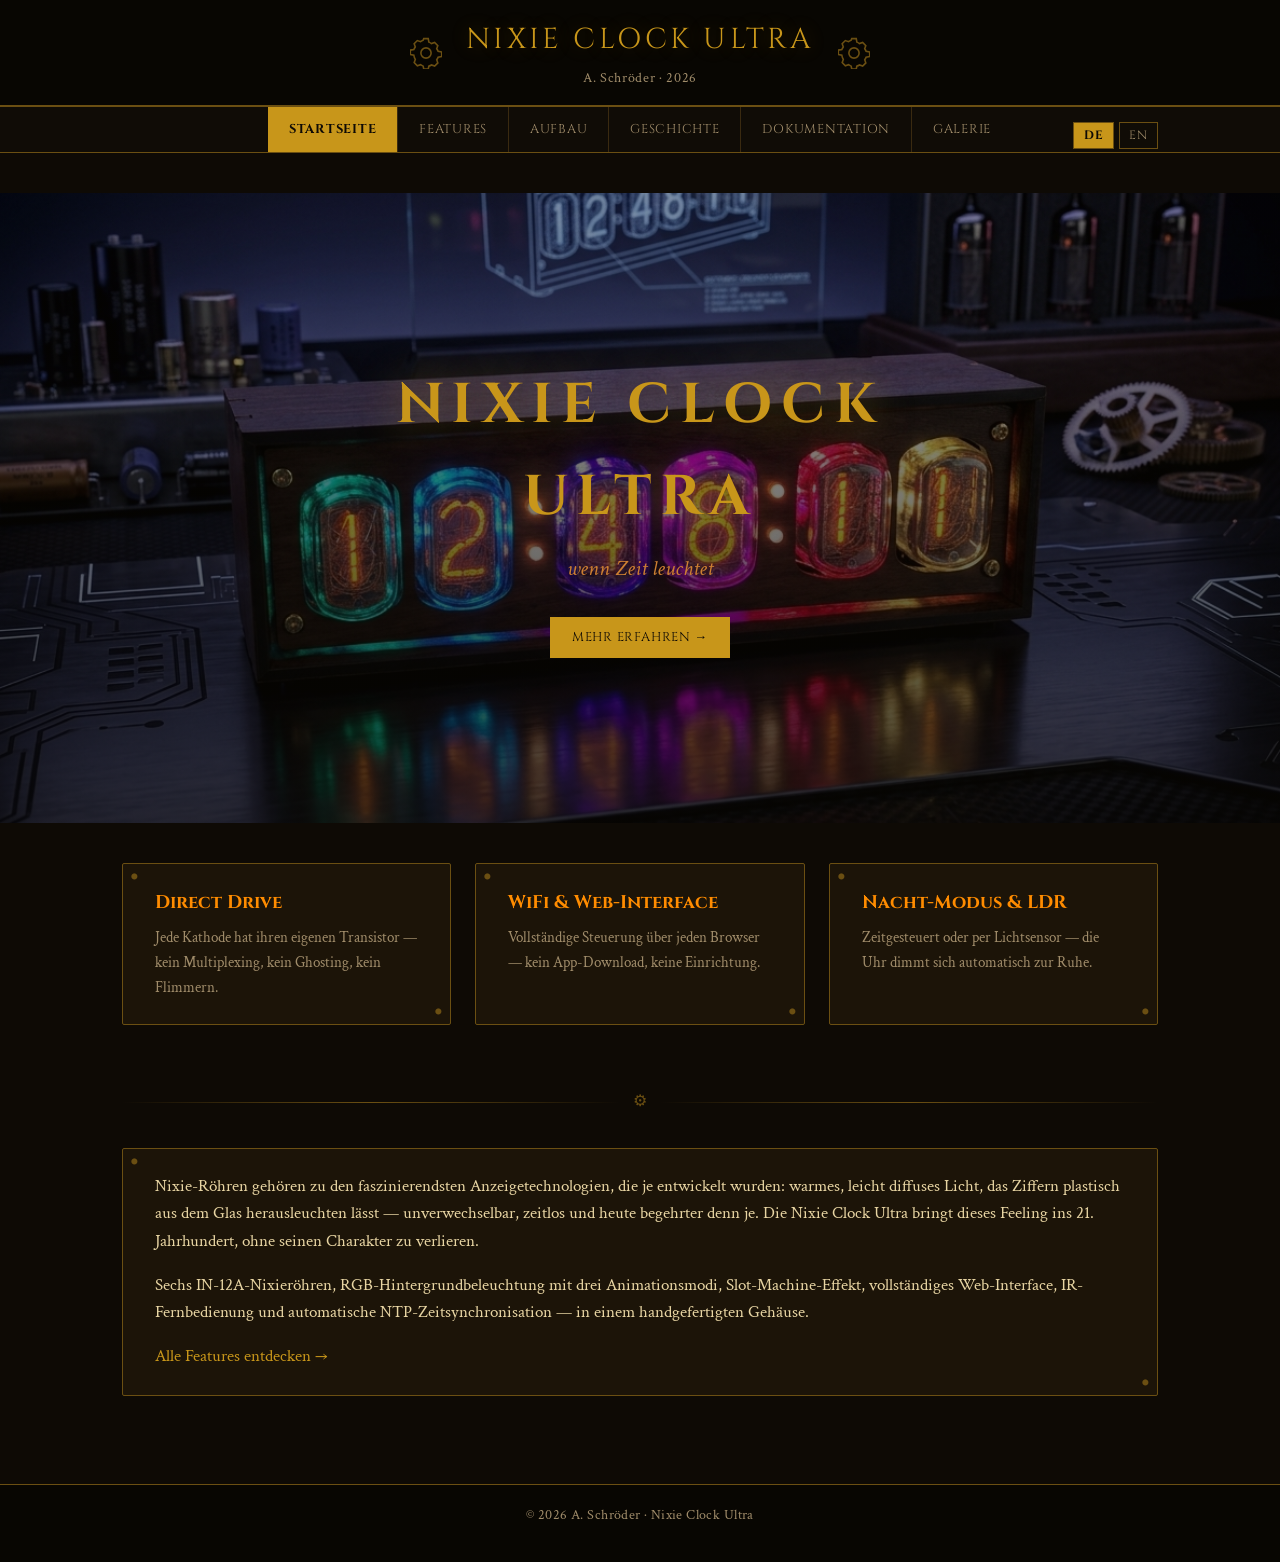
<file: docs/website/index.html>
<!DOCTYPE html>
<html lang="de">
<head>
  <meta charset="UTF-8">
  <meta name="viewport" content="width=device-width, initial-scale=1.0">
  <title>Nixie Clock Ultra</title>
  <link rel="stylesheet" href="css/style.css">
</head>
<body data-page="index">
  <header id="site-header"></header>
  <nav id="site-nav"></nav>
  <main>

    <section class="hero">
      <div class="hero-bg" style="background-image: url('img/Teaser.png'), url('img/placeholder-hero.svg')"></div>
      <div class="hero-overlay"></div>
      <div class="hero-content">
        <h1 class="hero-title" data-i18n="index.hero.title">NIXIE CLOCK ULTRA</h1>
        <p class="hero-tagline" data-i18n="index.hero.tagline">wenn Zeit leuchtet</p>
        <a href="features.html" class="btn btn-primary" data-i18n="index.hero.cta">Mehr erfahren &rarr;</a>
      </div>
    </section>

    <div class="container">
      <div class="highlight-grid" style="margin-top: 2.5rem;">
        <div class="panel highlight-card">
          <h3 data-i18n="index.highlight1.title">Direct Drive</h3>
          <p data-i18n="index.highlight1.body">Jede Kathode hat ihren eigenen Transistor &mdash; kein Multiplexing, kein Ghosting, kein Flimmern.</p>
        </div>
        <div class="panel highlight-card">
          <h3 data-i18n="index.highlight2.title">WiFi &amp; Web-Interface</h3>
          <p data-i18n="index.highlight2.body">Vollständige Steuerung über jeden Browser &mdash; kein App-Download, keine Einrichtung.</p>
        </div>
        <div class="panel highlight-card">
          <h3 data-i18n="index.highlight3.title">Nacht-Modus &amp; LDR</h3>
          <p data-i18n="index.highlight3.body">Zeitgesteuert oder per Lichtsensor &mdash; die Uhr dimmt sich automatisch zur Ruhe.</p>
        </div>
      </div>

      <div class="gear-divider">&#9881;</div>

      <div class="panel teaser-section">
        <p data-i18n="index.teaser.p1">Nixie-Röhren gehören zu den faszinierendsten Anzeigetechnologien, die je entwickelt wurden: warmes, leicht diffuses Licht, das Ziffern plastisch aus dem Glas herausleuchten lässt &mdash; unverwechselbar, zeitlos und heute begehrter denn je. Die Nixie Clock Ultra bringt dieses Feeling ins 21. Jahrhundert, ohne seinen Charakter zu verlieren.</p>
        <p data-i18n="index.teaser.p2">Sechs IN-12A-Nixieröhren, RGB-Hintergrundbeleuchtung mit drei Animationsmodi, Slot-Machine-Effekt, vollständiges Web-Interface, IR-Fernbedienung und automatische NTP-Zeitsynchronisation &mdash; in einem handgefertigten Gehäuse.</p>
        <p><a href="features.html" data-i18n="index.teaser.link">Alle Features entdecken &rarr;</a></p>
      </div>
    </div>

  </main>
  <footer id="site-footer"></footer>
  <script src="js/nav.js"></script>
  <script src="js/i18n-de.js"></script>
  <script src="js/i18n-en.js"></script>
  <script src="js/i18n.js"></script>
</body>
</html>
</file>
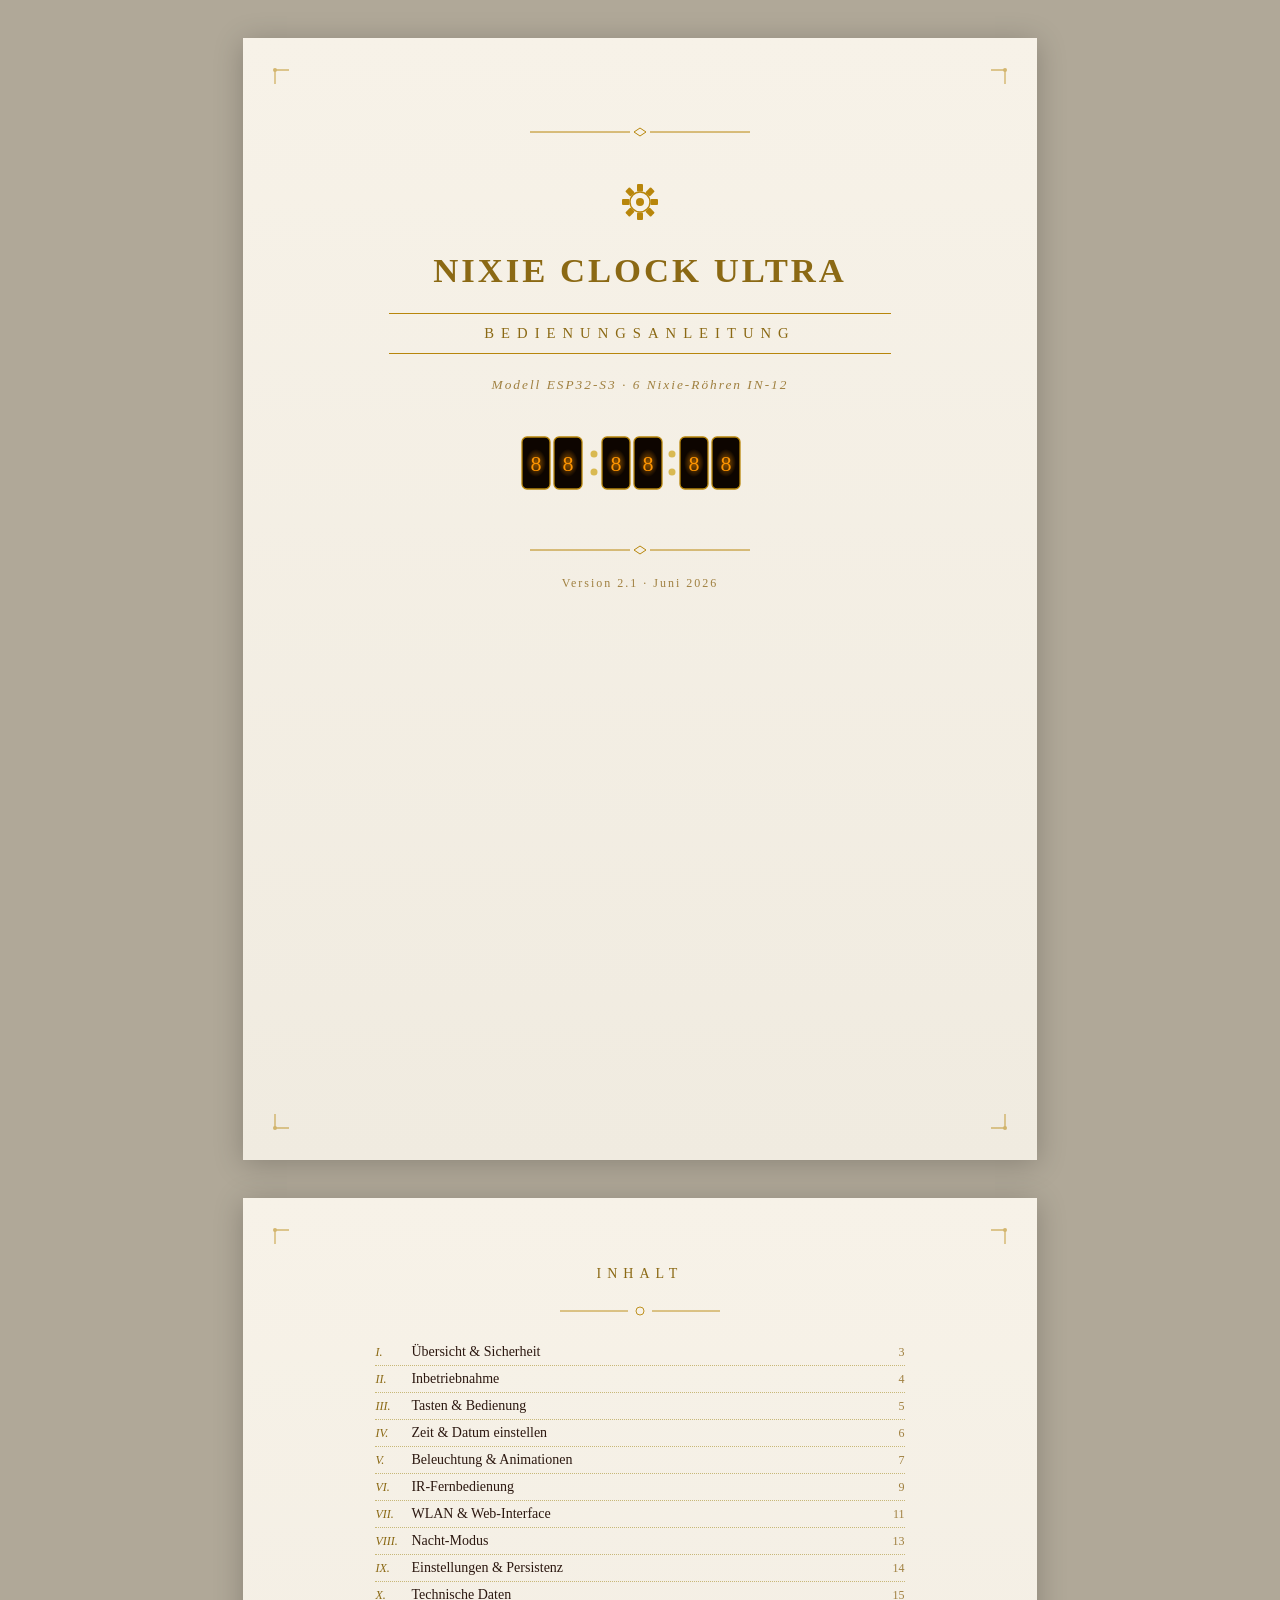
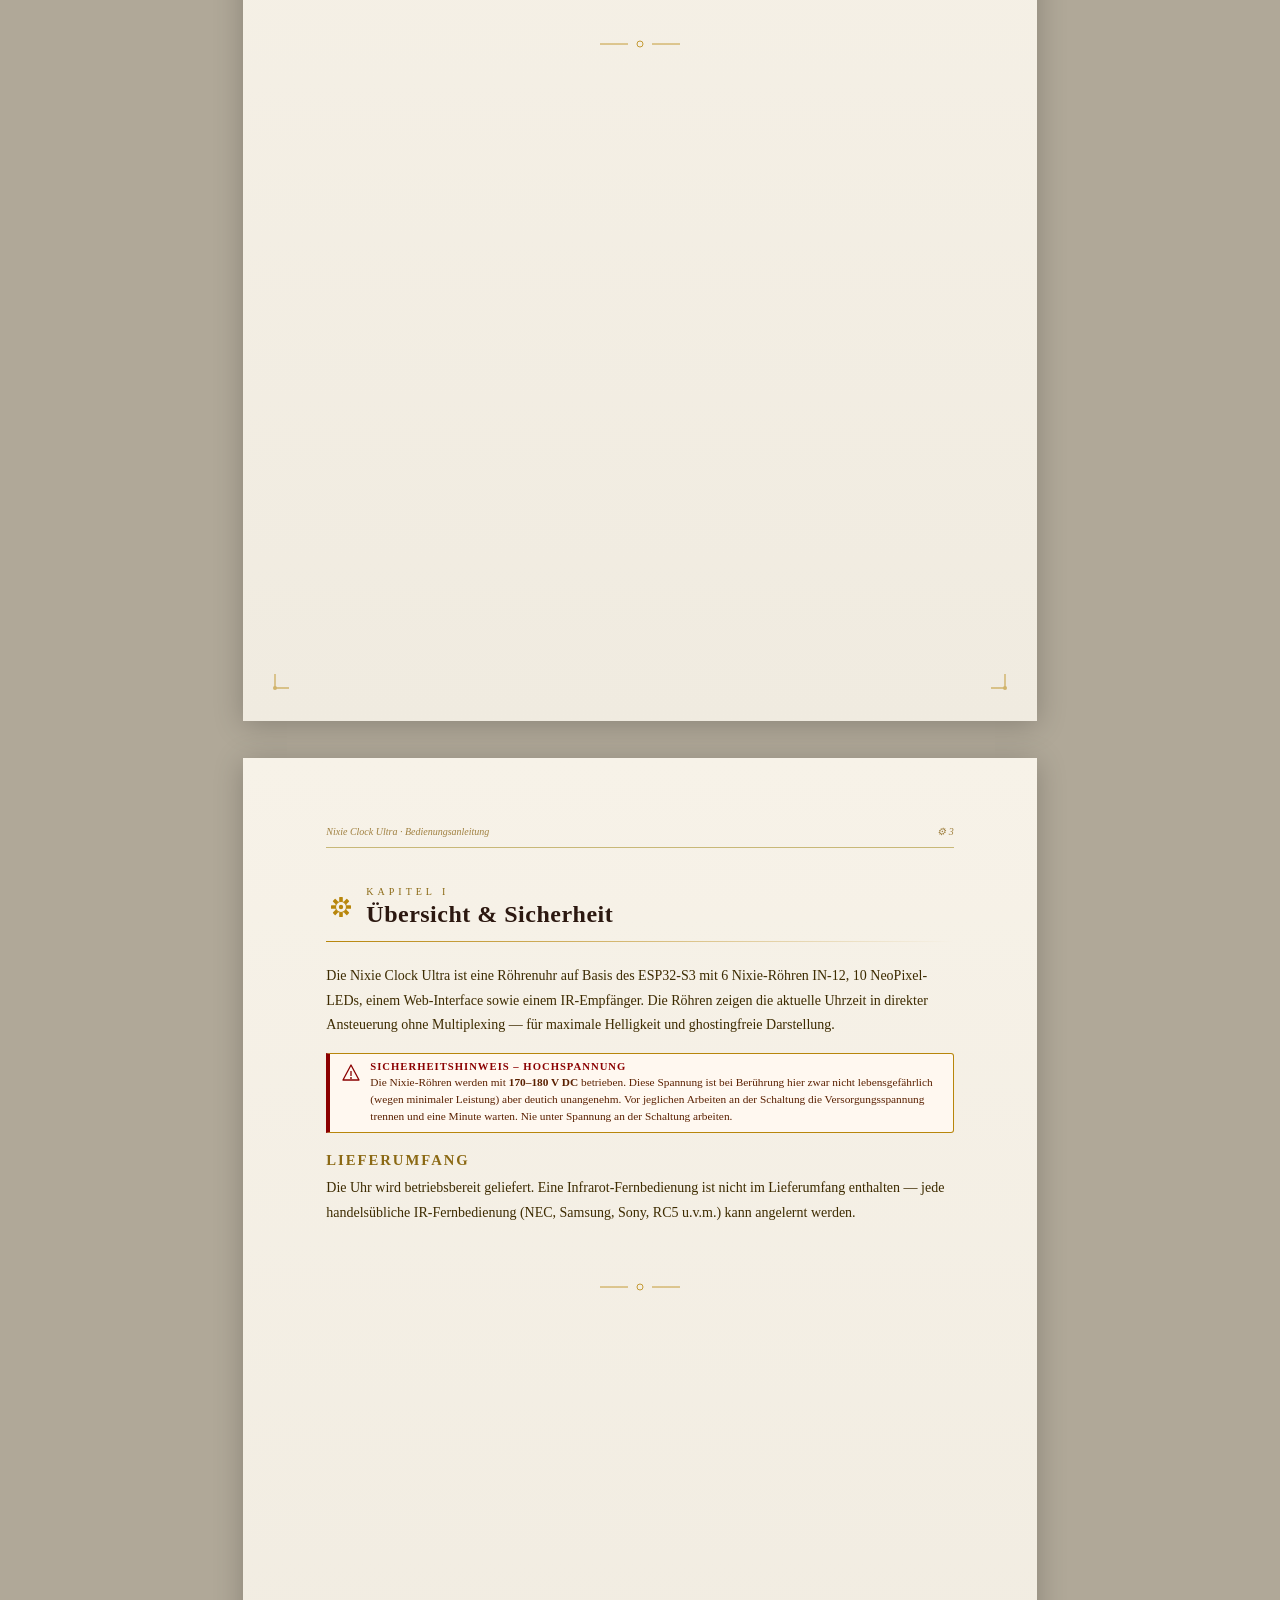
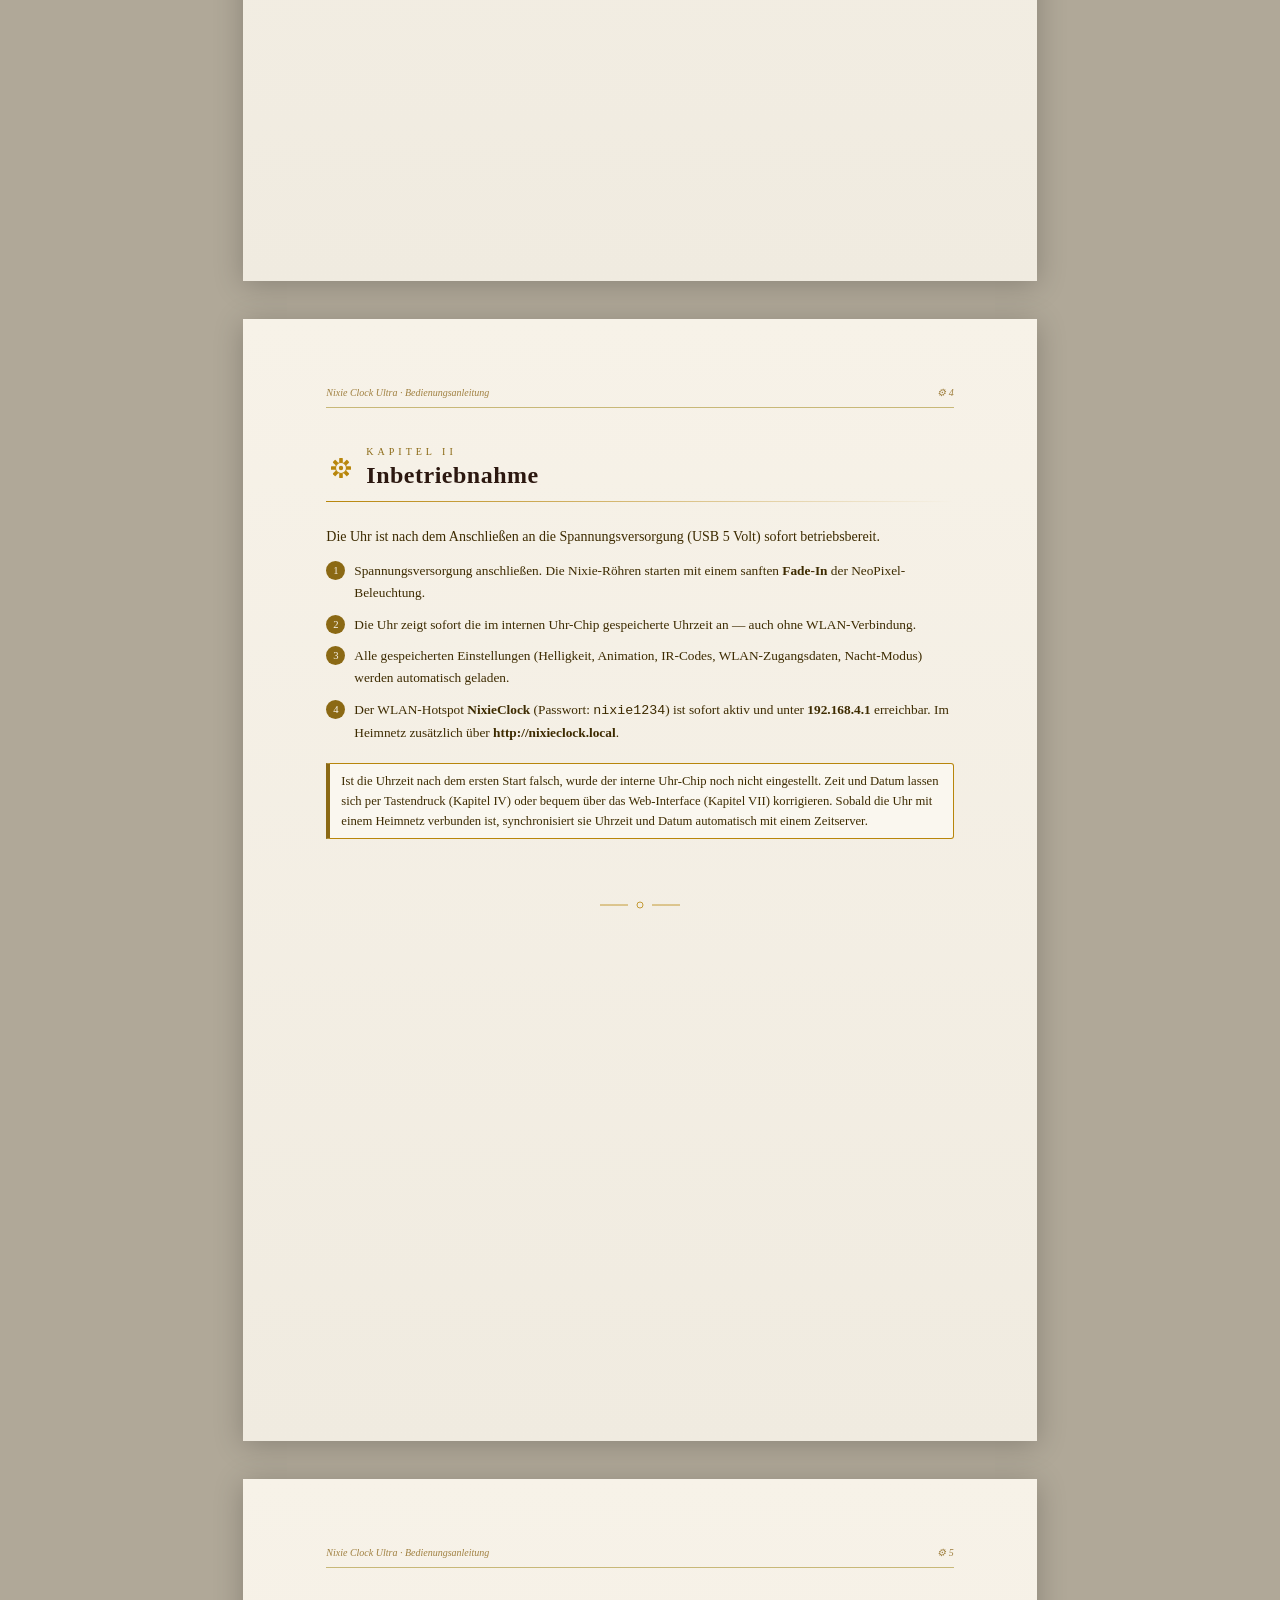
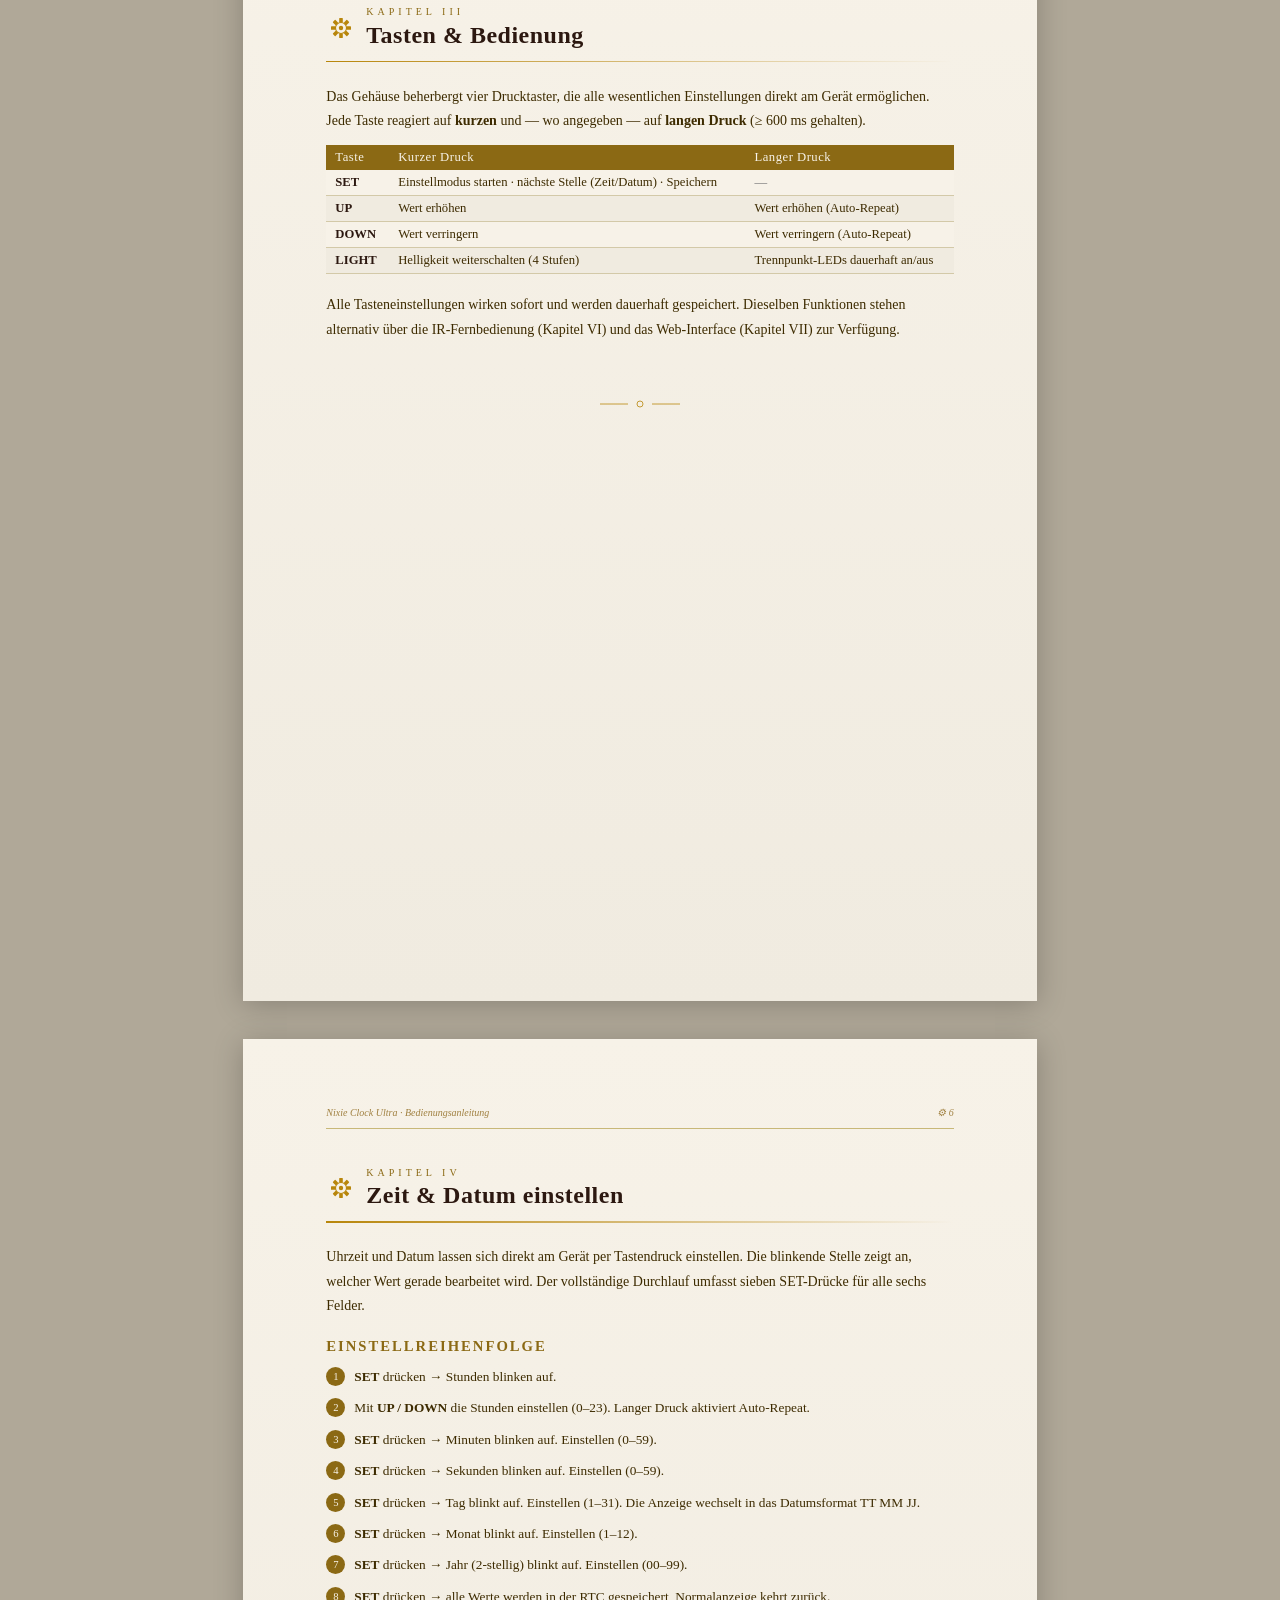
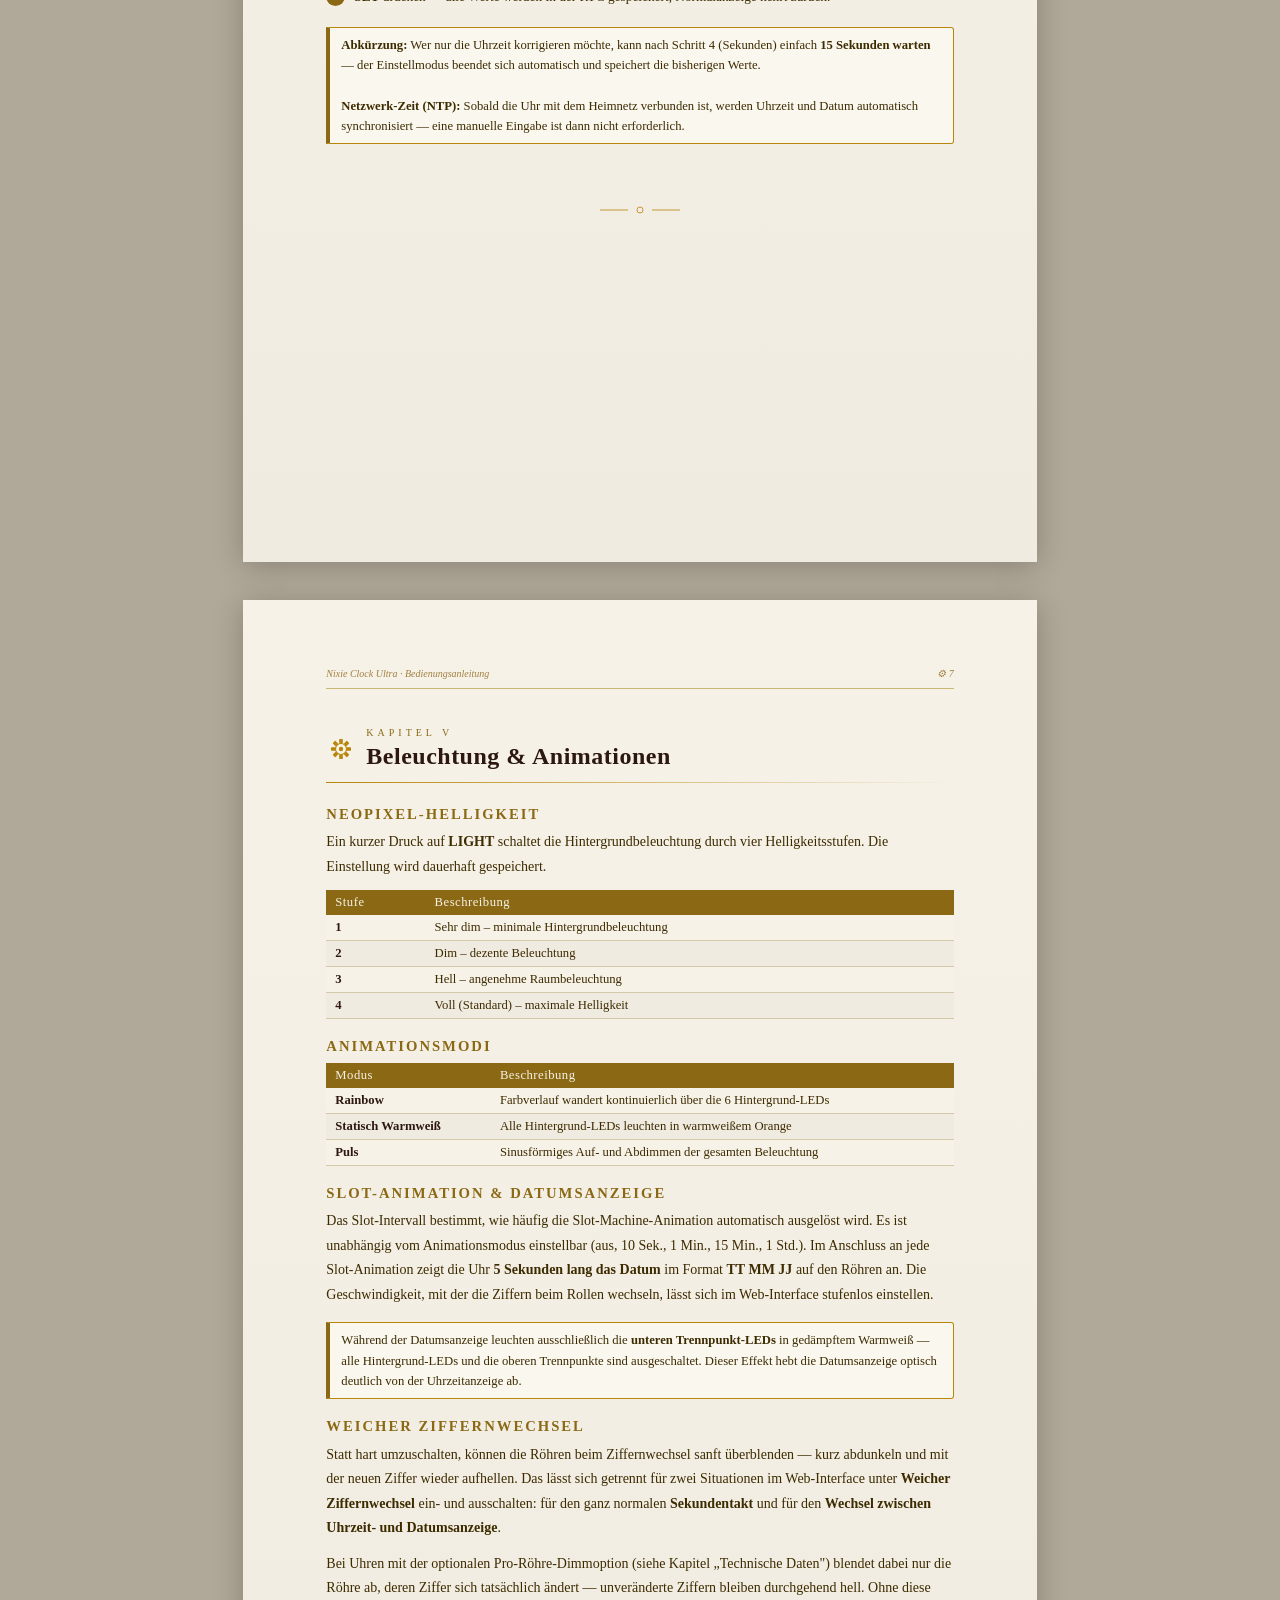
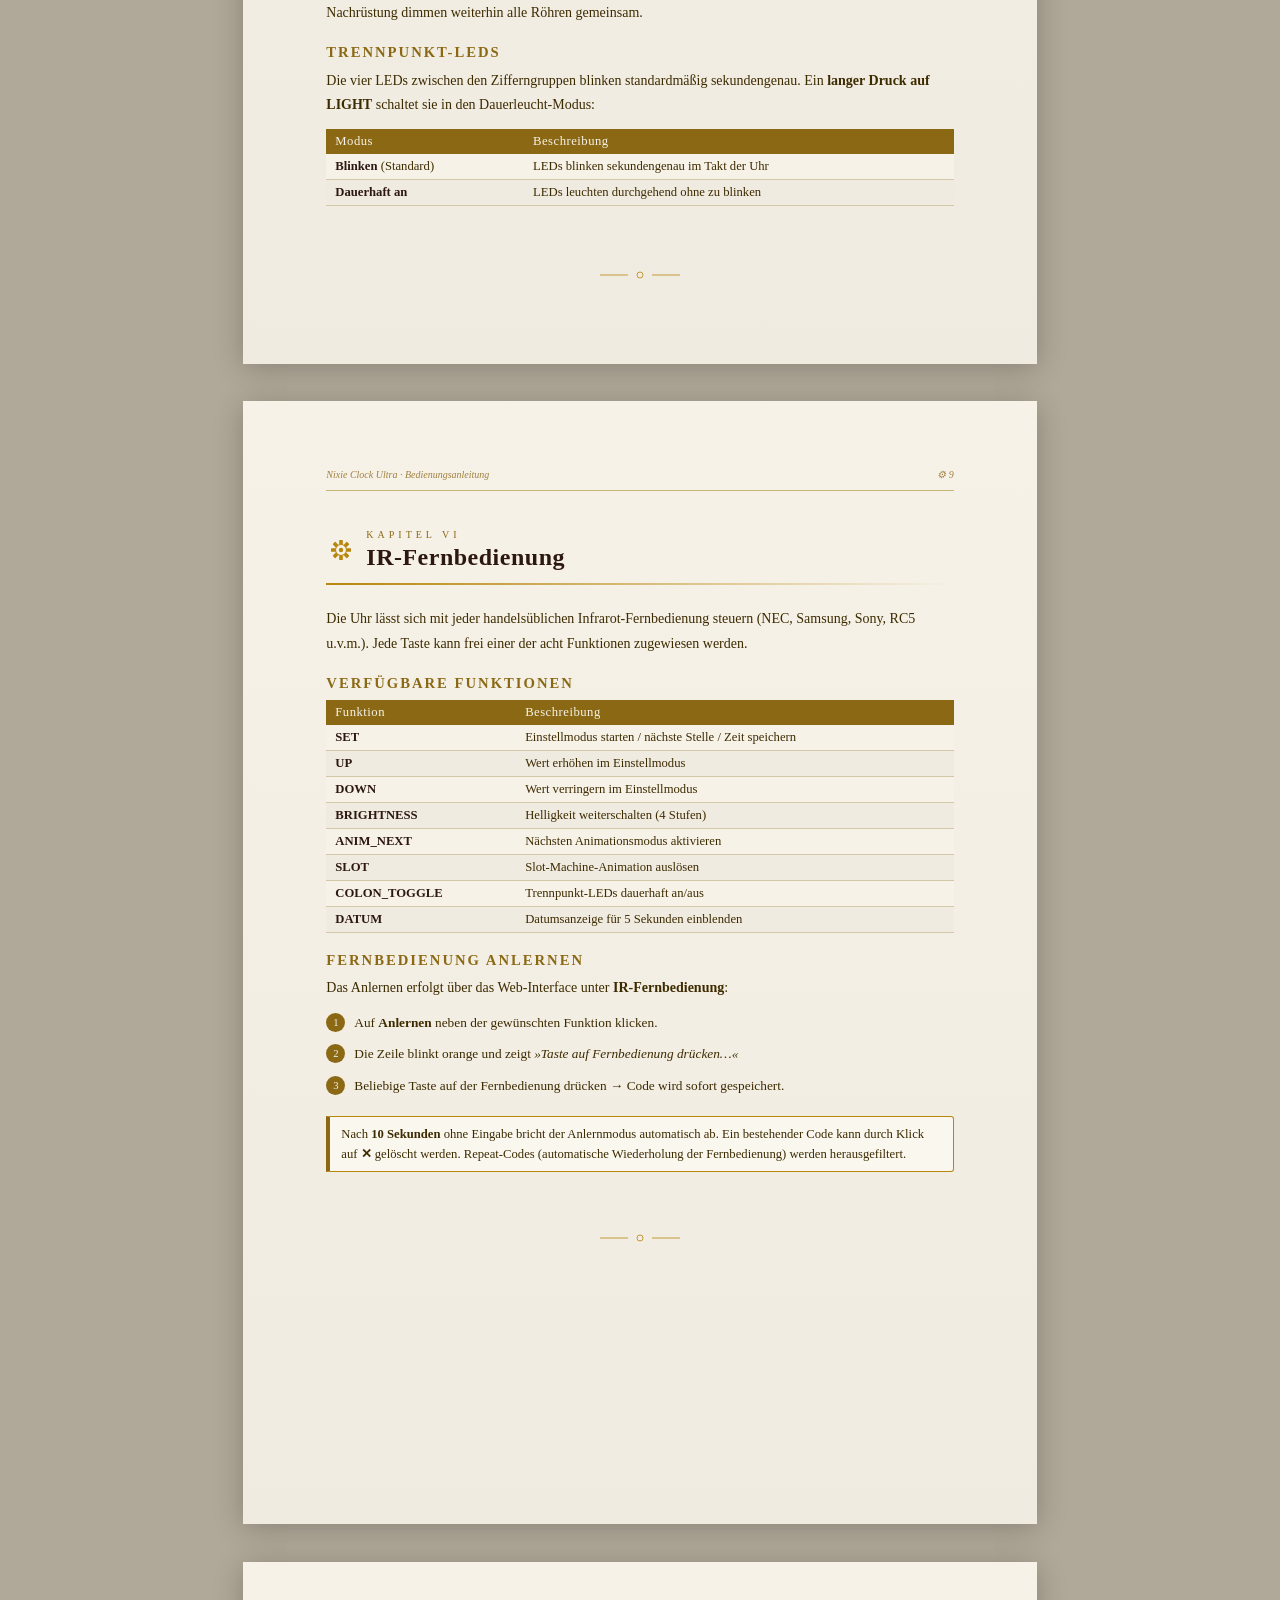
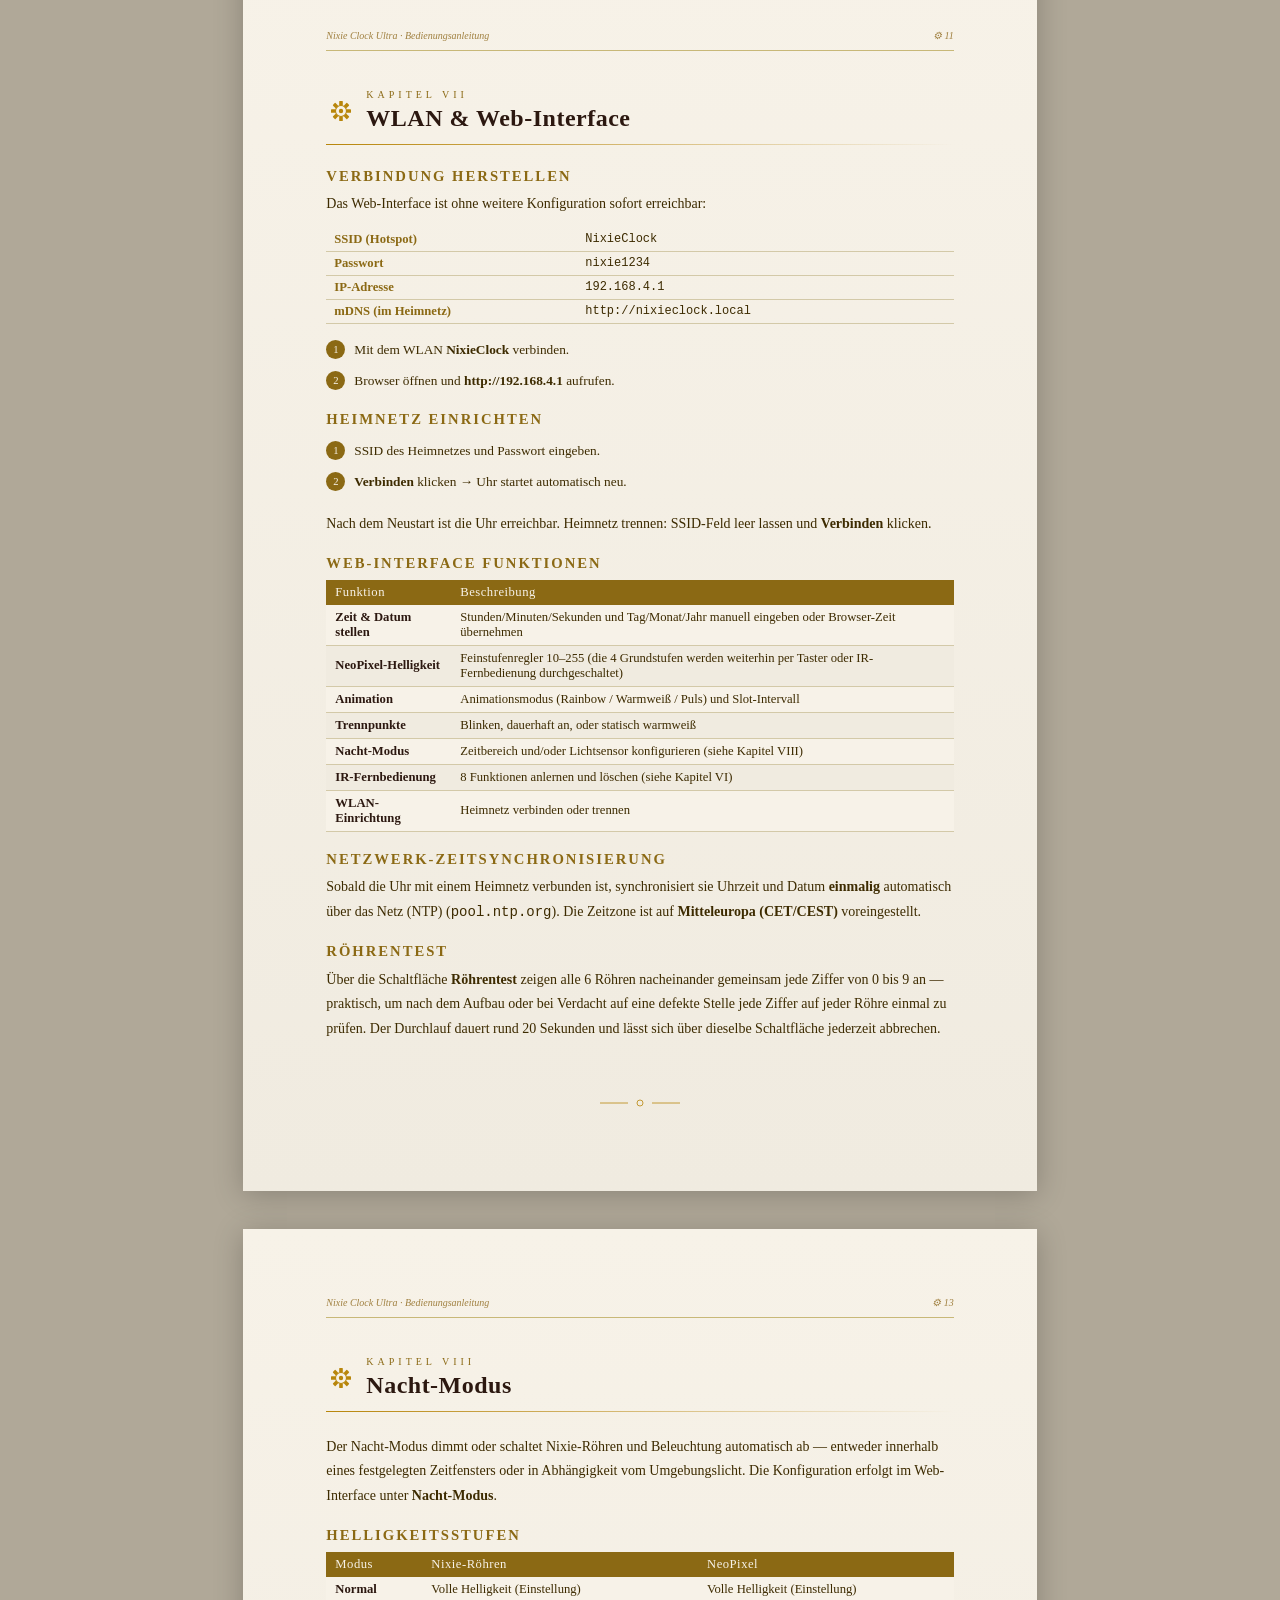
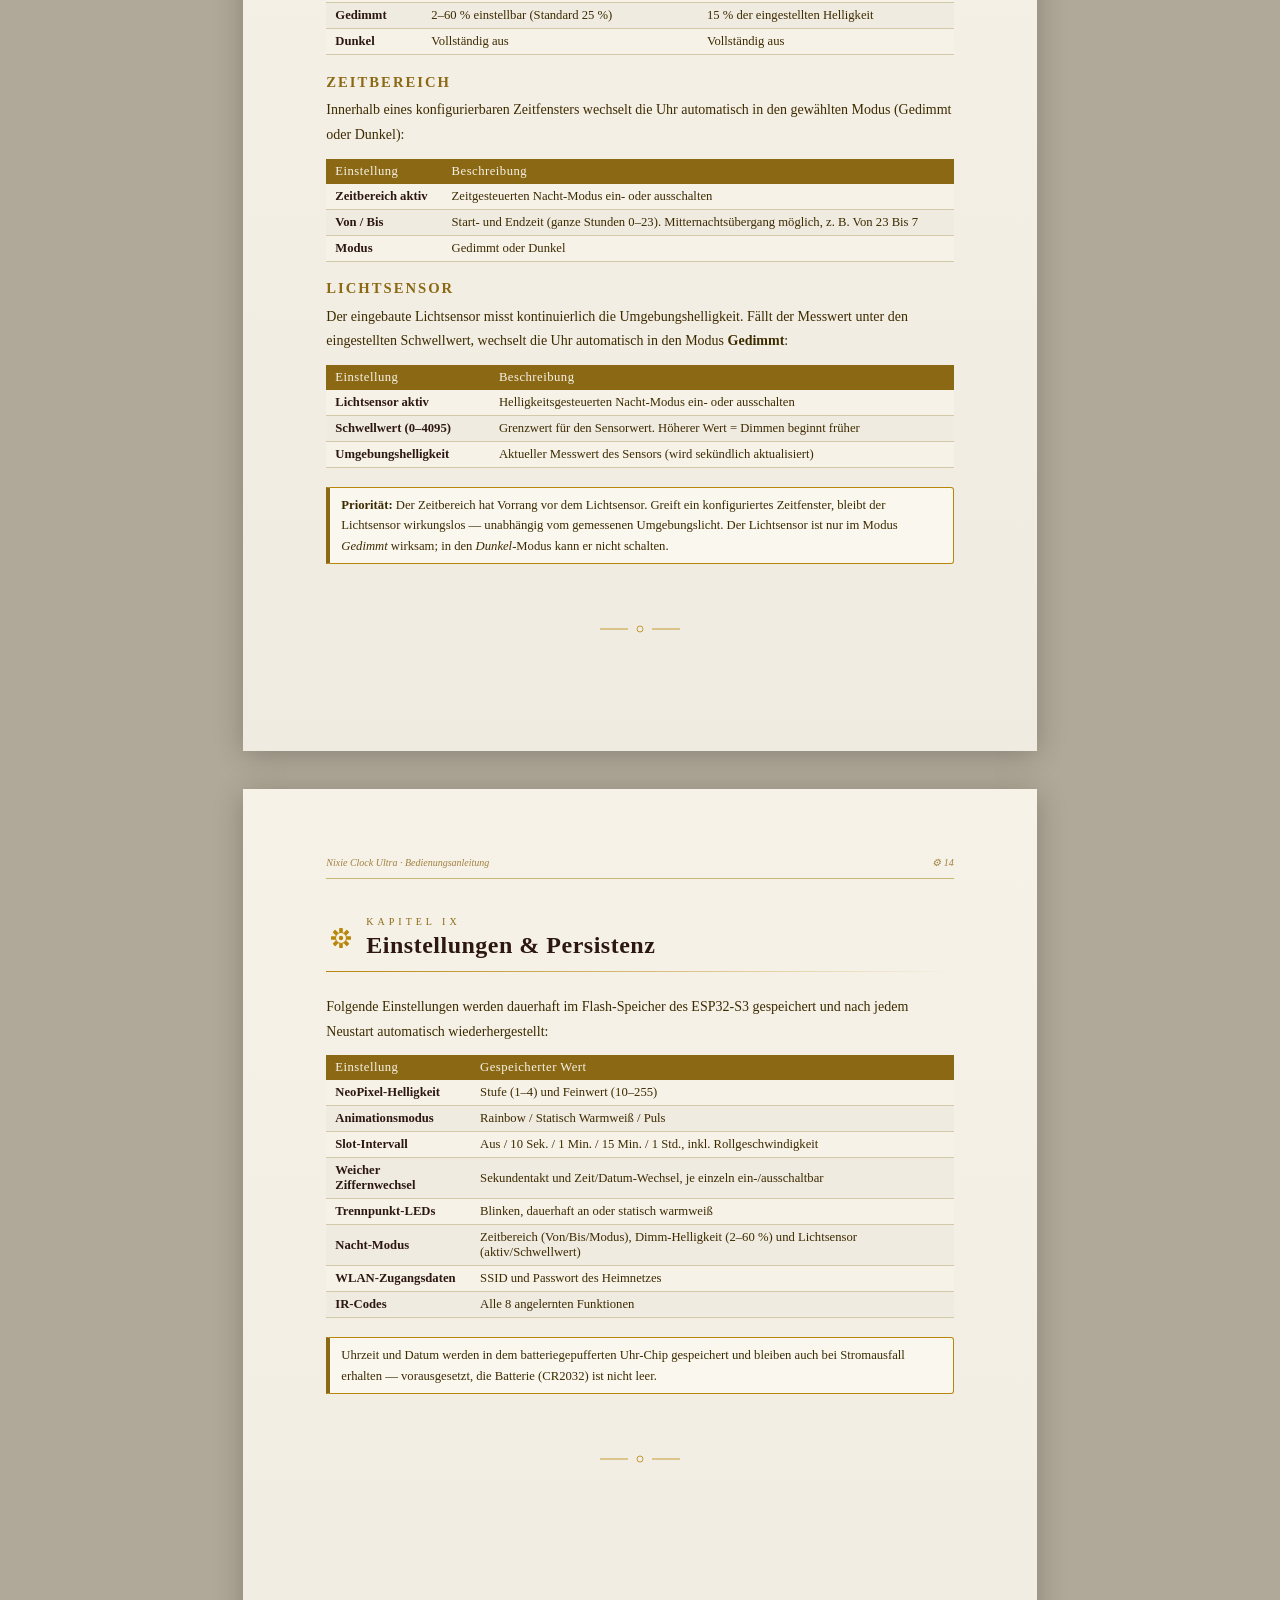
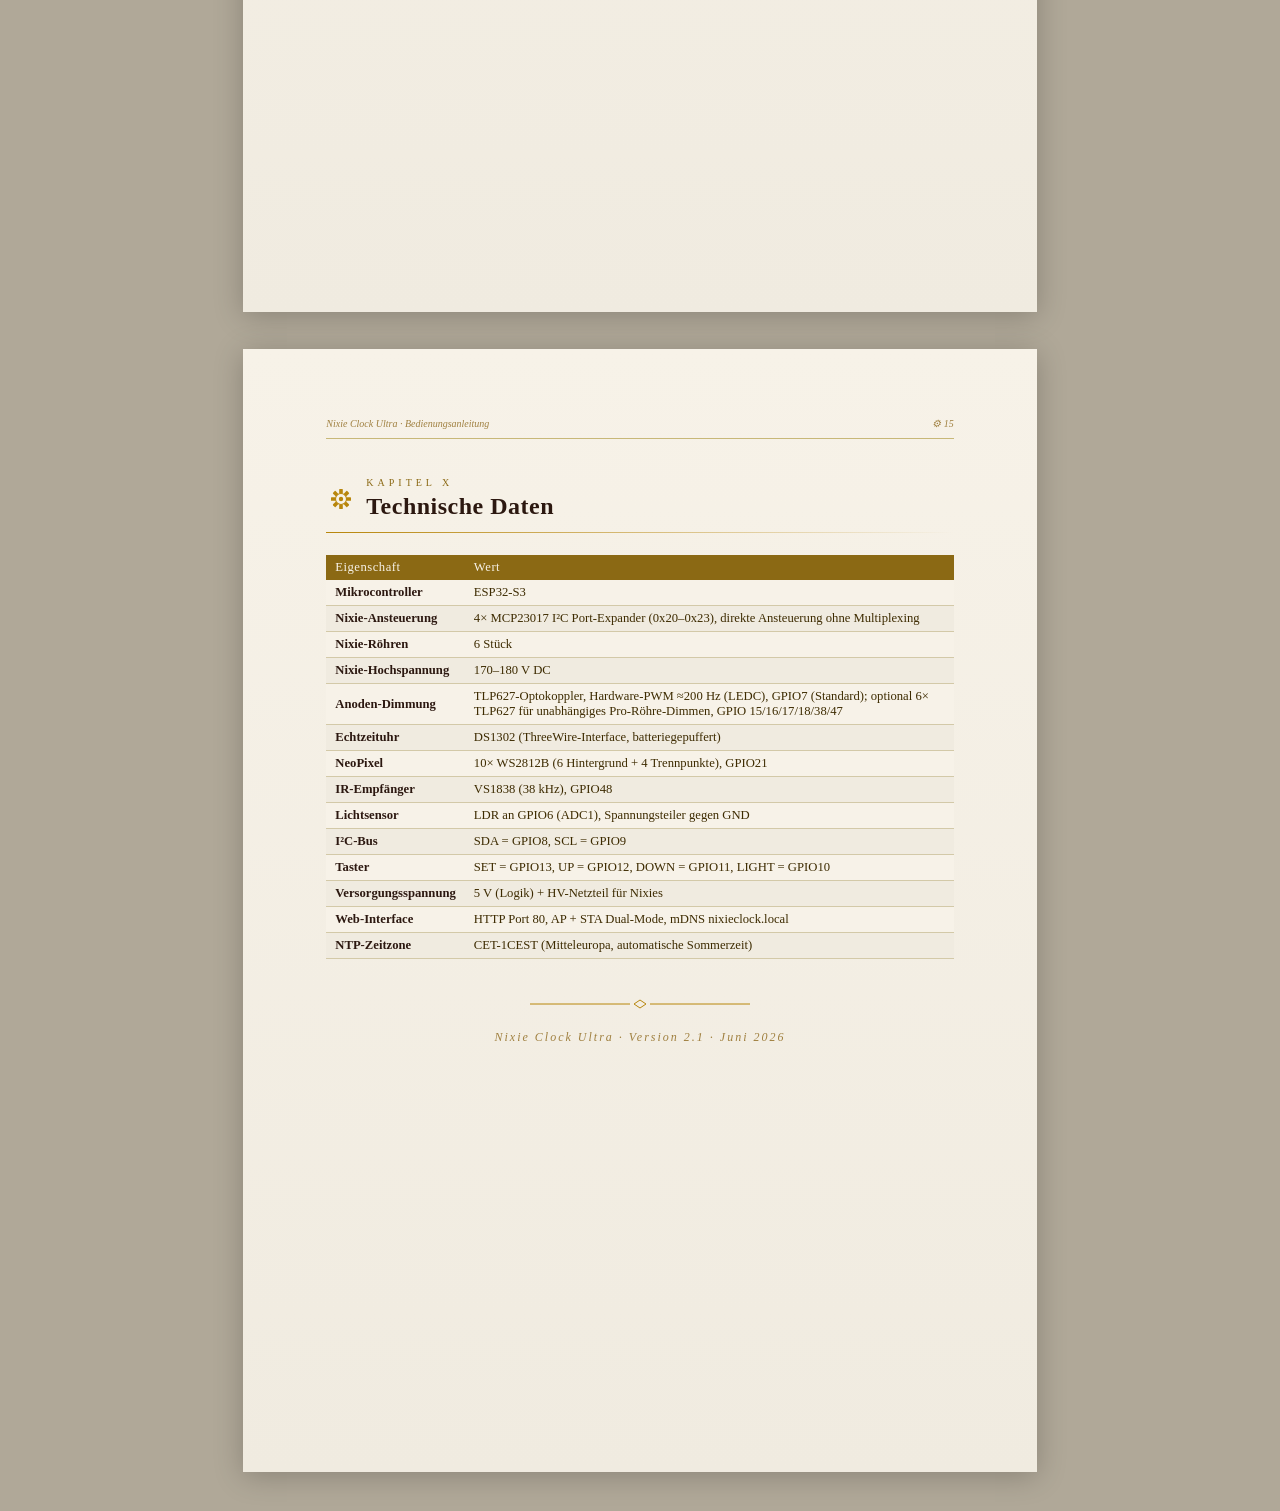
<file: docs/manual/nixie-clock-ultra-bedienungsanleitung.html>
<!DOCTYPE html>
<html lang="de">
<head>
<meta charset="UTF-8">
<meta name="viewport" content="width=device-width, initial-scale=1.0">
<title>Nixie Clock Ultra – Bedienungsanleitung</title>
<style>
/* ── Custom Properties ─────────────────────────────────────────── */
:root {
  --pg-light: #f7f2e8;
  --pg-dark:  #f0ebe0;
  --text-h:   #2c1810;
  --text-b:   #3d2b00;
  --gold:     #b8860b;
  --gold-dk:  #8b6914;
  --red-warn: #8b0000;
  --line:     #d3c9a8;
  --line-med: #c8b878;
  --hdr-txt:  #a08040;
  --warn-bg:  #fff8f0;
  --text-muted:    #777777;
  --red-warn-text: #5a2000;
  --info-bg: #faf7ef;
}

/* ── Reset ─────────────────────────────────────────────────────── */
*, *::before, *::after { box-sizing: border-box; margin: 0; padding: 0; }

/* ── Body & Screen Layout ──────────────────────────────────────── */
body {
  font-family: Georgia, 'Times New Roman', serif;
  background: #b0a898;
  color: var(--text-b);
}

/* ── Page Block ────────────────────────────────────────────────── */
.page {
  width: 210mm;
  min-height: 297mm;
  margin: 10mm auto;
  background: linear-gradient(180deg, var(--pg-light) 0%, var(--pg-dark) 100%);
  padding: 18mm 22mm 16mm;
  position: relative;
  box-shadow: 0 4px 28px rgba(0,0,0,0.22);
}

/* ── Corner Ornaments ──────────────────────────────────────────── */
.corner-tl { position: absolute; top: 8mm; left: 8mm; opacity: 0.55; }
.corner-tr { position: absolute; top: 8mm; right: 8mm; opacity: 0.55; }
.corner-bl { position: absolute; bottom: 8mm; left: 8mm; opacity: 0.55; }
.corner-br { position: absolute; bottom: 8mm; right: 8mm; opacity: 0.55; }

/* ── Running Header ────────────────────────────────────────────── */
.running-header {
  display: flex;
  justify-content: space-between;
  align-items: center;
  margin-bottom: 10mm;
  padding-bottom: 2.5mm;
  border-bottom: 0.3mm solid var(--line-med);
  font-size: 7.5pt;
  color: var(--hdr-txt);
  font-style: italic;
}

/* ── Chapter Title ─────────────────────────────────────────────── */
.chapter-title {
  display: flex;
  align-items: center;
  gap: 10px;
  margin-bottom: 3mm;
}
.chapter-label {
  font-size: 7.5pt;
  color: var(--gold-dk);
  letter-spacing: 4px;
  text-transform: uppercase;
  margin-bottom: 1mm;
}
.chapter-title h1 {
  font-size: 18pt;
  color: var(--text-h);
  letter-spacing: 0.5px;
  font-weight: bold;
  line-height: 1.2;
}
.chapter-rule {
  height: 0.3mm;
  background: linear-gradient(90deg, var(--gold), transparent);
  margin-bottom: 6mm;
}

/* ── Typography ────────────────────────────────────────────────── */
p  { font-size: 10.5pt; line-height: 1.75; margin-bottom: 3mm; color: var(--text-b); }
h2 { font-size: 11pt; color: var(--gold-dk); letter-spacing: 2px;
     text-transform: uppercase; margin: 5mm 0 2mm; font-weight: bold; }

/* ── Section Label ─────────────────────────────────────────────── */
.section-label {
  font-size: 8.5pt;
  color: var(--gold-dk);
  font-weight: bold;
  letter-spacing: 2px;
  text-transform: uppercase;
  margin: 5mm 0 2mm;
  border-bottom: 0.2mm solid var(--line);
  padding-bottom: 1mm;
}

/* ── Data Table ────────────────────────────────────────────────── */
.data-table { width: 100%; border-collapse: collapse; font-size: 9.5pt; margin: 2mm 0 5mm; }
.data-table thead tr { background: var(--gold-dk); }
.data-table thead th {
  color: var(--pg-light); padding: 5px 9px;
  text-align: left; font-weight: normal; letter-spacing: 0.5px;
}
.data-table tbody tr:nth-child(odd)  { background: var(--pg-light); }
.data-table tbody tr:nth-child(even) { background: var(--pg-dark); }
.data-table tbody td {
  padding: 5px 9px; border-bottom: 0.2mm solid var(--line); color: var(--text-b);
}
.data-table tbody td strong { color: var(--text-h); }
.data-table tbody td em { color: var(--text-muted); font-style: normal; }

/* ── Warning Box ───────────────────────────────────────────────── */
.warning-box {
  display: flex; gap: 9px; align-items: flex-start;
  border: 0.3mm solid var(--gold);
  border-left: 1.2mm solid var(--red-warn);
  background: var(--warn-bg);
  padding: 7px 11px;
  border-radius: 0 3px 3px 0;
  margin: 4mm 0;
}
.warn-title {
  font-size: 8pt; color: var(--red-warn); font-weight: bold;
  letter-spacing: 1px; text-transform: uppercase; margin-bottom: 2px;
}
.warning-box p { font-size: 8.5pt; color: var(--red-warn-text); margin: 0; line-height: 1.5; }

/* ── Numbered Steps ────────────────────────────────────────────── */
.steps { display: flex; flex-direction: column; gap: 2.5mm; margin: 3mm 0 5mm; }
.step  { display: flex; gap: 9px; align-items: flex-start; }
.step-num {
  width: 19px; height: 19px; flex-shrink: 0; border-radius: 50%;
  background: var(--gold-dk); color: var(--pg-light);
  font-size: 8pt; display: flex; align-items: center; justify-content: center;
  margin-top: 1px;
}
.step p { margin: 0; font-size: 10pt; line-height: 1.65; }

/* ── Info Box ──────────────────────────────────────────────────── */
.info-box {
  border: 0.3mm solid var(--gold);
  border-left: 1.2mm solid var(--gold-dk);
  background: var(--info-bg);
  padding: 7px 11px;
  border-radius: 0 3px 3px 0;
  margin: 4mm 0;
  font-size: 9.5pt;
  color: var(--text-b);
  line-height: 1.6;
}

/* ── Ornament Lines ────────────────────────────────────────────── */
.ornament-line  { display: block; margin: 5mm auto; }
.ornament-small { display: block; margin: 6mm auto; }

/* ── TOC ───────────────────────────────────────────────────────── */
.toc-heading {
  text-align: center;
  font-size: 10.5pt;
  color: var(--gold-dk);
  letter-spacing: 6px;
  text-transform: uppercase;
  margin-bottom: 6mm;
}
.toc-entry {
  display: flex; align-items: baseline; gap: 4px;
  padding: 5px 0; border-bottom: 0.2mm dotted var(--line-med);
  font-size: 10.5pt;
}
.toc-entry:last-child { border-bottom: none; }
.toc-num   { color: var(--gold-dk); min-width: 32px; font-style: italic; font-size: 9pt; }
.toc-title { color: var(--text-h); flex: 1; }
.toc-page  { color: var(--hdr-txt); font-size: 9pt; text-align: right; min-width: 18px; }

/* ── Connectivity Info Box ─────────────────────────────────────── */
.conn-table { width: 100%; border-collapse: collapse; font-size: 9.5pt; margin: 2mm 0 4mm; }
.conn-table td { padding: 4px 8px; border-bottom: 0.2mm solid var(--line); }
.conn-table td:first-child { color: var(--gold-dk); font-weight: bold; width: 40%; }
.conn-table td:last-child  { color: var(--text-b); font-family: 'Courier New', monospace; font-size: 9pt; }

/* ── Print ─────────────────────────────────────────────────────── */
@media print {
  @page { size: A4 portrait; margin: 0; }
  body  { background: none; }
  .page {
    margin: 0; box-shadow: none;
    width: 100%; min-height: 297mm;
    break-after: page;
  }
  .no-break { break-inside: avoid; }
  thead { display: table-header-group; }
}
</style>
</head>
<body>

<!-- ═══════════ TITELSEITE ═══════════ -->
<div class="page">
  <svg class="corner-tl" width="36" height="36" viewBox="0 0 36 36"><path d="M2,2 L2,16 M2,2 L16,2" stroke="#b8860b" stroke-width="1.4" fill="none"/><circle cx="2" cy="2" r="2" fill="#b8860b"/></svg>
  <svg class="corner-tr" width="36" height="36" viewBox="0 0 36 36"><path d="M34,2 L34,16 M34,2 L20,2" stroke="#b8860b" stroke-width="1.4" fill="none"/><circle cx="34" cy="2" r="2" fill="#b8860b"/></svg>
  <svg class="corner-bl" width="36" height="36" viewBox="0 0 36 36"><path d="M2,34 L2,20 M2,34 L16,34" stroke="#b8860b" stroke-width="1.4" fill="none"/><circle cx="2" cy="34" r="2" fill="#b8860b"/></svg>
  <svg class="corner-br" width="36" height="36" viewBox="0 0 36 36"><path d="M34,34 L34,20 M34,34 L20,34" stroke="#b8860b" stroke-width="1.4" fill="none"/><circle cx="34" cy="34" r="2" fill="#b8860b"/></svg>

  <svg class="ornament-line" width="220" height="14" viewBox="0 0 220 14">
    <line x1="0" y1="7" x2="100" y2="7" stroke="#b8860b" stroke-width="1"/>
    <polygon points="104,7 110,3 116,7 110,11" fill="none" stroke="#b8860b" stroke-width="1"/>
    <line x1="120" y1="7" x2="220" y2="7" stroke="#b8860b" stroke-width="1"/>
  </svg>

  <div style="text-align:center;margin:10mm 0 8mm">
    <svg width="52" height="52" viewBox="0 0 52 52" style="display:block;margin:0 auto 6mm">
      <g transform="translate(26,26)">
        <circle r="10" fill="var(--pg-light)" stroke="var(--gold)" stroke-width="1.4"/>
        <circle r="4"  fill="var(--gold)"/>
        <rect x="-3" y="-18" width="6" height="7.5" rx="1" fill="var(--gold)" transform="rotate(0)"/>
        <rect x="-3" y="-18" width="6" height="7.5" rx="1" fill="var(--gold)" transform="rotate(45)"/>
        <rect x="-3" y="-18" width="6" height="7.5" rx="1" fill="var(--gold)" transform="rotate(90)"/>
        <rect x="-3" y="-18" width="6" height="7.5" rx="1" fill="var(--gold)" transform="rotate(135)"/>
        <rect x="-3" y="-18" width="6" height="7.5" rx="1" fill="var(--gold)" transform="rotate(180)"/>
        <rect x="-3" y="-18" width="6" height="7.5" rx="1" fill="var(--gold)" transform="rotate(225)"/>
        <rect x="-3" y="-18" width="6" height="7.5" rx="1" fill="var(--gold)" transform="rotate(270)"/>
        <rect x="-3" y="-18" width="6" height="7.5" rx="1" fill="var(--gold)" transform="rotate(315)"/>
      </g>
    </svg>

    <div style="font-size:26pt;font-weight:bold;color:var(--gold-dk);letter-spacing:3px;text-transform:uppercase">
      Nixie Clock Ultra
    </div>

    <div style="margin:6mm auto;width:80%;border-top:0.4mm solid var(--gold);border-bottom:0.4mm solid var(--gold);padding:3mm 0">
      <div style="font-size:11pt;color:var(--gold-dk);letter-spacing:7px;text-transform:uppercase">
        Bedienungsanleitung
      </div>
    </div>

    <div style="font-size:10pt;color:var(--hdr-txt);letter-spacing:2px;font-style:italic">
      Modell ESP32-S3 &middot; 6 Nixie-Röhren IN-12
    </div>
  </div>

  <div style="text-align:center;margin:10mm 0">
    <svg width="240" height="70" viewBox="0 0 240 70">
      <defs>
        <radialGradient id="nixieGlow" cx="50%" cy="50%" r="50%">
          <stop offset="0%"   stop-color="#ff9500" stop-opacity="0.55"/>
          <stop offset="100%" stop-color="#ff9500" stop-opacity="0"/>
        </radialGradient>
      </defs>
      <rect x="2"   y="6" width="28" height="52" rx="5" fill="#0d0500" stroke="#b8860b" stroke-width="1.3"/>
      <ellipse cx="16"  cy="32" rx="10" ry="14" fill="url(#nixieGlow)"/>
      <text x="16"  y="40" text-anchor="middle" font-size="22" font-family="Georgia,serif" fill="#ff9500">8</text>
      <rect x="34"  y="6" width="28" height="52" rx="5" fill="#0d0500" stroke="#b8860b" stroke-width="1.3"/>
      <ellipse cx="48"  cy="32" rx="10" ry="14" fill="url(#nixieGlow)"/>
      <text x="48"  y="40" text-anchor="middle" font-size="22" font-family="Georgia,serif" fill="#ff9500">8</text>
      <circle cx="74"  cy="23" r="3.5" fill="#d4af37" opacity="0.85"/>
      <circle cx="74"  cy="41" r="3.5" fill="#d4af37" opacity="0.85"/>
      <rect x="82"  y="6" width="28" height="52" rx="5" fill="#0d0500" stroke="#b8860b" stroke-width="1.3"/>
      <ellipse cx="96"  cy="32" rx="10" ry="14" fill="url(#nixieGlow)"/>
      <text x="96"  y="40" text-anchor="middle" font-size="22" font-family="Georgia,serif" fill="#ff9500">8</text>
      <rect x="114" y="6" width="28" height="52" rx="5" fill="#0d0500" stroke="#b8860b" stroke-width="1.3"/>
      <ellipse cx="128" cy="32" rx="10" ry="14" fill="url(#nixieGlow)"/>
      <text x="128" y="40" text-anchor="middle" font-size="22" font-family="Georgia,serif" fill="#ff9500">8</text>
      <circle cx="152" cy="23" r="3.5" fill="#d4af37" opacity="0.85"/>
      <circle cx="152" cy="41" r="3.5" fill="#d4af37" opacity="0.85"/>
      <rect x="160" y="6" width="28" height="52" rx="5" fill="#0d0500" stroke="#b8860b" stroke-width="1.3"/>
      <ellipse cx="174" cy="32" rx="10" ry="14" fill="url(#nixieGlow)"/>
      <text x="174" y="40" text-anchor="middle" font-size="22" font-family="Georgia,serif" fill="#ff9500">8</text>
      <rect x="192" y="6" width="28" height="52" rx="5" fill="#0d0500" stroke="#b8860b" stroke-width="1.3"/>
      <ellipse cx="206" cy="32" rx="10" ry="14" fill="url(#nixieGlow)"/>
      <text x="206" y="40" text-anchor="middle" font-size="22" font-family="Georgia,serif" fill="#ff9500">8</text>
    </svg>
  </div>

  <svg class="ornament-line" width="220" height="14" viewBox="0 0 220 14">
    <line x1="0" y1="7" x2="100" y2="7" stroke="#b8860b" stroke-width="1"/>
    <polygon points="104,7 110,3 116,7 110,11" fill="none" stroke="#b8860b" stroke-width="1"/>
    <line x1="120" y1="7" x2="220" y2="7" stroke="#b8860b" stroke-width="1"/>
  </svg>

  <div style="text-align:center;margin-top:5mm">
    <div style="font-size:9pt;color:var(--hdr-txt);letter-spacing:2px">Version 2.1 &middot; Juni 2026</div>
  </div>
</div>

<!-- ═══════════ INHALTSVERZEICHNIS ═══════════ -->
<div class="page">
  <svg class="corner-tl" width="36" height="36" viewBox="0 0 36 36"><path d="M2,2 L2,16 M2,2 L16,2" stroke="#b8860b" stroke-width="1.4" fill="none"/><circle cx="2" cy="2" r="2" fill="#b8860b"/></svg>
  <svg class="corner-tr" width="36" height="36" viewBox="0 0 36 36"><path d="M34,2 L34,16 M34,2 L20,2" stroke="#b8860b" stroke-width="1.4" fill="none"/><circle cx="34" cy="2" r="2" fill="#b8860b"/></svg>
  <svg class="corner-bl" width="36" height="36" viewBox="0 0 36 36"><path d="M2,34 L2,20 M2,34 L16,34" stroke="#b8860b" stroke-width="1.4" fill="none"/><circle cx="2" cy="34" r="2" fill="#b8860b"/></svg>
  <svg class="corner-br" width="36" height="36" viewBox="0 0 36 36"><path d="M34,34 L34,20 M34,34 L20,34" stroke="#b8860b" stroke-width="1.4" fill="none"/><circle cx="34" cy="34" r="2" fill="#b8860b"/></svg>

  <div style="max-width:140mm;margin:0 auto">
    <div class="toc-heading">Inhalt</div>
    <svg class="ornament-line" width="160" height="12" viewBox="0 0 160 12">
      <line x1="0" y1="6" x2="68" y2="6" stroke="#b8860b" stroke-width="0.9"/>
      <circle cx="80" cy="6" r="4" fill="none" stroke="#b8860b" stroke-width="0.9"/>
      <line x1="92" y1="6" x2="160" y2="6" stroke="#b8860b" stroke-width="0.9"/>
    </svg>

    <div style="margin-top:6mm">
      <div class="toc-entry">
        <span class="toc-num">I.</span>
        <span class="toc-title">Übersicht &amp; Sicherheit</span>
        <span class="toc-page">3</span>
      </div>
      <div class="toc-entry">
        <span class="toc-num">II.</span>
        <span class="toc-title">Inbetriebnahme</span>
        <span class="toc-page">4</span>
      </div>
      <div class="toc-entry">
        <span class="toc-num">III.</span>
        <span class="toc-title">Tasten &amp; Bedienung</span>
        <span class="toc-page">5</span>
      </div>
      <div class="toc-entry">
        <span class="toc-num">IV.</span>
        <span class="toc-title">Zeit &amp; Datum einstellen</span>
        <span class="toc-page">6</span>
      </div>
      <div class="toc-entry">
        <span class="toc-num">V.</span>
        <span class="toc-title">Beleuchtung &amp; Animationen</span>
        <span class="toc-page">7</span>
      </div>
      <div class="toc-entry">
        <span class="toc-num">VI.</span>
        <span class="toc-title">IR-Fernbedienung</span>
        <span class="toc-page">9</span>
      </div>
      <div class="toc-entry">
        <span class="toc-num">VII.</span>
        <span class="toc-title">WLAN &amp; Web-Interface</span>
        <span class="toc-page">11</span>
      </div>
      <div class="toc-entry">
        <span class="toc-num">VIII.</span>
        <span class="toc-title">Nacht-Modus</span>
        <span class="toc-page">13</span>
      </div>
      <div class="toc-entry">
        <span class="toc-num">IX.</span>
        <span class="toc-title">Einstellungen &amp; Persistenz</span>
        <span class="toc-page">14</span>
      </div>
      <div class="toc-entry">
        <span class="toc-num">X.</span>
        <span class="toc-title">Technische Daten</span>
        <span class="toc-page">15</span>
      </div>
    </div>

    <div style="margin-top:8mm;text-align:center">
      <svg class="ornament-small" width="80" height="10" viewBox="0 0 80 10">
        <line x1="0" y1="5" x2="28" y2="5" stroke="#b8860b" stroke-width="0.8"/>
        <circle cx="40" cy="5" r="3" fill="none" stroke="#b8860b" stroke-width="0.8"/>
        <line x1="52" y1="5" x2="80" y2="5" stroke="#b8860b" stroke-width="0.8"/>
      </svg>
    </div>
  </div>
</div>

<!-- ═══════════ KAPITEL I ═══════════ -->
<div class="page">
  <div class="running-header">
    <span>Nixie Clock Ultra &middot; Bedienungsanleitung</span>
    <span>⚙ 3</span>
  </div>

  <div class="chapter-title">
    <svg width="30" height="30" viewBox="0 0 30 30" style="flex-shrink:0"><g transform="translate(15,15)"><circle r="5.5" fill="var(--pg-light)" stroke="var(--gold)" stroke-width="1.1"/><circle r="2.2" fill="var(--gold)"/><rect x="-1.8" y="-10" width="3.6" height="4.5" rx="0.6" fill="var(--gold)" transform="rotate(0)"/><rect x="-1.8" y="-10" width="3.6" height="4.5" rx="0.6" fill="var(--gold)" transform="rotate(45)"/><rect x="-1.8" y="-10" width="3.6" height="4.5" rx="0.6" fill="var(--gold)" transform="rotate(90)"/><rect x="-1.8" y="-10" width="3.6" height="4.5" rx="0.6" fill="var(--gold)" transform="rotate(135)"/><rect x="-1.8" y="-10" width="3.6" height="4.5" rx="0.6" fill="var(--gold)" transform="rotate(180)"/><rect x="-1.8" y="-10" width="3.6" height="4.5" rx="0.6" fill="var(--gold)" transform="rotate(225)"/><rect x="-1.8" y="-10" width="3.6" height="4.5" rx="0.6" fill="var(--gold)" transform="rotate(270)"/><rect x="-1.8" y="-10" width="3.6" height="4.5" rx="0.6" fill="var(--gold)" transform="rotate(315)"/></g></svg>
    <div>
      <div class="chapter-label">Kapitel I</div>
      <h1>Übersicht &amp; Sicherheit</h1>
    </div>
  </div>
  <div class="chapter-rule"></div>

  <p>Die Nixie Clock Ultra ist eine Röhrenuhr auf Basis des ESP32-S3 mit 6 Nixie-Röhren IN-12, 10 NeoPixel-LEDs, einem Web-Interface sowie einem IR-Empfänger. Die Röhren zeigen die aktuelle Uhrzeit in direkter Ansteuerung ohne Multiplexing — für maximale Helligkeit und ghostingfreie Darstellung.</p>

  <div class="warning-box no-break">
    <svg width="20" height="20" viewBox="0 0 20 20" style="flex-shrink:0;margin-top:2px">
      <polygon points="10,2 18,17 2,17" fill="none" stroke="#8b0000" stroke-width="1.3" stroke-linejoin="round"/>
      <line x1="10" y1="8" x2="10" y2="13" stroke="#8b0000" stroke-width="1.3"/>
      <circle cx="10" cy="15" r="0.9" fill="#8b0000"/>
    </svg>
    <div>
      <div class="warn-title">Sicherheitshinweis – Hochspannung</div>
      <p>Die Nixie-Röhren werden mit <strong>170–180 V DC</strong> betrieben. Diese Spannung ist bei Berührung hier zwar nicht lebensgefährlich (wegen minimaler Leistung) aber deutich unangenehm. Vor jeglichen Arbeiten an der Schaltung die Versorgungsspannung trennen und eine Minute warten. Nie unter Spannung an der Schaltung arbeiten.</p>
    </div>
  </div>

  <h2>Lieferumfang</h2>
  <p>Die Uhr wird betriebsbereit geliefert. Eine Infrarot-Fernbedienung ist nicht im Lieferumfang enthalten — jede handelsübliche IR-Fernbedienung (NEC, Samsung, Sony, RC5 u.v.m.) kann angelernt werden.</p>

  <div style="margin-top:auto;padding-top:6mm;text-align:center">
    <svg class="ornament-small" width="80" height="10" viewBox="0 0 80 10"><line x1="0" y1="5" x2="28" y2="5" stroke="#b8860b" stroke-width="0.8"/><circle cx="40" cy="5" r="3" fill="none" stroke="#b8860b" stroke-width="0.8"/><line x1="52" y1="5" x2="80" y2="5" stroke="#b8860b" stroke-width="0.8"/></svg>
  </div>
</div>

<!-- ═══════════ KAPITEL II ═══════════ -->
<div class="page">
  <div class="running-header">
    <span>Nixie Clock Ultra &middot; Bedienungsanleitung</span>
    <span>⚙ 4</span>
  </div>

  <div class="chapter-title">
    <svg width="30" height="30" viewBox="0 0 30 30" style="flex-shrink:0"><g transform="translate(15,15)"><circle r="5.5" fill="var(--pg-light)" stroke="var(--gold)" stroke-width="1.1"/><circle r="2.2" fill="var(--gold)"/><rect x="-1.8" y="-10" width="3.6" height="4.5" rx="0.6" fill="var(--gold)" transform="rotate(0)"/><rect x="-1.8" y="-10" width="3.6" height="4.5" rx="0.6" fill="var(--gold)" transform="rotate(45)"/><rect x="-1.8" y="-10" width="3.6" height="4.5" rx="0.6" fill="var(--gold)" transform="rotate(90)"/><rect x="-1.8" y="-10" width="3.6" height="4.5" rx="0.6" fill="var(--gold)" transform="rotate(135)"/><rect x="-1.8" y="-10" width="3.6" height="4.5" rx="0.6" fill="var(--gold)" transform="rotate(180)"/><rect x="-1.8" y="-10" width="3.6" height="4.5" rx="0.6" fill="var(--gold)" transform="rotate(225)"/><rect x="-1.8" y="-10" width="3.6" height="4.5" rx="0.6" fill="var(--gold)" transform="rotate(270)"/><rect x="-1.8" y="-10" width="3.6" height="4.5" rx="0.6" fill="var(--gold)" transform="rotate(315)"/></g></svg>
    <div>
      <div class="chapter-label">Kapitel II</div>
      <h1>Inbetriebnahme</h1>
    </div>
  </div>
  <div class="chapter-rule"></div>

  <p>Die Uhr ist nach dem Anschließen an die Spannungsversorgung (USB 5 Volt) sofort betriebsbereit.</p>

  <div class="steps">
    <div class="step">
      <div class="step-num">1</div>
      <p>Spannungsversorgung anschließen. Die Nixie-Röhren starten mit einem sanften <strong>Fade-In</strong> der NeoPixel-Beleuchtung.</p>
    </div>
    <div class="step">
      <div class="step-num">2</div>
      <p>Die Uhr zeigt sofort die im internen Uhr-Chip gespeicherte Uhrzeit an — auch ohne WLAN-Verbindung.</p>
    </div>
    <div class="step">
      <div class="step-num">3</div>
      <p>Alle gespeicherten Einstellungen (Helligkeit, Animation, IR-Codes, WLAN-Zugangsdaten, Nacht-Modus) werden automatisch geladen.</p>
    </div>
    <div class="step">
      <div class="step-num">4</div>
      <p>Der WLAN-Hotspot <strong>NixieClock</strong> (Passwort: <code>nixie1234</code>) ist sofort aktiv und unter <strong>192.168.4.1</strong> erreichbar. Im Heimnetz zusätzlich über <strong>http://nixieclock.local</strong>.</p>
    </div>
  </div>

  <div class="info-box no-break">
    Ist die Uhrzeit nach dem ersten Start falsch, wurde der interne Uhr-Chip noch nicht eingestellt. Zeit und Datum lassen sich per Tastendruck (Kapitel IV) oder bequem über das Web-Interface (Kapitel VII) korrigieren. Sobald die Uhr mit einem Heimnetz verbunden ist, synchronisiert sie Uhrzeit und Datum automatisch mit einem Zeitserver.
  </div>

  <div style="margin-top:auto;padding-top:6mm;text-align:center">
    <svg class="ornament-small" width="80" height="10" viewBox="0 0 80 10"><line x1="0" y1="5" x2="28" y2="5" stroke="#b8860b" stroke-width="0.8"/><circle cx="40" cy="5" r="3" fill="none" stroke="#b8860b" stroke-width="0.8"/><line x1="52" y1="5" x2="80" y2="5" stroke="#b8860b" stroke-width="0.8"/></svg>
  </div>
</div>

<!-- ═══════════ KAPITEL III ═══════════ -->
<div class="page">
  <div class="running-header">
    <span>Nixie Clock Ultra &middot; Bedienungsanleitung</span>
    <span>⚙ 5</span>
  </div>
  <div class="chapter-title">
    <svg width="30" height="30" viewBox="0 0 30 30" style="flex-shrink:0"><g transform="translate(15,15)"><circle r="5.5" fill="var(--pg-light)" stroke="var(--gold)" stroke-width="1.1"/><circle r="2.2" fill="var(--gold)"/><rect x="-1.8" y="-10" width="3.6" height="4.5" rx="0.6" fill="var(--gold)" transform="rotate(0)"/><rect x="-1.8" y="-10" width="3.6" height="4.5" rx="0.6" fill="var(--gold)" transform="rotate(45)"/><rect x="-1.8" y="-10" width="3.6" height="4.5" rx="0.6" fill="var(--gold)" transform="rotate(90)"/><rect x="-1.8" y="-10" width="3.6" height="4.5" rx="0.6" fill="var(--gold)" transform="rotate(135)"/><rect x="-1.8" y="-10" width="3.6" height="4.5" rx="0.6" fill="var(--gold)" transform="rotate(180)"/><rect x="-1.8" y="-10" width="3.6" height="4.5" rx="0.6" fill="var(--gold)" transform="rotate(225)"/><rect x="-1.8" y="-10" width="3.6" height="4.5" rx="0.6" fill="var(--gold)" transform="rotate(270)"/><rect x="-1.8" y="-10" width="3.6" height="4.5" rx="0.6" fill="var(--gold)" transform="rotate(315)"/></g></svg>
    <div>
      <div class="chapter-label">Kapitel III</div>
      <h1>Tasten &amp; Bedienung</h1>
    </div>
  </div>
  <div class="chapter-rule"></div>

  <p>Das Gehäuse beherbergt vier Drucktaster, die alle wesentlichen Einstellungen direkt am Gerät ermöglichen. Jede Taste reagiert auf <strong>kurzen</strong> und — wo angegeben — auf <strong>langen Druck</strong> (≥ 600 ms gehalten).</p>

  <table class="data-table no-break">
    <thead>
      <tr>
        <th>Taste</th>
        <th>Kurzer Druck</th>
        <th>Langer Druck</th>
      </tr>
    </thead>
    <tbody>
      <tr>
        <td><strong>SET</strong></td>
        <td>Einstellmodus starten · nächste Stelle (Zeit/Datum) · Speichern</td>
        <td><em>—</em></td>
      </tr>
      <tr>
        <td><strong>UP</strong></td>
        <td>Wert erhöhen</td>
        <td>Wert erhöhen (Auto-Repeat)</td>
      </tr>
      <tr>
        <td><strong>DOWN</strong></td>
        <td>Wert verringern</td>
        <td>Wert verringern (Auto-Repeat)</td>
      </tr>
      <tr>
        <td><strong>LIGHT</strong></td>
        <td>Helligkeit weiterschalten (4 Stufen)</td>
        <td>Trennpunkt-LEDs dauerhaft an/aus</td>
      </tr>
    </tbody>
  </table>

  <p>Alle Tasteneinstellungen wirken sofort und werden dauerhaft gespeichert. Dieselben Funktionen stehen alternativ über die IR-Fernbedienung (Kapitel VI) und das Web-Interface (Kapitel VII) zur Verfügung.</p>

  <div style="margin-top:auto;padding-top:6mm;text-align:center">
    <svg class="ornament-small" width="80" height="10" viewBox="0 0 80 10"><line x1="0" y1="5" x2="28" y2="5" stroke="#b8860b" stroke-width="0.8"/><circle cx="40" cy="5" r="3" fill="none" stroke="#b8860b" stroke-width="0.8"/><line x1="52" y1="5" x2="80" y2="5" stroke="#b8860b" stroke-width="0.8"/></svg>
  </div>
</div>

<!-- ═══════════ KAPITEL IV ═══════════ -->
<div class="page">
  <div class="running-header">
    <span>Nixie Clock Ultra &middot; Bedienungsanleitung</span>
    <span>⚙ 6</span>
  </div>
  <div class="chapter-title">
    <svg width="30" height="30" viewBox="0 0 30 30" style="flex-shrink:0"><g transform="translate(15,15)"><circle r="5.5" fill="var(--pg-light)" stroke="var(--gold)" stroke-width="1.1"/><circle r="2.2" fill="var(--gold)"/><rect x="-1.8" y="-10" width="3.6" height="4.5" rx="0.6" fill="var(--gold)" transform="rotate(0)"/><rect x="-1.8" y="-10" width="3.6" height="4.5" rx="0.6" fill="var(--gold)" transform="rotate(45)"/><rect x="-1.8" y="-10" width="3.6" height="4.5" rx="0.6" fill="var(--gold)" transform="rotate(90)"/><rect x="-1.8" y="-10" width="3.6" height="4.5" rx="0.6" fill="var(--gold)" transform="rotate(135)"/><rect x="-1.8" y="-10" width="3.6" height="4.5" rx="0.6" fill="var(--gold)" transform="rotate(180)"/><rect x="-1.8" y="-10" width="3.6" height="4.5" rx="0.6" fill="var(--gold)" transform="rotate(225)"/><rect x="-1.8" y="-10" width="3.6" height="4.5" rx="0.6" fill="var(--gold)" transform="rotate(270)"/><rect x="-1.8" y="-10" width="3.6" height="4.5" rx="0.6" fill="var(--gold)" transform="rotate(315)"/></g></svg>
    <div>
      <div class="chapter-label">Kapitel IV</div>
      <h1>Zeit &amp; Datum einstellen</h1>
    </div>
  </div>
  <div class="chapter-rule"></div>

  <p>Uhrzeit und Datum lassen sich direkt am Gerät per Tastendruck einstellen. Die blinkende Stelle zeigt an, welcher Wert gerade bearbeitet wird. Der vollständige Durchlauf umfasst sieben SET-Drücke für alle sechs Felder.</p>

  <h2>Einstellreihenfolge</h2>

  <div class="steps">
    <div class="step"><div class="step-num">1</div><p><strong>SET</strong> drücken → Stunden blinken auf.</p></div>
    <div class="step"><div class="step-num">2</div><p>Mit <strong>UP / DOWN</strong> die Stunden einstellen (0–23). Langer Druck aktiviert Auto-Repeat.</p></div>
    <div class="step"><div class="step-num">3</div><p><strong>SET</strong> drücken → Minuten blinken auf. Einstellen (0–59).</p></div>
    <div class="step"><div class="step-num">4</div><p><strong>SET</strong> drücken → Sekunden blinken auf. Einstellen (0–59).</p></div>
    <div class="step"><div class="step-num">5</div><p><strong>SET</strong> drücken → Tag blinkt auf. Einstellen (1–31). Die Anzeige wechselt in das Datumsformat TT MM JJ.</p></div>
    <div class="step"><div class="step-num">6</div><p><strong>SET</strong> drücken → Monat blinkt auf. Einstellen (1–12).</p></div>
    <div class="step"><div class="step-num">7</div><p><strong>SET</strong> drücken → Jahr (2-stellig) blinkt auf. Einstellen (00–99).</p></div>
    <div class="step"><div class="step-num">8</div><p><strong>SET</strong> drücken → alle Werte werden in der RTC gespeichert, Normalanzeige kehrt zurück.</p></div>
  </div>

  <div class="info-box no-break">
    <strong>Abkürzung:</strong> Wer nur die Uhrzeit korrigieren möchte, kann nach Schritt 4 (Sekunden) einfach <strong>15 Sekunden warten</strong> — der Einstellmodus beendet sich automatisch und speichert die bisherigen Werte.<br><br>
    <strong>Netzwerk-Zeit (NTP):</strong> Sobald die Uhr mit dem Heimnetz verbunden ist, werden Uhrzeit und Datum automatisch synchronisiert — eine manuelle Eingabe ist dann nicht erforderlich.
  </div>

  <div style="margin-top:auto;padding-top:6mm;text-align:center">
    <svg class="ornament-small" width="80" height="10" viewBox="0 0 80 10"><line x1="0" y1="5" x2="28" y2="5" stroke="#b8860b" stroke-width="0.8"/><circle cx="40" cy="5" r="3" fill="none" stroke="#b8860b" stroke-width="0.8"/><line x1="52" y1="5" x2="80" y2="5" stroke="#b8860b" stroke-width="0.8"/></svg>
  </div>
</div>

<!-- ═══════════ KAPITEL V ═══════════ -->
<div class="page">
  <div class="running-header">
    <span>Nixie Clock Ultra &middot; Bedienungsanleitung</span>
    <span>⚙ 7</span>
  </div>
  <div class="chapter-title">
    <svg width="30" height="30" viewBox="0 0 30 30" style="flex-shrink:0"><g transform="translate(15,15)"><circle r="5.5" fill="var(--pg-light)" stroke="var(--gold)" stroke-width="1.1"/><circle r="2.2" fill="var(--gold)"/><rect x="-1.8" y="-10" width="3.6" height="4.5" rx="0.6" fill="var(--gold)" transform="rotate(0)"/><rect x="-1.8" y="-10" width="3.6" height="4.5" rx="0.6" fill="var(--gold)" transform="rotate(45)"/><rect x="-1.8" y="-10" width="3.6" height="4.5" rx="0.6" fill="var(--gold)" transform="rotate(90)"/><rect x="-1.8" y="-10" width="3.6" height="4.5" rx="0.6" fill="var(--gold)" transform="rotate(135)"/><rect x="-1.8" y="-10" width="3.6" height="4.5" rx="0.6" fill="var(--gold)" transform="rotate(180)"/><rect x="-1.8" y="-10" width="3.6" height="4.5" rx="0.6" fill="var(--gold)" transform="rotate(225)"/><rect x="-1.8" y="-10" width="3.6" height="4.5" rx="0.6" fill="var(--gold)" transform="rotate(270)"/><rect x="-1.8" y="-10" width="3.6" height="4.5" rx="0.6" fill="var(--gold)" transform="rotate(315)"/></g></svg>
    <div>
      <div class="chapter-label">Kapitel V</div>
      <h1>Beleuchtung &amp; Animationen</h1>
    </div>
  </div>
  <div class="chapter-rule"></div>

  <h2>NeoPixel-Helligkeit</h2>
  <p>Ein kurzer Druck auf <strong>LIGHT</strong> schaltet die Hintergrundbeleuchtung durch vier Helligkeitsstufen. Die Einstellung wird dauerhaft gespeichert.</p>

  <table class="data-table no-break">
    <thead><tr><th>Stufe</th><th>Beschreibung</th></tr></thead>
    <tbody>
      <tr><td><strong>1</strong></td><td>Sehr dim – minimale Hintergrundbeleuchtung</td></tr>
      <tr><td><strong>2</strong></td><td>Dim – dezente Beleuchtung</td></tr>
      <tr><td><strong>3</strong></td><td>Hell – angenehme Raumbeleuchtung</td></tr>
      <tr><td><strong>4</strong></td><td>Voll (Standard) – maximale Helligkeit</td></tr>
    </tbody>
  </table>

  <h2>Animationsmodi</h2>
  <table class="data-table no-break">
    <thead><tr><th>Modus</th><th>Beschreibung</th></tr></thead>
    <tbody>
      <tr><td><strong>Rainbow</strong></td><td>Farbverlauf wandert kontinuierlich über die 6 Hintergrund-LEDs</td></tr>
      <tr><td><strong>Statisch Warmweiß</strong></td><td>Alle Hintergrund-LEDs leuchten in warmweißem Orange</td></tr>
      <tr><td><strong>Puls</strong></td><td>Sinusförmiges Auf- und Abdimmen der gesamten Beleuchtung</td></tr>
    </tbody>
  </table>

  <h2>Slot-Animation &amp; Datumsanzeige</h2>
  <p>Das Slot-Intervall bestimmt, wie häufig die Slot-Machine-Animation automatisch ausgelöst wird. Es ist unabhängig vom Animationsmodus einstellbar (aus, 10 Sek., 1 Min., 15 Min., 1 Std.). Im Anschluss an jede Slot-Animation zeigt die Uhr <strong>5 Sekunden lang das Datum</strong> im Format <strong>TT MM JJ</strong> auf den Röhren an. Die Geschwindigkeit, mit der die Ziffern beim Rollen wechseln, lässt sich im Web-Interface stufenlos einstellen.</p>

  <div class="info-box no-break">
    Während der Datumsanzeige leuchten ausschließlich die <strong>unteren Trennpunkt-LEDs</strong> in gedämpftem Warmweiß — alle Hintergrund-LEDs und die oberen Trennpunkte sind ausgeschaltet. Dieser Effekt hebt die Datumsanzeige optisch deutlich von der Uhrzeitanzeige ab.
  </div>

  <h2>Weicher Ziffernwechsel</h2>
  <p>Statt hart umzuschalten, können die Röhren beim Ziffernwechsel sanft überblenden — kurz abdunkeln und mit der neuen Ziffer wieder aufhellen. Das lässt sich getrennt für zwei Situationen im Web-Interface unter <strong>Weicher Ziffernwechsel</strong> ein- und ausschalten: für den ganz normalen <strong>Sekundentakt</strong> und für den <strong>Wechsel zwischen Uhrzeit- und Datumsanzeige</strong>.</p>
  <p>Bei Uhren mit der optionalen Pro-Röhre-Dimmoption (siehe Kapitel „Technische Daten") blendet dabei nur die Röhre ab, deren Ziffer sich tatsächlich ändert — unveränderte Ziffern bleiben durchgehend hell. Ohne diese Nachrüstung dimmen weiterhin alle Röhren gemeinsam.</p>

  <h2>Trennpunkt-LEDs</h2>
  <p>Die vier LEDs zwischen den Zifferngruppen blinken standardmäßig sekundengenau. Ein <strong>langer Druck auf LIGHT</strong> schaltet sie in den Dauerleucht-Modus:</p>

  <table class="data-table no-break">
    <thead><tr><th>Modus</th><th>Beschreibung</th></tr></thead>
    <tbody>
      <tr><td><strong>Blinken</strong> (Standard)</td><td>LEDs blinken sekundengenau im Takt der Uhr</td></tr>
      <tr><td><strong>Dauerhaft an</strong></td><td>LEDs leuchten durchgehend ohne zu blinken</td></tr>
    </tbody>
  </table>

  <div style="margin-top:auto;padding-top:6mm;text-align:center">
    <svg class="ornament-small" width="80" height="10" viewBox="0 0 80 10"><line x1="0" y1="5" x2="28" y2="5" stroke="#b8860b" stroke-width="0.8"/><circle cx="40" cy="5" r="3" fill="none" stroke="#b8860b" stroke-width="0.8"/><line x1="52" y1="5" x2="80" y2="5" stroke="#b8860b" stroke-width="0.8"/></svg>
  </div>
</div>

<!-- ═══════════ KAPITEL VI ═══════════ -->
<div class="page">
  <div class="running-header">
    <span>Nixie Clock Ultra &middot; Bedienungsanleitung</span>
    <span>⚙ 9</span>
  </div>
  <div class="chapter-title">
    <svg width="30" height="30" viewBox="0 0 30 30" style="flex-shrink:0"><g transform="translate(15,15)"><circle r="5.5" fill="var(--pg-light)" stroke="var(--gold)" stroke-width="1.1"/><circle r="2.2" fill="var(--gold)"/><rect x="-1.8" y="-10" width="3.6" height="4.5" rx="0.6" fill="var(--gold)" transform="rotate(0)"/><rect x="-1.8" y="-10" width="3.6" height="4.5" rx="0.6" fill="var(--gold)" transform="rotate(45)"/><rect x="-1.8" y="-10" width="3.6" height="4.5" rx="0.6" fill="var(--gold)" transform="rotate(90)"/><rect x="-1.8" y="-10" width="3.6" height="4.5" rx="0.6" fill="var(--gold)" transform="rotate(135)"/><rect x="-1.8" y="-10" width="3.6" height="4.5" rx="0.6" fill="var(--gold)" transform="rotate(180)"/><rect x="-1.8" y="-10" width="3.6" height="4.5" rx="0.6" fill="var(--gold)" transform="rotate(225)"/><rect x="-1.8" y="-10" width="3.6" height="4.5" rx="0.6" fill="var(--gold)" transform="rotate(270)"/><rect x="-1.8" y="-10" width="3.6" height="4.5" rx="0.6" fill="var(--gold)" transform="rotate(315)"/></g></svg>
    <div>
      <div class="chapter-label">Kapitel VI</div>
      <h1>IR-Fernbedienung</h1>
    </div>
  </div>
  <div class="chapter-rule"></div>

  <p>Die Uhr lässt sich mit jeder handelsüblichen Infrarot-Fernbedienung steuern (NEC, Samsung, Sony, RC5 u.v.m.). Jede Taste kann frei einer der acht Funktionen zugewiesen werden.</p>

  <h2>Verfügbare Funktionen</h2>
  <table class="data-table no-break">
    <thead><tr><th>Funktion</th><th>Beschreibung</th></tr></thead>
    <tbody>
      <tr><td><strong>SET</strong></td><td>Einstellmodus starten / nächste Stelle / Zeit speichern</td></tr>
      <tr><td><strong>UP</strong></td><td>Wert erhöhen im Einstellmodus</td></tr>
      <tr><td><strong>DOWN</strong></td><td>Wert verringern im Einstellmodus</td></tr>
      <tr><td><strong>BRIGHTNESS</strong></td><td>Helligkeit weiterschalten (4 Stufen)</td></tr>
      <tr><td><strong>ANIM_NEXT</strong></td><td>Nächsten Animationsmodus aktivieren</td></tr>
      <tr><td><strong>SLOT</strong></td><td>Slot-Machine-Animation auslösen</td></tr>
      <tr><td><strong>COLON_TOGGLE</strong></td><td>Trennpunkt-LEDs dauerhaft an/aus</td></tr>
      <tr><td><strong>DATUM</strong></td><td>Datumsanzeige für 5 Sekunden einblenden</td></tr>
    </tbody>
  </table>

  <h2>Fernbedienung anlernen</h2>
  <p>Das Anlernen erfolgt über das Web-Interface unter <strong>IR-Fernbedienung</strong>:</p>

  <div class="steps">
    <div class="step"><div class="step-num">1</div><p>Auf <strong>Anlernen</strong> neben der gewünschten Funktion klicken.</p></div>
    <div class="step"><div class="step-num">2</div><p>Die Zeile blinkt orange und zeigt <em>»Taste auf Fernbedienung drücken…«</em></p></div>
    <div class="step"><div class="step-num">3</div><p>Beliebige Taste auf der Fernbedienung drücken → Code wird sofort gespeichert.</p></div>
  </div>

  <div class="info-box no-break">
    Nach <strong>10 Sekunden</strong> ohne Eingabe bricht der Anlernmodus automatisch ab. Ein bestehender Code kann durch Klick auf <strong>✕</strong> gelöscht werden. Repeat-Codes (automatische Wiederholung der Fernbedienung) werden herausgefiltert.
  </div>

  <div style="margin-top:auto;padding-top:6mm;text-align:center">
    <svg class="ornament-small" width="80" height="10" viewBox="0 0 80 10"><line x1="0" y1="5" x2="28" y2="5" stroke="#b8860b" stroke-width="0.8"/><circle cx="40" cy="5" r="3" fill="none" stroke="#b8860b" stroke-width="0.8"/><line x1="52" y1="5" x2="80" y2="5" stroke="#b8860b" stroke-width="0.8"/></svg>
  </div>
</div>

<!-- ═══════════ KAPITEL VII ═══════════ -->
<div class="page">
  <div class="running-header">
    <span>Nixie Clock Ultra &middot; Bedienungsanleitung</span>
    <span>⚙ 11</span>
  </div>
  <div class="chapter-title">
    <svg width="30" height="30" viewBox="0 0 30 30" style="flex-shrink:0"><g transform="translate(15,15)"><circle r="5.5" fill="var(--pg-light)" stroke="var(--gold)" stroke-width="1.1"/><circle r="2.2" fill="var(--gold)"/><rect x="-1.8" y="-10" width="3.6" height="4.5" rx="0.6" fill="var(--gold)" transform="rotate(0)"/><rect x="-1.8" y="-10" width="3.6" height="4.5" rx="0.6" fill="var(--gold)" transform="rotate(45)"/><rect x="-1.8" y="-10" width="3.6" height="4.5" rx="0.6" fill="var(--gold)" transform="rotate(90)"/><rect x="-1.8" y="-10" width="3.6" height="4.5" rx="0.6" fill="var(--gold)" transform="rotate(135)"/><rect x="-1.8" y="-10" width="3.6" height="4.5" rx="0.6" fill="var(--gold)" transform="rotate(180)"/><rect x="-1.8" y="-10" width="3.6" height="4.5" rx="0.6" fill="var(--gold)" transform="rotate(225)"/><rect x="-1.8" y="-10" width="3.6" height="4.5" rx="0.6" fill="var(--gold)" transform="rotate(270)"/><rect x="-1.8" y="-10" width="3.6" height="4.5" rx="0.6" fill="var(--gold)" transform="rotate(315)"/></g></svg>
    <div>
      <div class="chapter-label">Kapitel VII</div>
      <h1>WLAN &amp; Web-Interface</h1>
    </div>
  </div>
  <div class="chapter-rule"></div>

  <h2>Verbindung herstellen</h2>
  <p>Das Web-Interface ist ohne weitere Konfiguration sofort erreichbar:</p>

  <table class="conn-table no-break">
    <tbody>
      <tr><td>SSID (Hotspot)</td><td>NixieClock</td></tr>
      <tr><td>Passwort</td><td>nixie1234</td></tr>
      <tr><td>IP-Adresse</td><td>192.168.4.1</td></tr>
      <tr><td>mDNS (im Heimnetz)</td><td>http://nixieclock.local</td></tr>
    </tbody>
  </table>

  <div class="steps">
    <div class="step"><div class="step-num">1</div><p>Mit dem WLAN <strong>NixieClock</strong> verbinden.</p></div>
    <div class="step"><div class="step-num">2</div><p>Browser öffnen und <strong>http://192.168.4.1</strong> aufrufen.</p></div>
  </div>

  <h2>Heimnetz einrichten</h2>

  <div class="steps">
    <div class="step"><div class="step-num">1</div><p>SSID des Heimnetzes und Passwort eingeben.</p></div>
    <div class="step"><div class="step-num">2</div><p><strong>Verbinden</strong> klicken → Uhr startet automatisch neu.</p></div>
  </div>

  <p>Nach dem Neustart ist die Uhr erreichbar. Heimnetz trennen: SSID-Feld leer lassen und <strong>Verbinden</strong> klicken.</p>

  <h2>Web-Interface Funktionen</h2>
  <table class="data-table no-break">
    <thead><tr><th>Funktion</th><th>Beschreibung</th></tr></thead>
    <tbody>
      <tr><td><strong>Zeit &amp; Datum stellen</strong></td><td>Stunden/Minuten/Sekunden und Tag/Monat/Jahr manuell eingeben oder Browser-Zeit übernehmen</td></tr>
      <tr><td><strong>NeoPixel-Helligkeit</strong></td><td>Feinstufenregler 10–255 (die 4 Grundstufen werden weiterhin per Taster oder IR-Fernbedienung durchgeschaltet)</td></tr>
      <tr><td><strong>Animation</strong></td><td>Animationsmodus (Rainbow / Warmweiß / Puls) und Slot-Intervall</td></tr>
      <tr><td><strong>Trennpunkte</strong></td><td>Blinken, dauerhaft an, oder statisch warmweiß</td></tr>
      <tr><td><strong>Nacht-Modus</strong></td><td>Zeitbereich und/oder Lichtsensor konfigurieren (siehe Kapitel VIII)</td></tr>
      <tr><td><strong>IR-Fernbedienung</strong></td><td>8 Funktionen anlernen und löschen (siehe Kapitel VI)</td></tr>
      <tr><td><strong>WLAN-Einrichtung</strong></td><td>Heimnetz verbinden oder trennen</td></tr>
    </tbody>
  </table>

  <h2>Netzwerk-Zeitsynchronisierung</h2>
  <p>Sobald die Uhr mit einem Heimnetz verbunden ist, synchronisiert sie Uhrzeit und Datum <strong>einmalig</strong> automatisch über das Netz (NTP) (<code>pool.ntp.org</code>). Die Zeitzone ist auf <strong>Mitteleuropa (CET/CEST)</strong> voreingestellt.</p>

  <h2>Röhrentest</h2>
  <p>Über die Schaltfläche <strong>Röhrentest</strong> zeigen alle 6 Röhren nacheinander gemeinsam jede Ziffer von 0 bis 9 an — praktisch, um nach dem Aufbau oder bei Verdacht auf eine defekte Stelle jede Ziffer auf jeder Röhre einmal zu prüfen. Der Durchlauf dauert rund 20 Sekunden und lässt sich über dieselbe Schaltfläche jederzeit abbrechen.</p>

  <div style="margin-top:auto;padding-top:6mm;text-align:center">
    <svg class="ornament-small" width="80" height="10" viewBox="0 0 80 10"><line x1="0" y1="5" x2="28" y2="5" stroke="#b8860b" stroke-width="0.8"/><circle cx="40" cy="5" r="3" fill="none" stroke="#b8860b" stroke-width="0.8"/><line x1="52" y1="5" x2="80" y2="5" stroke="#b8860b" stroke-width="0.8"/></svg>
  </div>
</div>

<!-- ═══════════ KAPITEL VIII – NACHT-MODUS ═══════════ -->
<div class="page">
  <div class="running-header">
    <span>Nixie Clock Ultra &middot; Bedienungsanleitung</span>
    <span>⚙ 13</span>
  </div>
  <div class="chapter-title">
    <svg width="30" height="30" viewBox="0 0 30 30" style="flex-shrink:0"><g transform="translate(15,15)"><circle r="5.5" fill="var(--pg-light)" stroke="var(--gold)" stroke-width="1.1"/><circle r="2.2" fill="var(--gold)"/><rect x="-1.8" y="-10" width="3.6" height="4.5" rx="0.6" fill="var(--gold)" transform="rotate(0)"/><rect x="-1.8" y="-10" width="3.6" height="4.5" rx="0.6" fill="var(--gold)" transform="rotate(45)"/><rect x="-1.8" y="-10" width="3.6" height="4.5" rx="0.6" fill="var(--gold)" transform="rotate(90)"/><rect x="-1.8" y="-10" width="3.6" height="4.5" rx="0.6" fill="var(--gold)" transform="rotate(135)"/><rect x="-1.8" y="-10" width="3.6" height="4.5" rx="0.6" fill="var(--gold)" transform="rotate(180)"/><rect x="-1.8" y="-10" width="3.6" height="4.5" rx="0.6" fill="var(--gold)" transform="rotate(225)"/><rect x="-1.8" y="-10" width="3.6" height="4.5" rx="0.6" fill="var(--gold)" transform="rotate(270)"/><rect x="-1.8" y="-10" width="3.6" height="4.5" rx="0.6" fill="var(--gold)" transform="rotate(315)"/></g></svg>
    <div>
      <div class="chapter-label">Kapitel VIII</div>
      <h1>Nacht-Modus</h1>
    </div>
  </div>
  <div class="chapter-rule"></div>

  <p>Der Nacht-Modus dimmt oder schaltet Nixie-Röhren und Beleuchtung automatisch ab — entweder innerhalb eines festgelegten Zeitfensters oder in Abhängigkeit vom Umgebungslicht. Die Konfiguration erfolgt im Web-Interface unter <strong>Nacht-Modus</strong>.</p>

  <h2>Helligkeitsstufen</h2>
  <table class="data-table no-break">
    <thead><tr><th>Modus</th><th>Nixie-Röhren</th><th>NeoPixel</th></tr></thead>
    <tbody>
      <tr><td><strong>Normal</strong></td><td>Volle Helligkeit (Einstellung)</td><td>Volle Helligkeit (Einstellung)</td></tr>
      <tr><td><strong>Gedimmt</strong></td><td>2–60 % einstellbar (Standard 25 %)</td><td>15 % der eingestellten Helligkeit</td></tr>
      <tr><td><strong>Dunkel</strong></td><td>Vollständig aus</td><td>Vollständig aus</td></tr>
    </tbody>
  </table>

  <h2>Zeitbereich</h2>
  <p>Innerhalb eines konfigurierbaren Zeitfensters wechselt die Uhr automatisch in den gewählten Modus (Gedimmt oder Dunkel):</p>
  <table class="data-table no-break">
    <thead><tr><th>Einstellung</th><th>Beschreibung</th></tr></thead>
    <tbody>
      <tr><td><strong>Zeitbereich aktiv</strong></td><td>Zeitgesteuerten Nacht-Modus ein- oder ausschalten</td></tr>
      <tr><td><strong>Von / Bis</strong></td><td>Start- und Endzeit (ganze Stunden 0–23). Mitternachtsübergang möglich, z. B. Von 23 Bis 7</td></tr>
      <tr><td><strong>Modus</strong></td><td>Gedimmt oder Dunkel</td></tr>
    </tbody>
  </table>

  <h2>Lichtsensor</h2>
  <p>Der eingebaute Lichtsensor misst kontinuierlich die Umgebungshelligkeit. Fällt der Messwert unter den eingestellten Schwellwert, wechselt die Uhr automatisch in den Modus <strong>Gedimmt</strong>:</p>
  <table class="data-table no-break">
    <thead><tr><th>Einstellung</th><th>Beschreibung</th></tr></thead>
    <tbody>
      <tr><td><strong>Lichtsensor aktiv</strong></td><td>Helligkeitsgesteuerten Nacht-Modus ein- oder ausschalten</td></tr>
      <tr><td><strong>Schwellwert (0–4095)</strong></td><td>Grenzwert für den Sensorwert. Höherer Wert = Dimmen beginnt früher</td></tr>
      <tr><td><strong>Umgebungshelligkeit</strong></td><td>Aktueller Messwert des Sensors (wird sekündlich aktualisiert)</td></tr>
    </tbody>
  </table>

  <div class="info-box no-break">
    <strong>Priorität:</strong> Der Zeitbereich hat Vorrang vor dem Lichtsensor. Greift ein konfiguriertes Zeitfenster, bleibt der Lichtsensor wirkungslos — unabhängig vom gemessenen Umgebungslicht. Der Lichtsensor ist nur im Modus <em>Gedimmt</em> wirksam; in den <em>Dunkel</em>-Modus kann er nicht schalten.
  </div>

  <div style="margin-top:auto;padding-top:6mm;text-align:center">
    <svg class="ornament-small" width="80" height="10" viewBox="0 0 80 10"><line x1="0" y1="5" x2="28" y2="5" stroke="#b8860b" stroke-width="0.8"/><circle cx="40" cy="5" r="3" fill="none" stroke="#b8860b" stroke-width="0.8"/><line x1="52" y1="5" x2="80" y2="5" stroke="#b8860b" stroke-width="0.8"/></svg>
  </div>
</div>

<!-- ═══════════ KAPITEL IX ═══════════ -->
<div class="page">
  <div class="running-header">
    <span>Nixie Clock Ultra &middot; Bedienungsanleitung</span>
    <span>⚙ 14</span>
  </div>
  <div class="chapter-title">
    <svg width="30" height="30" viewBox="0 0 30 30" style="flex-shrink:0"><g transform="translate(15,15)"><circle r="5.5" fill="var(--pg-light)" stroke="var(--gold)" stroke-width="1.1"/><circle r="2.2" fill="var(--gold)"/><rect x="-1.8" y="-10" width="3.6" height="4.5" rx="0.6" fill="var(--gold)" transform="rotate(0)"/><rect x="-1.8" y="-10" width="3.6" height="4.5" rx="0.6" fill="var(--gold)" transform="rotate(45)"/><rect x="-1.8" y="-10" width="3.6" height="4.5" rx="0.6" fill="var(--gold)" transform="rotate(90)"/><rect x="-1.8" y="-10" width="3.6" height="4.5" rx="0.6" fill="var(--gold)" transform="rotate(135)"/><rect x="-1.8" y="-10" width="3.6" height="4.5" rx="0.6" fill="var(--gold)" transform="rotate(180)"/><rect x="-1.8" y="-10" width="3.6" height="4.5" rx="0.6" fill="var(--gold)" transform="rotate(225)"/><rect x="-1.8" y="-10" width="3.6" height="4.5" rx="0.6" fill="var(--gold)" transform="rotate(270)"/><rect x="-1.8" y="-10" width="3.6" height="4.5" rx="0.6" fill="var(--gold)" transform="rotate(315)"/></g></svg>
    <div>
      <div class="chapter-label">Kapitel IX</div>
      <h1>Einstellungen &amp; Persistenz</h1>
    </div>
  </div>
  <div class="chapter-rule"></div>

  <p>Folgende Einstellungen werden dauerhaft im Flash-Speicher des ESP32-S3 gespeichert und nach jedem Neustart automatisch wiederhergestellt:</p>

  <table class="data-table no-break">
    <thead><tr><th>Einstellung</th><th>Gespeicherter Wert</th></tr></thead>
    <tbody>
      <tr><td><strong>NeoPixel-Helligkeit</strong></td><td>Stufe (1–4) und Feinwert (10–255)</td></tr>
      <tr><td><strong>Animationsmodus</strong></td><td>Rainbow / Statisch Warmweiß / Puls</td></tr>
      <tr><td><strong>Slot-Intervall</strong></td><td>Aus / 10 Sek. / 1 Min. / 15 Min. / 1 Std., inkl. Rollgeschwindigkeit</td></tr>
      <tr><td><strong>Weicher Ziffernwechsel</strong></td><td>Sekundentakt und Zeit/Datum-Wechsel, je einzeln ein-/ausschaltbar</td></tr>
      <tr><td><strong>Trennpunkt-LEDs</strong></td><td>Blinken, dauerhaft an oder statisch warmweiß</td></tr>
      <tr><td><strong>Nacht-Modus</strong></td><td>Zeitbereich (Von/Bis/Modus), Dimm-Helligkeit (2–60 %) und Lichtsensor (aktiv/Schwellwert)</td></tr>
      <tr><td><strong>WLAN-Zugangsdaten</strong></td><td>SSID und Passwort des Heimnetzes</td></tr>
      <tr><td><strong>IR-Codes</strong></td><td>Alle 8 angelernten Funktionen</td></tr>
    </tbody>
  </table>

  <div class="info-box no-break">
    Uhrzeit und Datum werden in dem batteriegepufferten Uhr-Chip gespeichert und bleiben auch bei Stromausfall erhalten — vorausgesetzt, die Batterie (CR2032) ist nicht leer.
  </div>

  <div style="margin-top:auto;padding-top:6mm;text-align:center">
    <svg class="ornament-small" width="80" height="10" viewBox="0 0 80 10"><line x1="0" y1="5" x2="28" y2="5" stroke="#b8860b" stroke-width="0.8"/><circle cx="40" cy="5" r="3" fill="none" stroke="#b8860b" stroke-width="0.8"/><line x1="52" y1="5" x2="80" y2="5" stroke="#b8860b" stroke-width="0.8"/></svg>
  </div>
</div>

<!-- ═══════════ KAPITEL X ═══════════ -->
<div class="page">
  <div class="running-header">
    <span>Nixie Clock Ultra &middot; Bedienungsanleitung</span>
    <span>⚙ 15</span>
  </div>
  <div class="chapter-title">
    <svg width="30" height="30" viewBox="0 0 30 30" style="flex-shrink:0"><g transform="translate(15,15)"><circle r="5.5" fill="var(--pg-light)" stroke="var(--gold)" stroke-width="1.1"/><circle r="2.2" fill="var(--gold)"/><rect x="-1.8" y="-10" width="3.6" height="4.5" rx="0.6" fill="var(--gold)" transform="rotate(0)"/><rect x="-1.8" y="-10" width="3.6" height="4.5" rx="0.6" fill="var(--gold)" transform="rotate(45)"/><rect x="-1.8" y="-10" width="3.6" height="4.5" rx="0.6" fill="var(--gold)" transform="rotate(90)"/><rect x="-1.8" y="-10" width="3.6" height="4.5" rx="0.6" fill="var(--gold)" transform="rotate(135)"/><rect x="-1.8" y="-10" width="3.6" height="4.5" rx="0.6" fill="var(--gold)" transform="rotate(180)"/><rect x="-1.8" y="-10" width="3.6" height="4.5" rx="0.6" fill="var(--gold)" transform="rotate(225)"/><rect x="-1.8" y="-10" width="3.6" height="4.5" rx="0.6" fill="var(--gold)" transform="rotate(270)"/><rect x="-1.8" y="-10" width="3.6" height="4.5" rx="0.6" fill="var(--gold)" transform="rotate(315)"/></g></svg>
    <div>
      <div class="chapter-label">Kapitel X</div>
      <h1>Technische Daten</h1>
    </div>
  </div>
  <div class="chapter-rule"></div>

  <table class="data-table no-break">
    <thead><tr><th>Eigenschaft</th><th>Wert</th></tr></thead>
    <tbody>
      <tr><td><strong>Mikrocontroller</strong></td><td>ESP32-S3</td></tr>
      <tr><td><strong>Nixie-Ansteuerung</strong></td><td>4× MCP23017 I²C Port-Expander (0x20–0x23), direkte Ansteuerung ohne Multiplexing</td></tr>
      <tr><td><strong>Nixie-Röhren</strong></td><td>6 Stück</td></tr>
      <tr><td><strong>Nixie-Hochspannung</strong></td><td>170–180 V DC</td></tr>
      <tr><td><strong>Anoden-Dimmung</strong></td><td>TLP627-Optokoppler, Hardware-PWM ≈200 Hz (LEDC), GPIO7 (Standard); optional 6× TLP627 für unabhängiges Pro-Röhre-Dimmen, GPIO 15/16/17/18/38/47</td></tr>
      <tr><td><strong>Echtzeituhr</strong></td><td>DS1302 (ThreeWire-Interface, batteriegepuffert)</td></tr>
      <tr><td><strong>NeoPixel</strong></td><td>10× WS2812B (6 Hintergrund + 4 Trennpunkte), GPIO21</td></tr>
      <tr><td><strong>IR-Empfänger</strong></td><td>VS1838 (38 kHz), GPIO48</td></tr>
      <tr><td><strong>Lichtsensor</strong></td><td>LDR an GPIO6 (ADC1), Spannungsteiler gegen GND</td></tr>
      <tr><td><strong>I²C-Bus</strong></td><td>SDA = GPIO8, SCL = GPIO9</td></tr>
      <tr><td><strong>Taster</strong></td><td>SET = GPIO13, UP = GPIO12, DOWN = GPIO11, LIGHT = GPIO10</td></tr>
      <tr><td><strong>Versorgungsspannung</strong></td><td>5 V (Logik) + HV-Netzteil für Nixies</td></tr>
      <tr><td><strong>Web-Interface</strong></td><td>HTTP Port 80, AP + STA Dual-Mode, mDNS nixieclock.local</td></tr>
      <tr><td><strong>NTP-Zeitzone</strong></td><td>CET-1CEST (Mitteleuropa, automatische Sommerzeit)</td></tr>
    </tbody>
  </table>

  <div style="text-align:center;margin-top:10mm">
    <svg width="220" height="14" viewBox="0 0 220 14">
      <line x1="0" y1="7" x2="100" y2="7" stroke="#b8860b" stroke-width="1"/>
      <polygon points="104,7 110,3 116,7 110,11" fill="none" stroke="#b8860b" stroke-width="1"/>
      <line x1="120" y1="7" x2="220" y2="7" stroke="#b8860b" stroke-width="1"/>
    </svg>
    <div style="font-size:9pt;color:var(--hdr-txt);margin-top:4mm;letter-spacing:2px;font-style:italic">
      Nixie Clock Ultra &middot; Version 2.1 &middot; Juni 2026
    </div>
  </div>
</div>

</body>
</html>
</file>
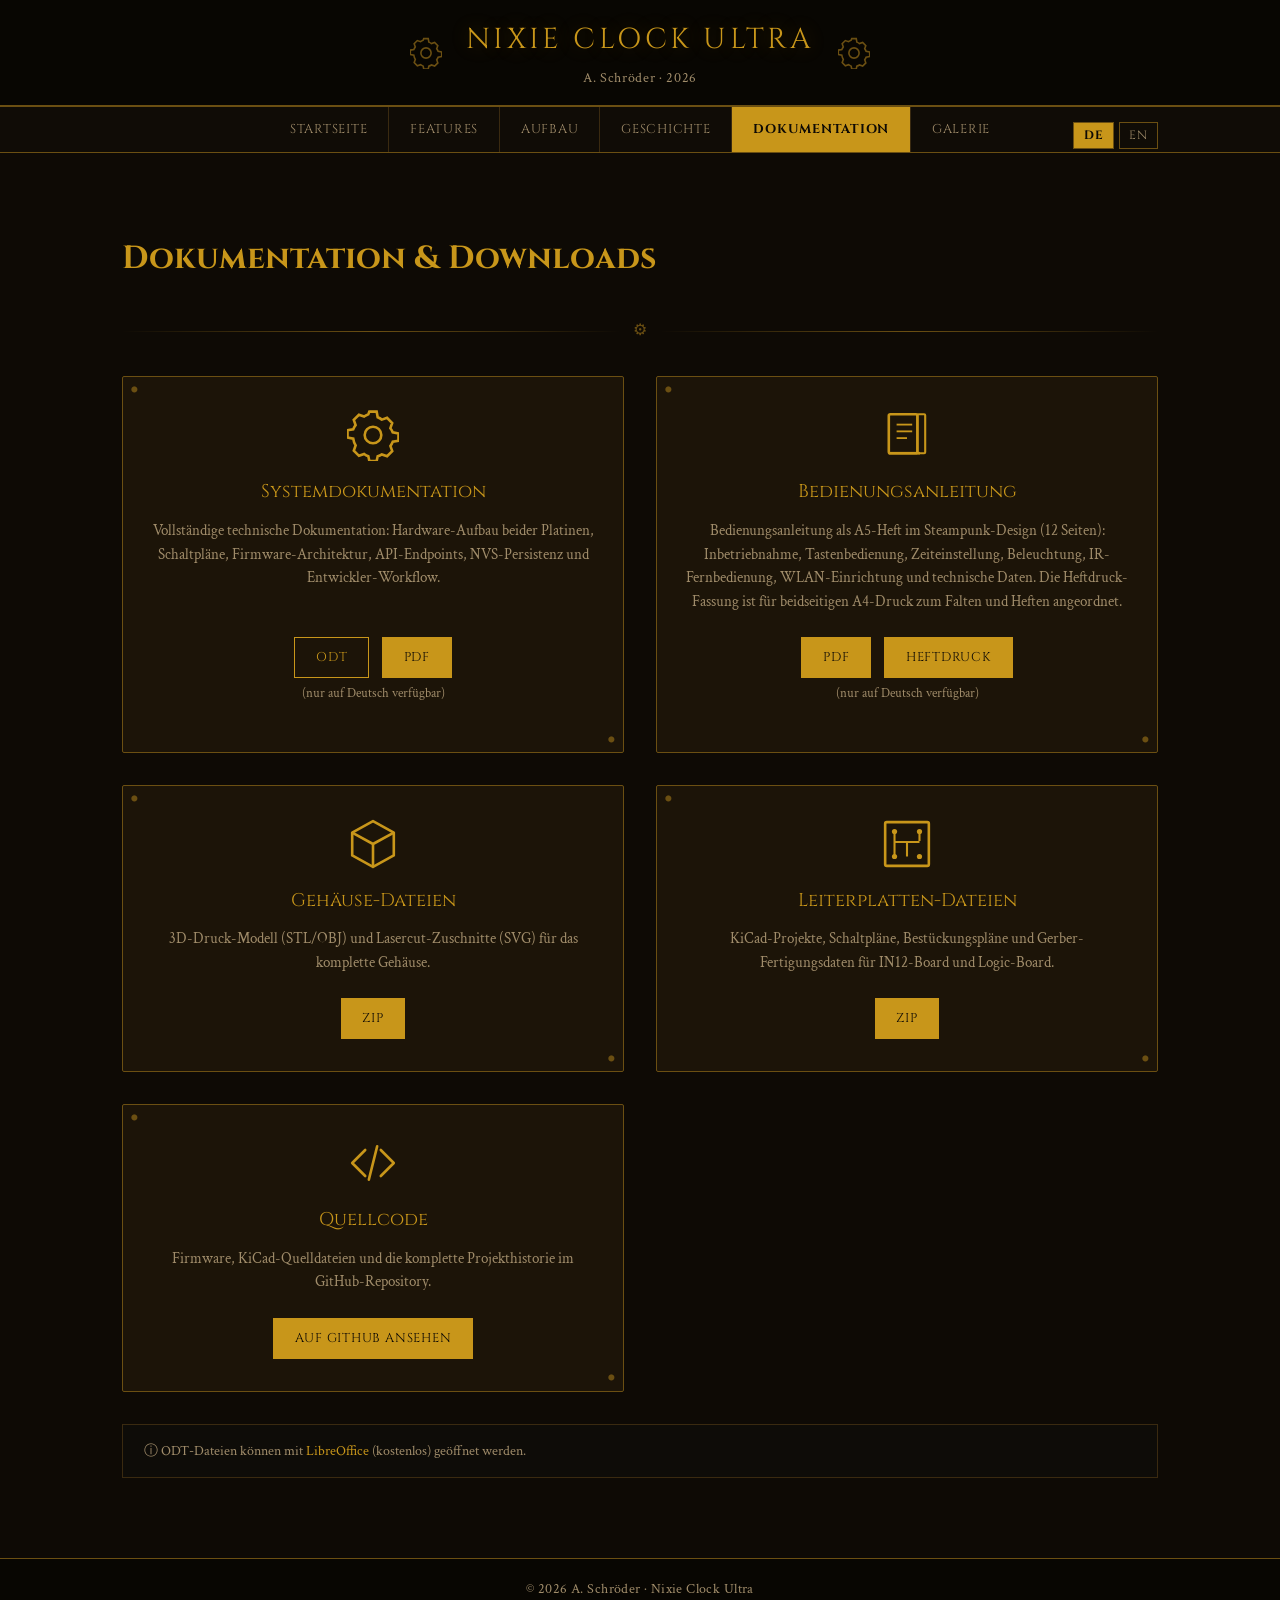
<file: docs/website/dokumentation.html>
<!DOCTYPE html>
<html lang="de">
<head>
  <meta charset="UTF-8">
  <meta name="viewport" content="width=device-width, initial-scale=1.0">
  <title>Dokumentation – Nixie Clock Ultra</title>
  <link rel="stylesheet" href="css/style.css">
</head>
<body data-page="dokumentation">
  <header id="site-header"></header>
  <nav id="site-nav"></nav>
  <main>
    <div class="container">
      <div class="page-title"><h1 data-i18n="dokumentation.h1">Dokumentation &amp; Downloads</h1></div>
      <div class="gear-divider">&#9881;</div>

      <div class="download-grid">

        <div class="download-card">
          <svg class="download-icon" viewBox="0 0 100 100" fill="none" xmlns="http://www.w3.org/2000/svg" aria-hidden="true">
            <path d="M43 5h14l2 11a34 34 0 0 1 8 4.5l10-3.5 9.9 9.9-3.5 10A34 34 0 0 1 88 45l11 2v14l-11 2a34 34 0 0 1-4.5 8l3.5 10-9.9 9.9-10-3.5A34 34 0 0 1 59 91l-2 9H43l-2-9a34 34 0 0 1-8-4.5l-10 3.5-9.9-9.9 3.5-10A34 34 0 0 1 12 57L1 55V41l11-2a34 34 0 0 1 4.5-8l-3.5-10 9.9-9.9 10 3.5A34 34 0 0 1 41 10Z" fill="none" stroke="currentColor" stroke-width="5"/>
            <circle cx="50" cy="50" r="16" fill="none" stroke="currentColor" stroke-width="5"/>
          </svg>
          <div class="download-title" data-i18n="dokumentation.systemdoku.title">Systemdokumentation</div>
          <p class="download-desc" data-i18n="dokumentation.systemdoku.desc">Vollständige technische Dokumentation: Hardware-Aufbau beider Platinen, Schaltpläne, Firmware-Architektur, API-Endpoints, NVS-Persistenz und Entwickler-Workflow.</p>
          <div class="btn-group">
            <a href="downloads/NixieClockUltra-Systemdokumentation.odt" class="btn" download>ODT</a>
            <a href="downloads/NixieClockUltra-Systemdokumentation.pdf" class="btn btn-primary" download>PDF</a>
          </div>
          <p class="pcb-caption" data-i18n="dokumentation.germanonly">(nur auf Deutsch verfügbar)</p>
        </div>

        <div class="download-card">
          <svg class="download-icon" viewBox="0 0 100 100" fill="none" xmlns="http://www.w3.org/2000/svg" aria-hidden="true">
            <rect x="15" y="10" width="55" height="75" rx="3" fill="none" stroke="currentColor" stroke-width="5"/>
            <line x1="15" y1="85" x2="75" y2="85" stroke="currentColor" stroke-width="5"/>
            <rect x="70" y="10" width="15" height="75" rx="2" fill="none" stroke="currentColor" stroke-width="4"/>
            <line x1="30" y1="30" x2="60" y2="30" stroke="currentColor" stroke-width="3.5"/>
            <line x1="30" y1="43" x2="60" y2="43" stroke="currentColor" stroke-width="3.5"/>
            <line x1="30" y1="56" x2="50" y2="56" stroke="currentColor" stroke-width="3.5"/>
          </svg>
          <div class="download-title" data-i18n="dokumentation.anleitung.title">Bedienungsanleitung</div>
          <p class="download-desc" data-i18n="dokumentation.anleitung.desc">Bedienungsanleitung als A5-Heft im Steampunk-Design (12 Seiten): Inbetriebnahme, Tastenbedienung, Zeiteinstellung, Beleuchtung, IR-Fernbedienung, WLAN-Einrichtung und technische Daten. Die Heftdruck-Fassung ist für beidseitigen A4-Druck zum Falten und Heften angeordnet.</p>
          <div class="btn-group">
            <a href="downloads/NixieClockUltra-Bedienungsanleitung.pdf" class="btn btn-primary" download>PDF</a>
            <a href="downloads/NixieClockUltra-Bedienungsanleitung-Heftdruck-A4.pdf" class="btn btn-primary" download data-i18n="dokumentation.anleitung.heft">Heftdruck</a>
          </div>
          <p class="pcb-caption" data-i18n="dokumentation.germanonly">(nur auf Deutsch verfügbar)</p>
        </div>

        <div class="download-card">
          <svg class="download-icon" viewBox="0 0 100 100" fill="none" xmlns="http://www.w3.org/2000/svg" aria-hidden="true">
            <path d="M50 6 90 28v44L50 94 10 72V28Z" fill="none" stroke="currentColor" stroke-width="5" stroke-linejoin="round"/>
            <path d="M10 28 50 50 90 28M50 50v44" stroke="currentColor" stroke-width="5" stroke-linejoin="round"/>
          </svg>
          <div class="download-title" data-i18n="dokumentation.gehaeuse.title">Gehäuse-Dateien</div>
          <p class="download-desc" data-i18n="dokumentation.gehaeuse.desc">3D-Druck-Modell (STL/OBJ) und Lasercut-Zuschnitte (SVG) für das komplette Gehäuse.</p>
          <div class="btn-group">
            <a href="downloads/NixieClockUltra-Gehäuse.zip" class="btn btn-primary" download>ZIP</a>
          </div>
        </div>

        <div class="download-card">
          <svg class="download-icon" viewBox="0 0 100 100" fill="none" xmlns="http://www.w3.org/2000/svg" aria-hidden="true">
            <rect x="8" y="8" width="84" height="84" rx="3" fill="none" stroke="currentColor" stroke-width="5"/>
            <circle cx="26" cy="26" r="5" fill="currentColor"/>
            <circle cx="74" cy="26" r="5" fill="currentColor"/>
            <circle cx="26" cy="74" r="5" fill="currentColor"/>
            <circle cx="74" cy="74" r="5" fill="currentColor"/>
            <path d="M26 26v20h48M26 46v28M74 26v18M50 46v28" stroke="currentColor" stroke-width="4"/>
          </svg>
          <div class="download-title" data-i18n="dokumentation.leiterplatten.title">Leiterplatten-Dateien</div>
          <p class="download-desc" data-i18n="dokumentation.leiterplatten.desc">KiCad-Projekte, Schaltpläne, Bestückungspläne und Gerber-Fertigungsdaten für IN12-Board und Logic-Board.</p>
          <div class="btn-group">
            <a href="downloads/NixieClockUltra-Leiterplatten.zip" class="btn btn-primary" download>ZIP</a>
          </div>
        </div>

        <div class="download-card">
          <svg class="download-icon" viewBox="0 0 100 100" fill="none" xmlns="http://www.w3.org/2000/svg" aria-hidden="true">
            <path d="M35 25 10 50l25 25M65 25l25 25-25 25M58 18 42 82" stroke="currentColor" stroke-width="5" stroke-linecap="round" stroke-linejoin="round" fill="none"/>
          </svg>
          <div class="download-title" data-i18n="dokumentation.quellcode.title">Quellcode</div>
          <p class="download-desc" data-i18n="dokumentation.quellcode.desc">Firmware, KiCad-Quelldateien und die komplette Projekthistorie im GitHub-Repository.</p>
          <div class="btn-group">
            <a href="https://github.com/broedschroed/NixieClockUltra" class="btn btn-primary" target="_blank" rel="noopener" data-i18n="dokumentation.quellcode.btn">Auf GitHub ansehen</a>
          </div>
        </div>

      </div>

      <div class="note-box" data-i18n="dokumentation.note.libreoffice">
        &#9432; ODT-Dateien können mit <a href="https://www.libreoffice.org" target="_blank" rel="noopener">LibreOffice</a> (kostenlos) geöffnet werden.
      </div>

    </div>
  </main>
  <footer id="site-footer"></footer>
  <script src="js/nav.js"></script>
  <script src="js/i18n-de.js"></script>
  <script src="js/i18n-en.js"></script>
  <script src="js/i18n.js"></script>
</body>
</html>
</file>
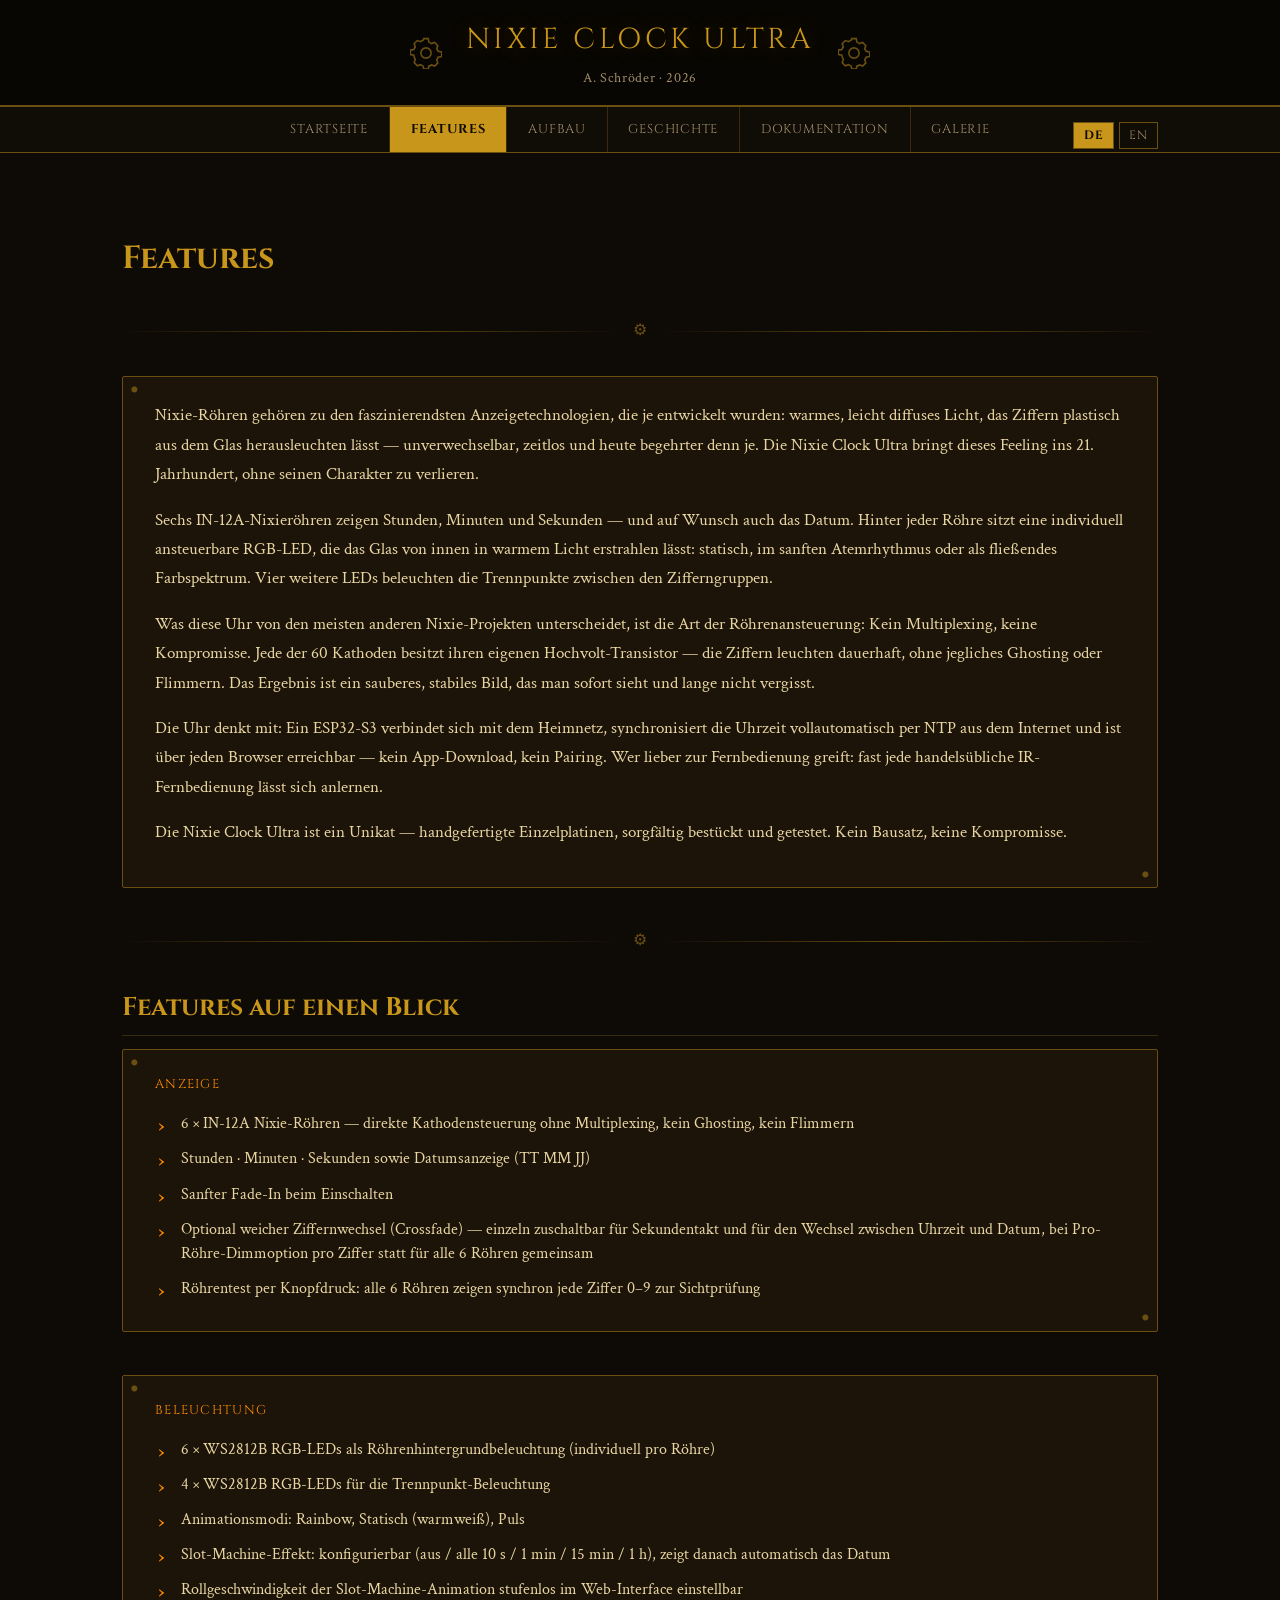
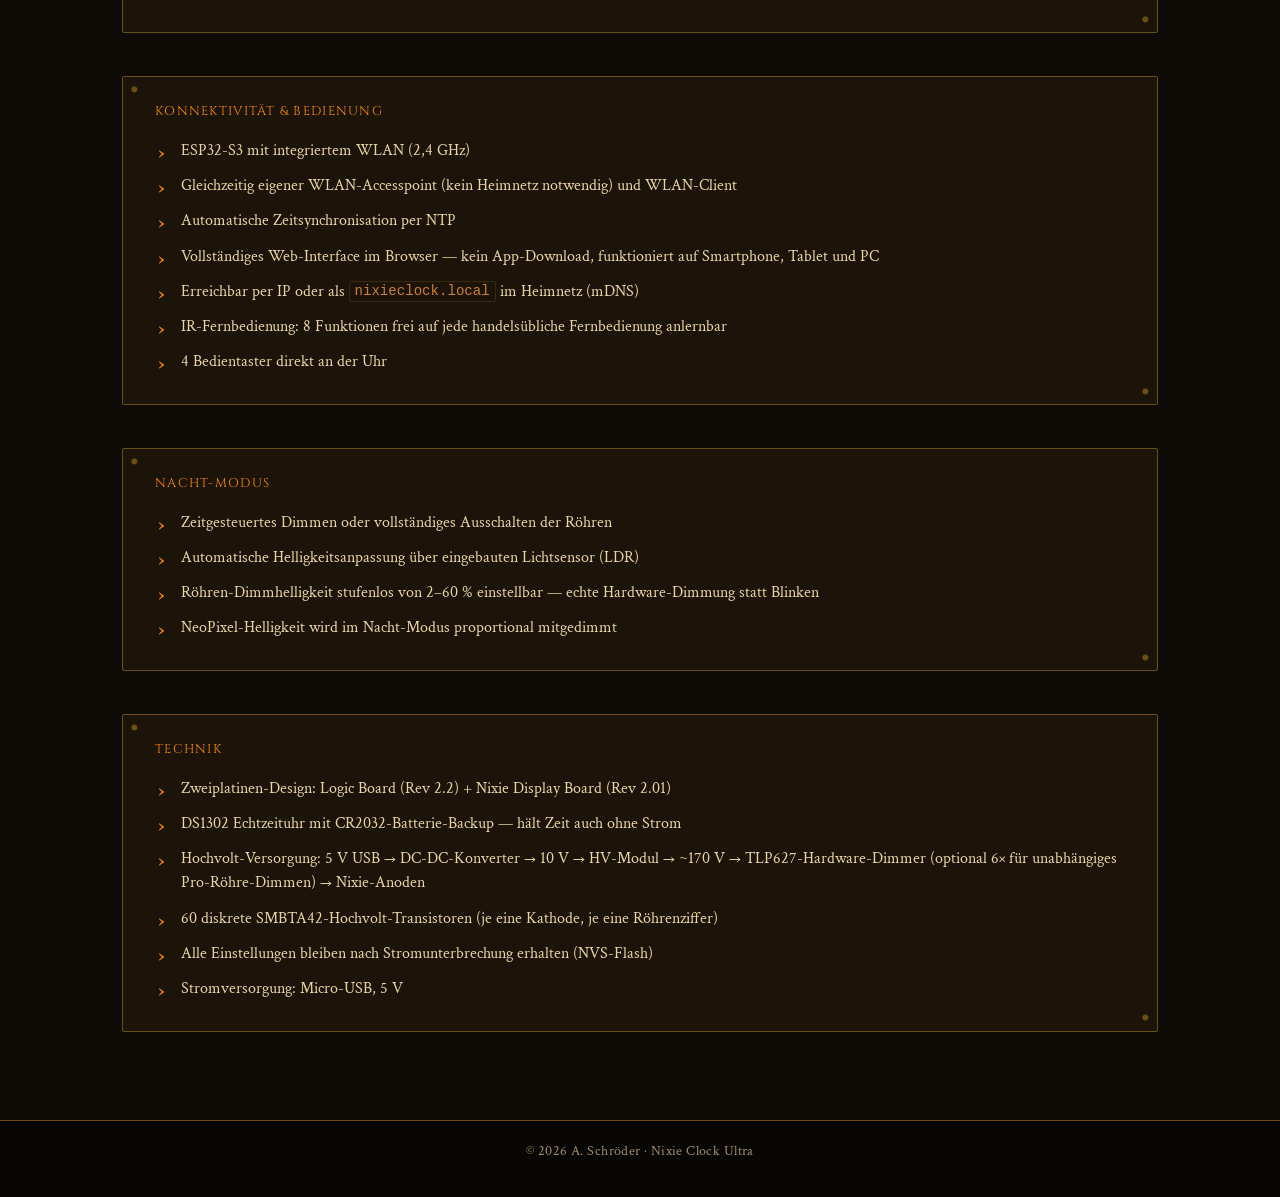
<file: docs/website/features.html>
<!DOCTYPE html>
<html lang="de">
<head>
  <meta charset="UTF-8">
  <meta name="viewport" content="width=device-width, initial-scale=1.0">
  <title>Features – Nixie Clock Ultra</title>
  <link rel="stylesheet" href="css/style.css">
</head>
<body data-page="features">
  <header id="site-header"></header>
  <nav id="site-nav"></nav>
  <main>
    <div class="container">
      <div class="page-title"><h1 data-i18n="features.h1">Features</h1></div>
      <div class="gear-divider">&#9881;</div>

      <div class="panel werbetext">
        <p data-i18n="features.werbetext.p1">Nixie-Röhren gehören zu den faszinierendsten Anzeigetechnologien, die je entwickelt wurden: warmes, leicht diffuses Licht, das Ziffern plastisch aus dem Glas herausleuchten lässt &mdash; unverwechselbar, zeitlos und heute begehrter denn je. Die Nixie Clock Ultra bringt dieses Feeling ins 21. Jahrhundert, ohne seinen Charakter zu verlieren.</p>
        <p data-i18n="features.werbetext.p2">Sechs IN-12A-Nixieröhren zeigen Stunden, Minuten und Sekunden &mdash; und auf Wunsch auch das Datum. Hinter jeder Röhre sitzt eine individuell ansteuerbare RGB-LED, die das Glas von innen in warmem Licht erstrahlen lässt: statisch, im sanften Atemrhythmus oder als fließendes Farbspektrum. Vier weitere LEDs beleuchten die Trennpunkte zwischen den Zifferngruppen.</p>
        <p data-i18n="features.werbetext.p3">Was diese Uhr von den meisten anderen Nixie-Projekten unterscheidet, ist die Art der Röhrenansteuerung: Kein Multiplexing, keine Kompromisse. Jede der 60 Kathoden besitzt ihren eigenen Hochvolt-Transistor &mdash; die Ziffern leuchten dauerhaft, ohne jegliches Ghosting oder Flimmern. Das Ergebnis ist ein sauberes, stabiles Bild, das man sofort sieht und lange nicht vergisst.</p>
        <p data-i18n="features.werbetext.p4">Die Uhr denkt mit: Ein ESP32-S3 verbindet sich mit dem Heimnetz, synchronisiert die Uhrzeit vollautomatisch per NTP aus dem Internet und ist über jeden Browser erreichbar &mdash; kein App-Download, kein Pairing. Wer lieber zur Fernbedienung greift: fast jede handelsübliche IR-Fernbedienung lässt sich anlernen.</p>
        <p data-i18n="features.werbetext.p5">Die Nixie Clock Ultra ist ein Unikat &mdash; handgefertigte Einzelplatinen, sorgfältig bestückt und getestet. Kein Bausatz, keine Kompromisse.</p>
      </div>

      <div class="gear-divider">&#9881;</div>
      <h2 data-i18n="features.h2">Features auf einen Blick</h2>

      <div class="feature-groups">

        <div class="panel">
          <div class="feature-group-label" data-i18n="features.group.anzeige">Anzeige</div>
          <ul class="feature-list">
            <li data-i18n="features.anzeige.li1">6 &times; IN-12A Nixie-Röhren &mdash; direkte Kathodensteuerung ohne Multiplexing, kein Ghosting, kein Flimmern</li>
            <li data-i18n="features.anzeige.li2">Stunden &middot; Minuten &middot; Sekunden sowie Datumsanzeige (TT MM JJ)</li>
            <li data-i18n="features.anzeige.li3">Sanfter Fade-In beim Einschalten</li>
            <li data-i18n="features.anzeige.li4">Optional weicher Ziffernwechsel (Crossfade) &mdash; einzeln zuschaltbar für Sekundentakt und für den Wechsel zwischen Uhrzeit und Datum, bei Pro-Röhre-Dimmoption pro Ziffer statt für alle 6 Röhren gemeinsam</li>
            <li data-i18n="features.anzeige.li5">Röhrentest per Knopfdruck: alle 6 Röhren zeigen synchron jede Ziffer 0&ndash;9 zur Sichtprüfung</li>
          </ul>
        </div>

        <div class="panel">
          <div class="feature-group-label" data-i18n="features.group.beleuchtung">Beleuchtung</div>
          <ul class="feature-list">
            <li data-i18n="features.beleuchtung.li1">6 &times; WS2812B RGB-LEDs als Röhrenhintergrundbeleuchtung (individuell pro Röhre)</li>
            <li data-i18n="features.beleuchtung.li2">4 &times; WS2812B RGB-LEDs für die Trennpunkt-Beleuchtung</li>
            <li data-i18n="features.beleuchtung.li3">Animationsmodi: Rainbow, Statisch (warmweiß), Puls</li>
            <li data-i18n="features.beleuchtung.li4">Slot-Machine-Effekt: konfigurierbar (aus / alle 10 s / 1 min / 15 min / 1 h), zeigt danach automatisch das Datum</li>
            <li data-i18n="features.beleuchtung.li5">Rollgeschwindigkeit der Slot-Machine-Animation stufenlos im Web-Interface einstellbar</li>
          </ul>
        </div>

        <div class="panel">
          <div class="feature-group-label" data-i18n="features.group.konnektivitaet">Konnektivität &amp; Bedienung</div>
          <ul class="feature-list">
            <li data-i18n="features.konnektivitaet.li1">ESP32-S3 mit integriertem WLAN (2,4 GHz)</li>
            <li data-i18n="features.konnektivitaet.li2">Gleichzeitig eigener WLAN-Accesspoint (kein Heimnetz notwendig) und WLAN-Client</li>
            <li data-i18n="features.konnektivitaet.li3">Automatische Zeitsynchronisation per NTP</li>
            <li data-i18n="features.konnektivitaet.li4">Vollständiges Web-Interface im Browser &mdash; kein App-Download, funktioniert auf Smartphone, Tablet und PC</li>
            <li data-i18n="features.konnektivitaet.li5">Erreichbar per IP oder als <code>nixieclock.local</code> im Heimnetz (mDNS)</li>
            <li data-i18n="features.konnektivitaet.li6">IR-Fernbedienung: 8 Funktionen frei auf jede handelsübliche Fernbedienung anlernbar</li>
            <li data-i18n="features.konnektivitaet.li7">4 Bedientaster direkt an der Uhr</li>
          </ul>
        </div>

        <div class="panel">
          <div class="feature-group-label" data-i18n="features.group.nachtmodus">Nacht-Modus</div>
          <ul class="feature-list">
            <li data-i18n="features.nachtmodus.li1">Zeitgesteuertes Dimmen oder vollständiges Ausschalten der Röhren</li>
            <li data-i18n="features.nachtmodus.li2">Automatische Helligkeitsanpassung über eingebauten Lichtsensor (LDR)</li>
            <li data-i18n="features.nachtmodus.li3">Röhren-Dimmhelligkeit stufenlos von 2&ndash;60&nbsp;% einstellbar &mdash; echte Hardware-Dimmung statt Blinken</li>
            <li data-i18n="features.nachtmodus.li4">NeoPixel-Helligkeit wird im Nacht-Modus proportional mitgedimmt</li>
          </ul>
        </div>

        <div class="panel">
          <div class="feature-group-label" data-i18n="features.group.technik">Technik</div>
          <ul class="feature-list">
            <li data-i18n="features.technik.li1">Zweiplatinen-Design: Logic Board (Rev 2.2) + Nixie Display Board (Rev 2.01)</li>
            <li data-i18n="features.technik.li2">DS1302 Echtzeituhr mit CR2032-Batterie-Backup &mdash; hält Zeit auch ohne Strom</li>
            <li data-i18n="features.technik.li3">Hochvolt-Versorgung: 5 V USB &rarr; DC-DC-Konverter &rarr; 10 V &rarr; HV-Modul &rarr; ~170 V &rarr; TLP627-Hardware-Dimmer (optional 6&times; für unabhängiges Pro-Röhre-Dimmen) &rarr; Nixie-Anoden</li>
            <li data-i18n="features.technik.li4">60 diskrete SMBTA42-Hochvolt-Transistoren (je eine Kathode, je eine Röhrenziffer)</li>
            <li data-i18n="features.technik.li5">Alle Einstellungen bleiben nach Stromunterbrechung erhalten (NVS-Flash)</li>
            <li data-i18n="features.technik.li6">Stromversorgung: Micro-USB, 5 V</li>
          </ul>
        </div>

      </div>
    </div>
  </main>
  <footer id="site-footer"></footer>
  <script src="js/nav.js"></script>
  <script src="js/i18n-de.js"></script>
  <script src="js/i18n-en.js"></script>
  <script src="js/i18n.js"></script>
</body>
</html>
</file>
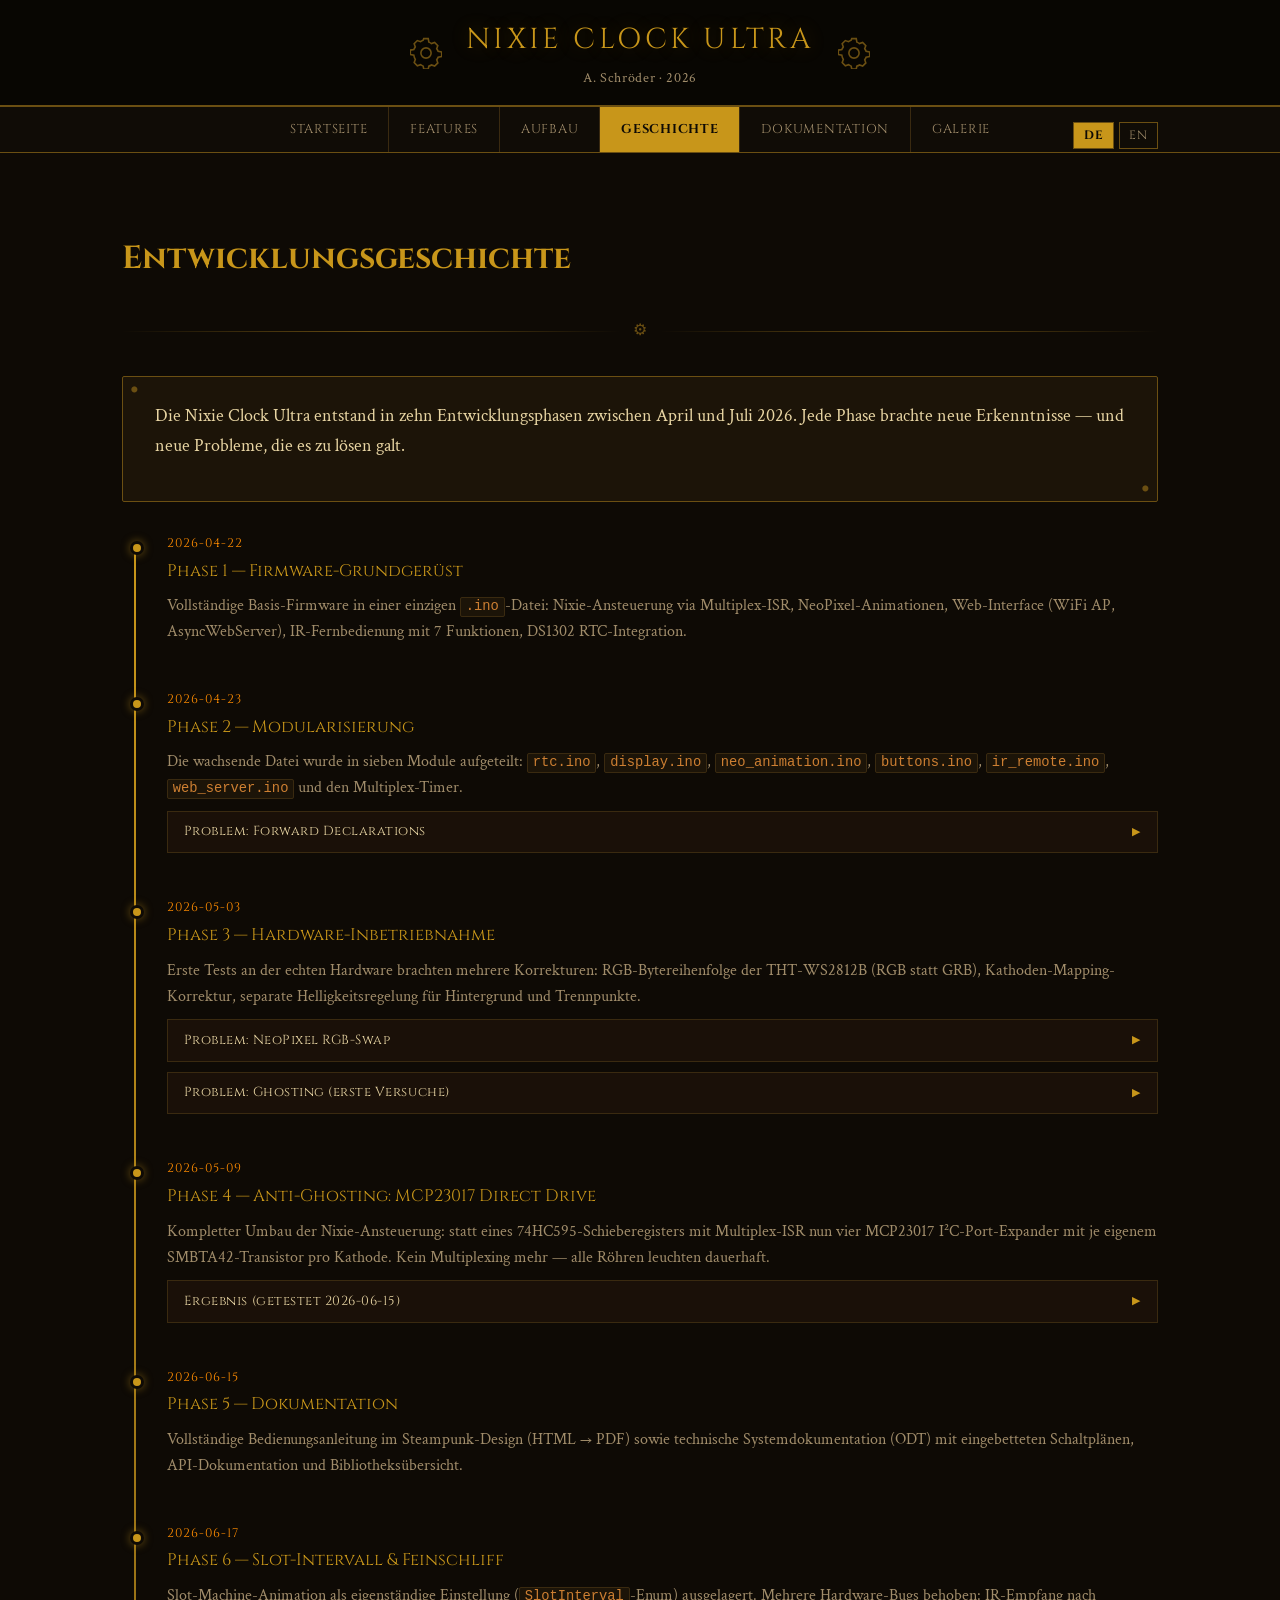
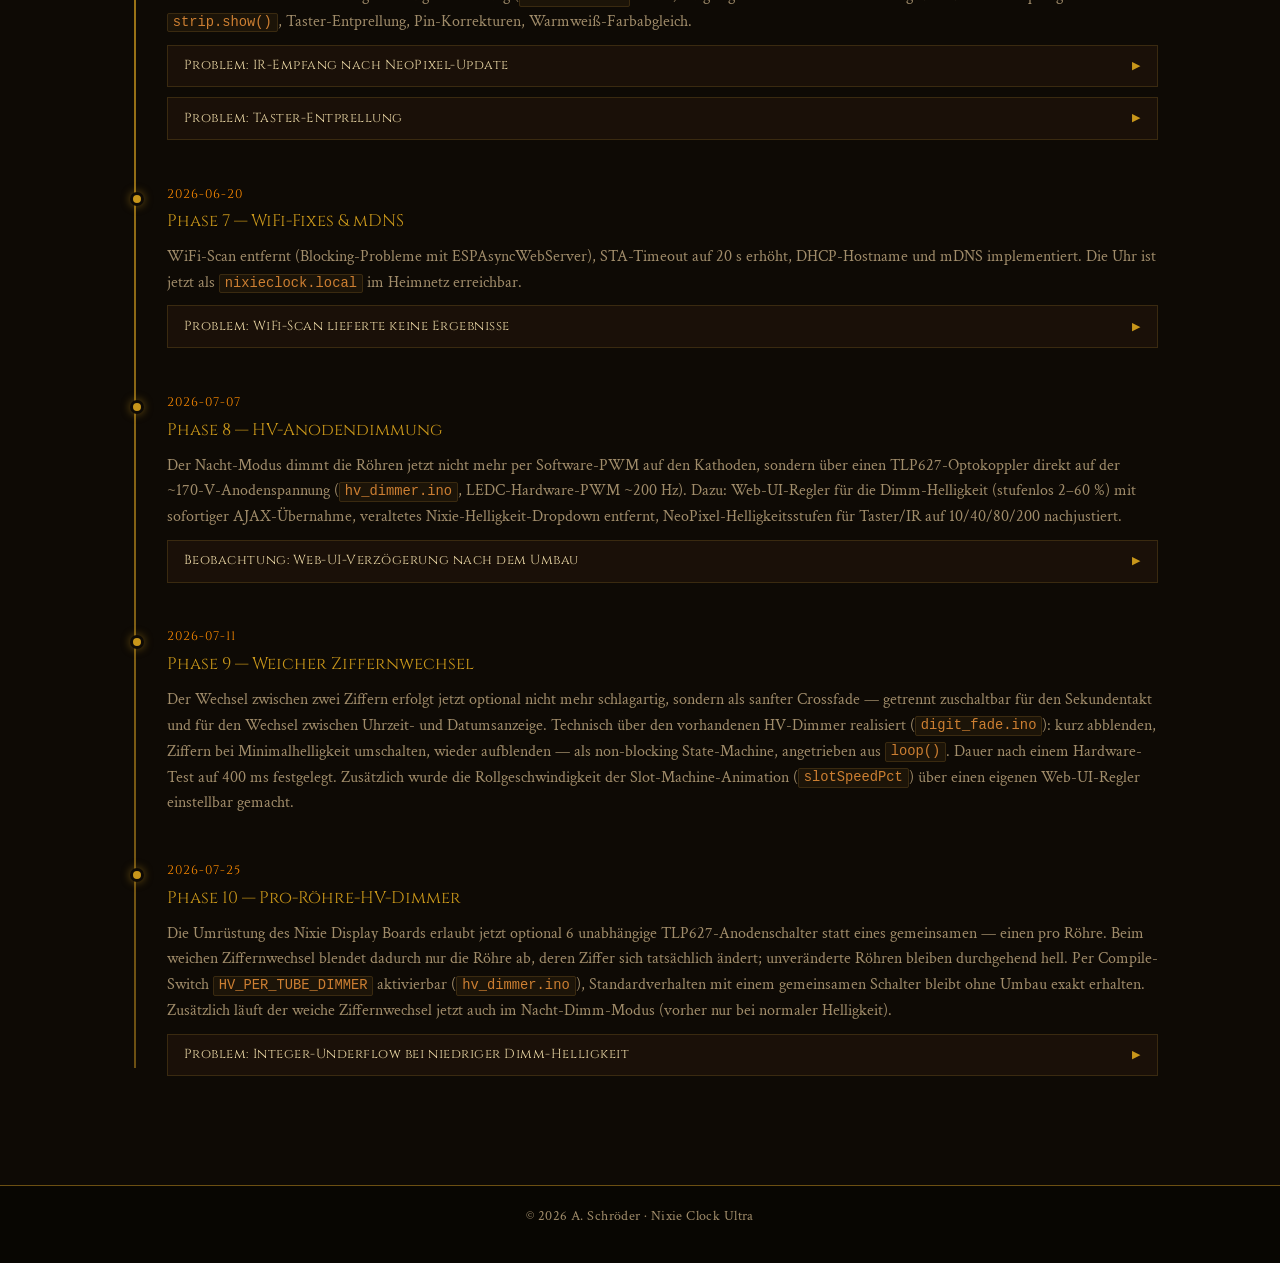
<file: docs/website/geschichte.html>
<!DOCTYPE html>
<html lang="de">
<head>
  <meta charset="UTF-8">
  <meta name="viewport" content="width=device-width, initial-scale=1.0">
  <title>Geschichte – Nixie Clock Ultra</title>
  <link rel="stylesheet" href="css/style.css">
</head>
<body data-page="geschichte">
  <header id="site-header"></header>
  <nav id="site-nav"></nav>
  <main>
    <div class="container">
      <div class="page-title"><h1 data-i18n="geschichte.h1">Entwicklungsgeschichte</h1></div>
      <div class="gear-divider">&#9881;</div>
      <div class="panel">
        <p data-i18n="geschichte.intro">Die Nixie Clock Ultra entstand in zehn Entwicklungsphasen zwischen April und Juli 2026. Jede Phase brachte neue Erkenntnisse &mdash; und neue Probleme, die es zu lösen galt.</p>
      </div>

      <div class="timeline">

        <div class="timeline-item">
          <div class="timeline-date">2026-04-22</div>
          <div class="timeline-title" data-i18n="geschichte.phase1.title">Phase 1 &mdash; Firmware-Grundgerüst</div>
          <div class="timeline-body">
            <p data-i18n="geschichte.phase1.body">Vollständige Basis-Firmware in einer einzigen <code>.ino</code>-Datei: Nixie-Ansteuerung via Multiplex-ISR, NeoPixel-Animationen, Web-Interface (WiFi AP, AsyncWebServer), IR-Fernbedienung mit 7 Funktionen, DS1302 RTC-Integration.</p>
          </div>
        </div>

        <div class="timeline-item">
          <div class="timeline-date">2026-04-23</div>
          <div class="timeline-title" data-i18n="geschichte.phase2.title">Phase 2 &mdash; Modularisierung</div>
          <div class="timeline-body">
            <p data-i18n="geschichte.phase2.body">Die wachsende Datei wurde in sieben Module aufgeteilt: <code>rtc.ino</code>, <code>display.ino</code>, <code>neo_animation.ino</code>, <code>buttons.ino</code>, <code>ir_remote.ino</code>, <code>web_server.ino</code> und den Multiplex-Timer.</p>
            <div class="akkordeon">
              <input type="checkbox" id="acc-1">
              <label class="akkordeon-label" for="acc-1"><span data-i18n="geschichte.acc1.label">Problem: Forward Declarations</span> <span class="akkordeon-arrow">&#9654;</span></label>
              <div class="akkordeon-content" data-i18n="geschichte.acc1.content">Der Arduino-Präprozessor erkennt Forward Declarations für <code>IRAM_ATTR</code>-Funktionen und Web-Server-Callbacks nicht automatisch. Lösung: Forward Declarations manuell in <code>NixieClockUltra.ino</code> ergänzt.</div>
            </div>
          </div>
        </div>

        <div class="timeline-item">
          <div class="timeline-date">2026-05-03</div>
          <div class="timeline-title" data-i18n="geschichte.phase3.title">Phase 3 &mdash; Hardware-Inbetriebnahme</div>
          <div class="timeline-body">
            <p data-i18n="geschichte.phase3.body">Erste Tests an der echten Hardware brachten mehrere Korrekturen: RGB-Bytereihenfolge der THT-WS2812B (RGB statt GRB), Kathoden-Mapping-Korrektur, separate Helligkeitsregelung für Hintergrund und Trennpunkte.</p>
            <div class="akkordeon">
              <input type="checkbox" id="acc-2">
              <label class="akkordeon-label" for="acc-2"><span data-i18n="geschichte.acc2.label">Problem: NeoPixel RGB-Swap</span> <span class="akkordeon-arrow">&#9654;</span></label>
              <div class="akkordeon-content" data-i18n="geschichte.acc2.content">Die 4 Trennpunkt-LEDs (THT WS2812B YF923) zeigten falsche Farben. Ursache: THT-Variante verwendet RGB-Bytereihenfolge statt GRB wie die SMD-Version. Lösung: <code>rgbSwap</code> für Pixel 6&ndash;9 in <code>neo_animation.ino</code>.</div>
            </div>
            <div class="akkordeon">
              <input type="checkbox" id="acc-3">
              <label class="akkordeon-label" for="acc-3"><span data-i18n="geschichte.acc3.label">Problem: Ghosting (erste Versuche)</span> <span class="akkordeon-arrow">&#9654;</span></label>
              <div class="akkordeon-content" data-i18n="geschichte.acc3.content">Nixie-Röhren zeigten Geisterziffern durch den Multiplex-Betrieb. Zwei Versuche: (1) Anode vor Kathode schalten &mdash; kein Erfolg. (2) Blank-Phase verlängern &mdash; reduziert, aber nicht beseitigt. Strukturelle Lösung erst in Phase 4.</div>
            </div>
          </div>
        </div>

        <div class="timeline-item">
          <div class="timeline-date">2026-05-09</div>
          <div class="timeline-title" data-i18n="geschichte.phase4.title">Phase 4 &mdash; Anti-Ghosting: MCP23017 Direct Drive</div>
          <div class="timeline-body">
            <p data-i18n="geschichte.phase4.body">Kompletter Umbau der Nixie-Ansteuerung: statt eines 74HC595-Schieberegisters mit Multiplex-ISR nun vier MCP23017 I²C-Port-Expander mit je eigenem SMBTA42-Transistor pro Kathode. Kein Multiplexing mehr &mdash; alle Röhren leuchten dauerhaft.</p>
            <div class="akkordeon">
              <input type="checkbox" id="acc-4">
              <label class="akkordeon-label" for="acc-4"><span data-i18n="geschichte.acc4.label">Ergebnis (getestet 2026-06-15)</span> <span class="akkordeon-arrow">&#9654;</span></label>
              <div class="akkordeon-content" data-i18n="geschichte.acc4.content">Ghosting vollständig beseitigt. Die direkte Ansteuerung via MCP23017 löst das Problem strukturell: Da keine Kathode mehr gemeinsam genutzt wird, gibt es keine Übersprecher zwischen den Röhren.</div>
            </div>
          </div>
        </div>

        <div class="timeline-item">
          <div class="timeline-date">2026-06-15</div>
          <div class="timeline-title" data-i18n="geschichte.phase5.title">Phase 5 &mdash; Dokumentation</div>
          <div class="timeline-body">
            <p data-i18n="geschichte.phase5.body">Vollständige Bedienungsanleitung im Steampunk-Design (HTML &rarr; PDF) sowie technische Systemdokumentation (ODT) mit eingebetteten Schaltplänen, API-Dokumentation und Bibliotheksübersicht.</p>
          </div>
        </div>

        <div class="timeline-item">
          <div class="timeline-date">2026-06-17</div>
          <div class="timeline-title" data-i18n="geschichte.phase6.title">Phase 6 &mdash; Slot-Intervall &amp; Feinschliff</div>
          <div class="timeline-body">
            <p data-i18n="geschichte.phase6.body">Slot-Machine-Animation als eigenständige Einstellung (<code>SlotInterval</code>-Enum) ausgelagert. Mehrere Hardware-Bugs behoben: IR-Empfang nach <code>strip.show()</code>, Taster-Entprellung, Pin-Korrekturen, Warmweiß-Farbabgleich.</p>
            <div class="akkordeon">
              <input type="checkbox" id="acc-5">
              <label class="akkordeon-label" for="acc-5"><span data-i18n="geschichte.acc5.label">Problem: IR-Empfang nach NeoPixel-Update</span> <span class="akkordeon-arrow">&#9654;</span></label>
              <div class="akkordeon-content" data-i18n="geschichte.acc5.content">IR-Codes wurden nach <code>strip.show()</code> nicht mehr empfangen. Ursache: <code>irrecv.pause()/resume()</code> um <code>strip.show()</code> resettete den RMT-Empfänger alle 20 ms. Lösung: pause/resume vollständig entfernt. Auf dem ESP32-S3 sind RMT-TX (NeoPixel) und RMT-RX (IR) unabhängige Kanäle &mdash; kein Konflikt.</div>
            </div>
            <div class="akkordeon">
              <input type="checkbox" id="acc-6">
              <label class="akkordeon-label" for="acc-6"><span data-i18n="geschichte.acc6.label">Problem: Taster-Entprellung</span> <span class="akkordeon-arrow">&#9654;</span></label>
              <div class="akkordeon-content" data-i18n="geschichte.acc6.content"><code>pressed</code> wurde nie <code>true</code>. Ursache: Logikfehler in der Button-FSM &mdash; das <code>debounced</code>-Flag wurde nie gesetzt, weil die Bedingung <code>lastState == HIGH</code> innerhalb des Debounce-Fensters niemals zutraf. Lösung: <code>Button</code>-Struct um <code>debounced</code>-Flag erweitert.</div>
            </div>
          </div>
        </div>

        <div class="timeline-item">
          <div class="timeline-date">2026-06-20</div>
          <div class="timeline-title" data-i18n="geschichte.phase7.title">Phase 7 &mdash; WiFi-Fixes &amp; mDNS</div>
          <div class="timeline-body">
            <p data-i18n="geschichte.phase7.body">WiFi-Scan entfernt (Blocking-Probleme mit ESPAsyncWebServer), STA-Timeout auf 20 s erhöht, DHCP-Hostname und mDNS implementiert. Die Uhr ist jetzt als <code>nixieclock.local</code> im Heimnetz erreichbar.</p>
            <div class="akkordeon">
              <input type="checkbox" id="acc-7">
              <label class="akkordeon-label" for="acc-7"><span data-i18n="geschichte.acc7.label">Problem: WiFi-Scan lieferte keine Ergebnisse</span> <span class="akkordeon-arrow">&#9654;</span></label>
              <div class="akkordeon-content" data-i18n="geschichte.acc7.content">Zwei Ursachen: (1) <code>WiFi.mode(WIFI_AP)</code> deaktiviert das STA-Radio &mdash; kein Scan möglich. (2) Synchroner <code>scanNetworks()</code>-Aufruf im ESPAsyncWebServer-Handler blockiert den LWIP/WiFi-Task. Lösung: Scan-Funktion vollständig entfernt, SSID wird manuell eingegeben.</div>
            </div>
          </div>
        </div>

        <div class="timeline-item">
          <div class="timeline-date">2026-07-07</div>
          <div class="timeline-title" data-i18n="geschichte.phase8.title">Phase 8 &mdash; HV-Anodendimmung</div>
          <div class="timeline-body">
            <p data-i18n="geschichte.phase8.body">Der Nacht-Modus dimmt die Röhren jetzt nicht mehr per Software-PWM auf den Kathoden, sondern über einen TLP627-Optokoppler direkt auf der ~170-V-Anodenspannung (<code>hv_dimmer.ino</code>, LEDC-Hardware-PWM ~200 Hz). Dazu: Web-UI-Regler für die Dimm-Helligkeit (stufenlos 2&ndash;60&nbsp;%) mit sofortiger AJAX-Übernahme, veraltetes Nixie-Helligkeit-Dropdown entfernt, NeoPixel-Helligkeitsstufen für Taster/IR auf 10/40/80/200 nachjustiert.</p>
            <div class="akkordeon">
              <input type="checkbox" id="acc-8">
              <label class="akkordeon-label" for="acc-8"><span data-i18n="geschichte.acc8.label">Beobachtung: Web-UI-Verzögerung nach dem Umbau</span> <span class="akkordeon-arrow">&#9654;</span></label>
              <div class="akkordeon-content" data-i18n="geschichte.acc8.content">Nach dem Umbau wirkte die Web-UI sowohl im AP- als auch im WLAN-Modus spürbar verzögert. Erste Hypothese: Das Schalten der vollen Anodenlast mit 200 Hz koppelt Störungen in den WLAN-Funkteil ein. Berechtigter Einwand: Sowohl beim alten Kathoden-Software-PWM als auch beim neuen Anoden-Hardware-PWM wird pro leuchtender Ziffer dieselbe Strommenge geschaltet &mdash; die Störquelle wäre also nicht grundsätzlich neu. Bei einem erneuten Test trat die Verzögerung nicht mehr auf; mangels Reproduzierbarkeit bleibt die genaue Ursache ungeklärt.</div>
            </div>
          </div>
        </div>

        <div class="timeline-item">
          <div class="timeline-date">2026-07-11</div>
          <div class="timeline-title" data-i18n="geschichte.phase9.title">Phase 9 &mdash; Weicher Ziffernwechsel</div>
          <div class="timeline-body">
            <p data-i18n="geschichte.phase9.body">Der Wechsel zwischen zwei Ziffern erfolgt jetzt optional nicht mehr schlagartig, sondern als sanfter Crossfade &mdash; getrennt zuschaltbar für den Sekundentakt und für den Wechsel zwischen Uhrzeit- und Datumsanzeige. Technisch über den vorhandenen HV-Dimmer realisiert (<code>digit_fade.ino</code>): kurz abblenden, Ziffern bei Minimalhelligkeit umschalten, wieder aufblenden &mdash; als non-blocking State-Machine, angetrieben aus <code>loop()</code>. Dauer nach einem Hardware-Test auf 400&nbsp;ms festgelegt. Zusätzlich wurde die Rollgeschwindigkeit der Slot-Machine-Animation (<code>slotSpeedPct</code>) über einen eigenen Web-UI-Regler einstellbar gemacht.</p>
          </div>
        </div>

        <div class="timeline-item">
          <div class="timeline-date">2026-07-25</div>
          <div class="timeline-title" data-i18n="geschichte.phase10.title">Phase 10 &mdash; Pro-Röhre-HV-Dimmer</div>
          <div class="timeline-body">
            <p data-i18n="geschichte.phase10.body">Die Umrüstung des Nixie Display Boards erlaubt jetzt optional 6 unabhängige TLP627-Anodenschalter statt eines gemeinsamen &mdash; einen pro Röhre. Beim weichen Ziffernwechsel blendet dadurch nur die Röhre ab, deren Ziffer sich tatsächlich ändert; unveränderte Röhren bleiben durchgehend hell. Per Compile-Switch <code>HV_PER_TUBE_DIMMER</code> aktivierbar (<code>hv_dimmer.ino</code>), Standardverhalten mit einem gemeinsamen Schalter bleibt ohne Umbau exakt erhalten. Zusätzlich läuft der weiche Ziffernwechsel jetzt auch im Nacht-Dimm-Modus (vorher nur bei normaler Helligkeit).</p>
            <div class="akkordeon">
              <input type="checkbox" id="acc-9">
              <label class="akkordeon-label" for="acc-9"><span data-i18n="geschichte.acc9.label">Problem: Integer-Underflow bei niedriger Dimm-Helligkeit</span> <span class="akkordeon-arrow">&#9654;</span></label>
              <div class="akkordeon-content" data-i18n="geschichte.acc9.content">Bei sehr niedriger Nacht-Dimm-Helligkeit (&le;5&nbsp;%) unterlief eine <code>uint8_t</code>-Subtraktion in der Fade-Berechnung und lieferte statt einer gleichmäßigen Rampe zufällig springende Helligkeitswerte. Ursache: vorzeichenlose Ganzzahl-Subtraktion mit negativem Zwischenergebnis. Lösung: Mindest-Dimm-Wert proportional zur Ziel-Helligkeit berechnet, plus defensive Begrenzung in der Fade-Funktion.</div>
            </div>
          </div>
        </div>

      </div><!-- /timeline -->
    </div>
  </main>
  <footer id="site-footer"></footer>
  <script src="js/nav.js"></script>
  <script src="js/i18n-de.js"></script>
  <script src="js/i18n-en.js"></script>
  <script src="js/i18n.js"></script>
</body>
</html>
</file>
<file: docs/website/css/style.css>
/* === Google Fonts === */
@import url('https://fonts.googleapis.com/css2?family=Cinzel:wght@400;700&family=Crimson+Text:ital,wght@0,400;0,600;1,400&display=swap');

/* === Custom Properties === */
:root {
  --bg-base:        #0e0a05;
  --bg-panel:       #1c1408;
  --bg-panel-hover: #241a0a;
  --text-primary:   #e8d5a3;
  --text-muted:     #a08c6a;
  --accent-gold:    #c8961a;
  --accent-copper:  #cd7f32;
  --accent-nixie:   #ff8c00;
  --border-dim:     #3a2a10;
  --border-gold:    #6b4f12;
}

/* === Reset === */
*, *::before, *::after { box-sizing: border-box; margin: 0; padding: 0; }
html { scroll-behavior: smooth; }
body {
  background: var(--bg-base);
  color: var(--text-primary);
  font-family: 'Crimson Text', Georgia, serif;
  font-size: 18px;
  line-height: 1.65;
}

/* === Typografie === */
h1, h2, h3 { font-family: 'Cinzel', 'Times New Roman', serif; color: var(--accent-gold); }
h1 { font-size: 2.2rem; margin-bottom: 1rem; }
h2 { font-size: 1.6rem; margin: 2rem 0 0.8rem; border-bottom: 1px solid var(--border-dim); padding-bottom: 0.4rem; }
h3 { font-size: 1.15rem; margin: 1.2rem 0 0.4rem; color: var(--accent-copper); }
p { margin-bottom: 1rem; }
a { color: var(--accent-gold); text-decoration: none; }
a:hover { color: var(--accent-nixie); }
strong { color: var(--accent-copper); font-weight: 600; }

/* === Layout === */
.container { max-width: 1100px; margin: 0 auto; padding: 0 2rem; }
main { padding: 2.5rem 0 4rem; }

/* === Header === */
#site-header {
  background: #080602;
  border-bottom: 2px solid var(--border-gold);
  padding: 1rem 0;
}
.header-inner {
  display: flex;
  align-items: center;
  justify-content: center;
  gap: 1.5rem;
}
.header-text { text-align: center; }
.site-title {
  font-family: 'Cinzel', serif;
  font-size: 1.8rem;
  color: var(--accent-gold);
  letter-spacing: 0.12em;
  text-shadow: 0 0 20px rgba(200,150,26,0.3);
}
.site-subtitle {
  font-size: 0.85rem;
  color: var(--text-muted);
  letter-spacing: 0.05em;
  margin-top: 0.2rem;
}

/* === Navigation === */
#site-nav {
  background: #100c06;
  border-bottom: 1px solid var(--border-gold);
  position: sticky;
  top: 0;
  z-index: 100;
}
.nav-inner {
  display: flex;
  justify-content: center;
  flex-wrap: wrap;
}
.nav-inner a {
  display: block;
  padding: 0.75rem 1.3rem;
  font-family: 'Cinzel', serif;
  font-size: 0.8rem;
  letter-spacing: 0.06em;
  text-transform: uppercase;
  color: var(--text-muted);
  border-right: 1px solid var(--border-dim);
  transition: background 0.2s, color 0.2s;
}
.nav-inner a:last-child { border-right: none; }
.nav-inner a:hover {
  background: var(--bg-panel-hover);
  color: var(--accent-copper);
}
.nav-inner a.active {
  background: var(--accent-gold);
  color: #0e0a05;
  font-weight: 700;
}
.nav-toggle {
  display: none;
  background: none;
  border: 1px solid var(--border-gold);
  color: var(--accent-gold);
  padding: 0.4rem 0.9rem;
  font-size: 1.3rem;
  cursor: pointer;
  margin: 0.5rem auto;
}

/* === Gear Divider === */
.gear-divider {
  display: flex;
  align-items: center;
  gap: 0.8rem;
  margin: 2rem 0;
  color: var(--border-gold);
  font-size: 1rem;
}
.gear-divider::before,
.gear-divider::after {
  content: '';
  flex: 1;
  height: 1px;
  background: linear-gradient(to right, transparent, var(--border-gold), transparent);
}

/* === Panel === */
.panel {
  background: var(--bg-panel);
  border: 1px solid var(--border-gold);
  border-radius: 2px;
  padding: 1.5rem 2rem;
  margin-bottom: 1.5rem;
  position: relative;
}
.panel::before { content: '⬤'; color: var(--border-gold); font-size: 0.35rem; position: absolute; top: 0.5rem; left: 0.5rem; }
.panel::after  { content: '⬤'; color: var(--border-gold); font-size: 0.35rem; position: absolute; bottom: 0.5rem; right: 0.5rem; }

/* === Buttons === */
.btn {
  display: inline-block;
  padding: 0.55rem 1.3rem;
  font-family: 'Cinzel', serif;
  font-size: 0.8rem;
  letter-spacing: 0.06em;
  text-transform: uppercase;
  border: 1px solid var(--accent-gold);
  color: var(--accent-gold);
  background: transparent;
  cursor: pointer;
  transition: all 0.2s;
  text-decoration: none;
}
.btn:hover {
  background: var(--accent-gold);
  color: var(--bg-base);
  box-shadow: 0 0 14px rgba(200,150,26,0.35);
}
.btn-primary {
  background: var(--accent-gold);
  color: var(--bg-base);
}
.btn-primary:hover {
  background: var(--accent-copper);
  border-color: var(--accent-copper);
  color: var(--bg-base);
}
.btn-group { display: flex; gap: 0.8rem; flex-wrap: wrap; }

/* === Warning / Note Box === */
.warning-box {
  background: #1a0d0a;
  border-left: 3px solid var(--accent-nixie);
  padding: 1rem 1.5rem;
  margin: 1rem 0;
  font-size: 0.95rem;
}
.warning-box strong { color: var(--accent-nixie); }
.note-box {
  background: #0e0c08;
  border: 1px solid var(--border-dim);
  padding: 0.9rem 1.3rem;
  margin: 1rem 0;
  color: var(--text-muted);
  font-size: 0.9rem;
}

/* === Page Title === */
.page-title { padding: 2.5rem 0 0; }
.page-title h1 { font-size: 2rem; }

/* === Footer === */
#site-footer {
  background: #080602;
  border-top: 1px solid var(--border-gold);
  padding: 1.2rem 0;
  text-align: center;
}
.footer-text { font-size: 0.85rem; color: var(--text-muted); letter-spacing: 0.03em; }

/* ===== STARTSEITE ===== */
.hero {
  position: relative;
  height: 70vh;
  min-height: 420px;
  display: flex;
  align-items: center;
  justify-content: center;
  overflow: hidden;
}
.hero-bg {
  position: absolute;
  inset: 0;
  background-size: cover;
  background-position: center;
  background-color: #1a1008;
}
.hero-overlay {
  position: absolute;
  inset: 0;
  background: linear-gradient(to bottom, rgba(8,6,2,0.35) 0%, rgba(8,6,2,0.75) 100%);
}
.hero-content {
  position: relative;
  text-align: center;
  padding: 2rem;
  max-width: 700px;
}
.hero-title {
  font-family: 'Cinzel', serif;
  font-size: 3.5rem;
  color: var(--accent-gold);
  letter-spacing: 0.15em;
  text-shadow: 0 0 40px rgba(200,150,26,0.55);
  margin-bottom: 0.5rem;
}
.hero-tagline {
  font-style: italic;
  font-size: 1.4rem;
  color: var(--accent-copper);
  margin-bottom: 1.8rem;
}
.highlight-grid {
  display: grid;
  grid-template-columns: repeat(3, 1fr);
  gap: 1.5rem;
  margin: 2.5rem 0;
}
.highlight-card h3 { color: var(--accent-nixie); margin-top: 0; }
.highlight-card p { color: var(--text-muted); font-size: 0.95rem; margin-bottom: 0; }
.teaser-section { font-size: 1.05rem; }
.teaser-section p:last-child { margin-bottom: 0; }

/* === Responsive === */
@media (max-width: 768px) {
  body { font-size: 16px; }
  .site-title { font-size: 1.3rem; }
  main { padding: 1.5rem 0 3rem; }
  .container { padding: 0 1rem; }
  .nav-toggle { display: block; }
  .nav-inner { display: none; flex-direction: column; }
  .nav-inner.open { display: flex; }
  .nav-inner a { border-right: none; border-bottom: 1px solid var(--border-dim); text-align: center; padding: 0.9rem; }
  h1 { font-size: 1.7rem; }
  h2 { font-size: 1.3rem; }
  .panel { padding: 1rem 1.2rem; }
  .hero { height: 50vh; }
  .hero-title { font-size: 2rem; letter-spacing: 0.08em; }
  .hero-tagline { font-size: 1.1rem; }
  .highlight-grid { grid-template-columns: 1fr; }
}

/* ===== AUFBAU ===== */
.two-col {
  display: grid;
  grid-template-columns: 1fr 1fr;
  gap: 2rem;
  align-items: start;
  margin-bottom: 2rem;
}
.two-col-text h3 { margin-top: 0; }
.pcb-thumbs { display: flex; flex-direction: column; gap: 0.8rem; }
.pcb-thumb {
  width: 100%;
  border: 1px solid var(--border-gold);
  cursor: pointer;
  display: block;
  transition: border-color 0.2s, box-shadow 0.2s;
}
.pcb-thumb:hover {
  border-color: var(--accent-copper);
  box-shadow: 0 0 10px rgba(205,127,50,0.3);
}
.pcb-caption {
  font-size: 0.8rem;
  color: var(--text-muted);
  text-align: center;
  margin-top: 0.3rem;
}
.voltage-diagram {
  background: var(--bg-panel);
  border: 1px solid var(--border-gold);
  border-radius: 2px;
  padding: 2rem;
  text-align: center;
  margin: 1.5rem 0;
  overflow-x: auto;
}
@media (max-width: 768px) {
  .two-col { grid-template-columns: 1fr; }
}

/* ===== FEATURES ===== */
.werbetext { font-size: 1.05rem; line-height: 1.75; margin-bottom: 2.5rem; }
.feature-groups { display: flex; flex-direction: column; gap: 1.2rem; }
.feature-group-label {
  font-family: 'Cinzel', serif;
  font-size: 0.8rem;
  text-transform: uppercase;
  letter-spacing: 0.1em;
  color: var(--accent-nixie);
  margin-bottom: 0.7rem;
}
.feature-list { list-style: none; padding: 0; margin: 0; }
.feature-list li {
  padding: 0.35rem 0 0.35rem 1.6rem;
  position: relative;
  color: var(--text-primary);
  font-size: 1rem;
  line-height: 1.5;
}
.feature-list li::before {
  content: '\203A';
  color: var(--accent-nixie);
  position: absolute;
  left: 0.2rem;
  font-size: 1.3rem;
  line-height: 1.3;
  font-weight: bold;
}

/* ===== GESCHICHTE ===== */
.timeline {
  position: relative;
  padding-left: 2.8rem;
  margin: 2rem 0;
}
.timeline::before {
  content: '';
  position: absolute;
  left: 0.75rem;
  top: 0.5rem;
  bottom: 0.5rem;
  width: 2px;
  background: linear-gradient(to bottom, var(--accent-gold), var(--border-gold));
}
.timeline-item {
  position: relative;
  margin-bottom: 2.8rem;
}
.timeline-item::before {
  content: '';
  position: absolute;
  left: -2.3rem;
  top: 0.45rem;
  width: 14px;
  height: 14px;
  border-radius: 50%;
  background: var(--accent-gold);
  border: 3px solid var(--bg-base);
  box-shadow: 0 0 8px rgba(200,150,26,0.5);
}
.timeline-date {
  font-family: 'Cinzel', serif;
  font-size: 0.78rem;
  letter-spacing: 0.08em;
  color: var(--accent-nixie);
  margin-bottom: 0.2rem;
  text-transform: uppercase;
}
.timeline-title {
  font-family: 'Cinzel', serif;
  font-size: 1.05rem;
  color: var(--accent-gold);
  margin-bottom: 0.5rem;
}
.timeline-body { font-size: 0.98rem; color: var(--text-muted); }
.timeline-body p { margin-bottom: 0.5rem; }

/* CSS-only Akkordeon */
.akkordeon { margin-top: 0.6rem; }
.akkordeon input[type="checkbox"] { display: none; }
.akkordeon-label {
  display: flex;
  justify-content: space-between;
  align-items: center;
  cursor: pointer;
  padding: 0.6rem 1rem;
  background: #1a1008;
  border: 1px solid var(--border-dim);
  color: var(--text-primary);
  font-family: 'Cinzel', serif;
  font-size: 0.82rem;
  letter-spacing: 0.04em;
  margin-top: 0.4rem;
  user-select: none;
  transition: background 0.15s;
}
.akkordeon-label:hover { background: var(--bg-panel-hover); }
.akkordeon-arrow {
  color: var(--accent-gold);
  font-size: 0.7rem;
  transition: transform 0.2s;
  display: inline-block;
}
.akkordeon input:checked + .akkordeon-label .akkordeon-arrow { transform: rotate(90deg); }
.akkordeon-content {
  display: none;
  padding: 0.9rem 1rem;
  border: 1px solid var(--border-dim);
  border-top: none;
  background: var(--bg-panel);
  font-size: 0.95rem;
  color: var(--text-muted);
  line-height: 1.6;
}
.akkordeon input:checked ~ .akkordeon-content { display: block; }

/* ===== DOKUMENTATION ===== */
.download-grid {
  display: grid;
  grid-template-columns: 1fr 1fr;
  gap: 2rem;
  margin: 2rem 0;
}
.download-card {
  background: var(--bg-panel);
  border: 1px solid var(--border-gold);
  border-radius: 2px;
  padding: 2rem 1.8rem;
  text-align: center;
  position: relative;
  display: flex;
  flex-direction: column;
  align-items: center;
}
.download-card::before { content: '⬤'; color: var(--border-gold); font-size: 0.35rem; position: absolute; top: 0.5rem; left: 0.5rem; }
.download-card::after  { content: '⬤'; color: var(--border-gold); font-size: 0.35rem; position: absolute; bottom: 0.5rem; right: 0.5rem; }
.download-icon { width: 52px; height: 52px; margin-bottom: 1rem; color: var(--accent-gold); }
.download-title {
  font-family: 'Cinzel', serif;
  font-size: 1.15rem;
  color: var(--accent-gold);
  margin-bottom: 0.7rem;
}
.download-desc {
  font-size: 0.95rem;
  color: var(--text-muted);
  margin-bottom: 1.5rem;
  line-height: 1.55;
  flex: 1;
}
@media (max-width: 768px) { .download-grid { grid-template-columns: 1fr; } }

/* ===== GALERIE ===== */
.gallery-grid {
  columns: 3;
  column-gap: 1rem;
  margin: 2rem 0;
}
.gallery-item {
  break-inside: avoid;
  margin-bottom: 1rem;
  cursor: pointer;
  display: block;
}
.gallery-item img,
.gallery-item video {
  width: 100%;
  display: block;
  border: 2px solid var(--border-gold);
  transition: border-color 0.2s, box-shadow 0.2s;
}
.gallery-item:hover img {
  border-color: var(--accent-copper);
  box-shadow: 0 0 14px rgba(205,127,50,0.35);
}
.gallery-item.gallery-video {
  cursor: default;
}
.gallery-caption {
  display: block;
  padding: 0.4rem 0.1rem 0;
  font-size: 0.85rem;
  color: var(--text-muted);
  text-align: center;
}
/* Lightbox */
.lightbox {
  display: none;
  flex-direction: column;
  position: fixed;
  inset: 0;
  background: rgba(0,0,0,0.93);
  z-index: 1000;
  align-items: center;
  justify-content: center;
}
.lightbox.open { display: flex; }
.lightbox-caption {
  max-width: 90vw;
  margin-top: 0.8rem;
  color: var(--accent-gold);
  text-align: center;
  font-size: 0.95rem;
}
.lightbox-img {
  max-width: 90vw;
  max-height: 88vh;
  object-fit: contain;
  border: 1px solid var(--border-gold);
  display: block;
}
.lightbox-close {
  position: absolute;
  top: 1rem;
  right: 1.5rem;
  font-size: 2.2rem;
  color: var(--accent-gold);
  cursor: pointer;
  background: none;
  border: none;
  line-height: 1;
  padding: 0.2rem 0.5rem;
}
.lightbox-close:hover { color: var(--accent-nixie); }
.lightbox-prev,
.lightbox-next {
  position: absolute;
  top: 50%;
  transform: translateY(-50%);
  font-size: 1.8rem;
  color: var(--accent-gold);
  cursor: pointer;
  background: rgba(14,10,5,0.75);
  border: 1px solid var(--border-gold);
  padding: 0.6rem 0.9rem;
  line-height: 1;
  transition: background 0.2s;
}
.lightbox-prev:hover,
.lightbox-next:hover { background: rgba(200,150,26,0.15); }
.lightbox-prev { left: 1rem; }
.lightbox-next { right: 1rem; }
@media (max-width: 1024px) { .gallery-grid { columns: 2; } }
@media (max-width: 600px)  { .gallery-grid { columns: 1; } }

/* === Code === */
code {
  font-family: 'Courier New', Courier, monospace;
  background: var(--bg-panel);
  color: var(--accent-copper);
  padding: 0.1em 0.35em;
  border: 1px solid var(--border-dim);
  border-radius: 2px;
  font-size: 0.88em;
}

/* ===== SPRACHUMSCHALTER ===== */
#site-nav .container {
  position: relative;
}
.lang-switch {
  position: absolute;
  right: 2rem;
  top: 0.9rem;
  display: flex;
  gap: 0.3rem;
}
.lang-switch button {
  background: none;
  border: 1px solid var(--border-gold);
  color: var(--text-muted);
  font-family: 'Cinzel', serif;
  font-size: 0.75rem;
  letter-spacing: 0.05em;
  padding: 0.3rem 0.6rem;
  cursor: pointer;
  transition: background 0.2s, color 0.2s;
}
.lang-switch button:hover {
  background: var(--bg-panel-hover);
  color: var(--accent-copper);
}
.lang-switch button.active {
  background: var(--accent-gold);
  color: #0e0a05;
  font-weight: 700;
}
@media (max-width: 768px) {
  .lang-switch { right: 1rem; top: 0.7rem; }
}
</file>
